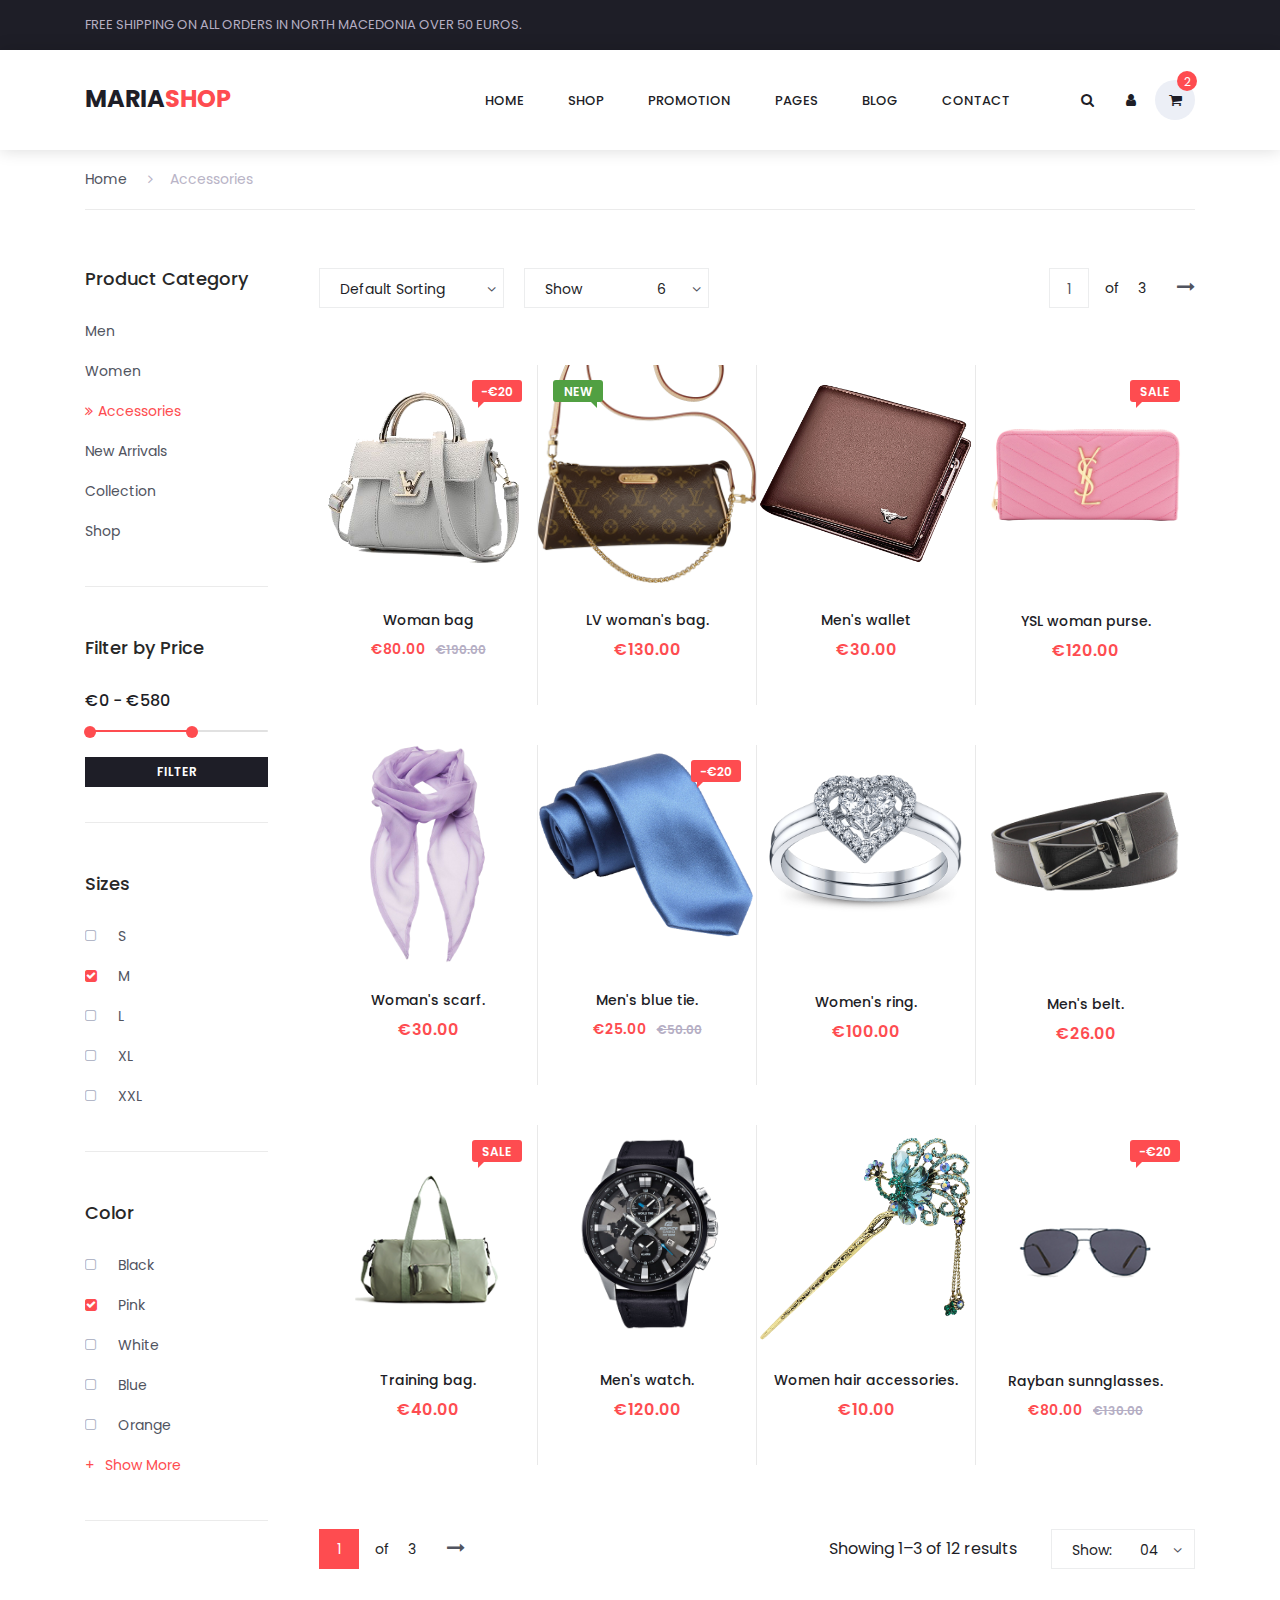
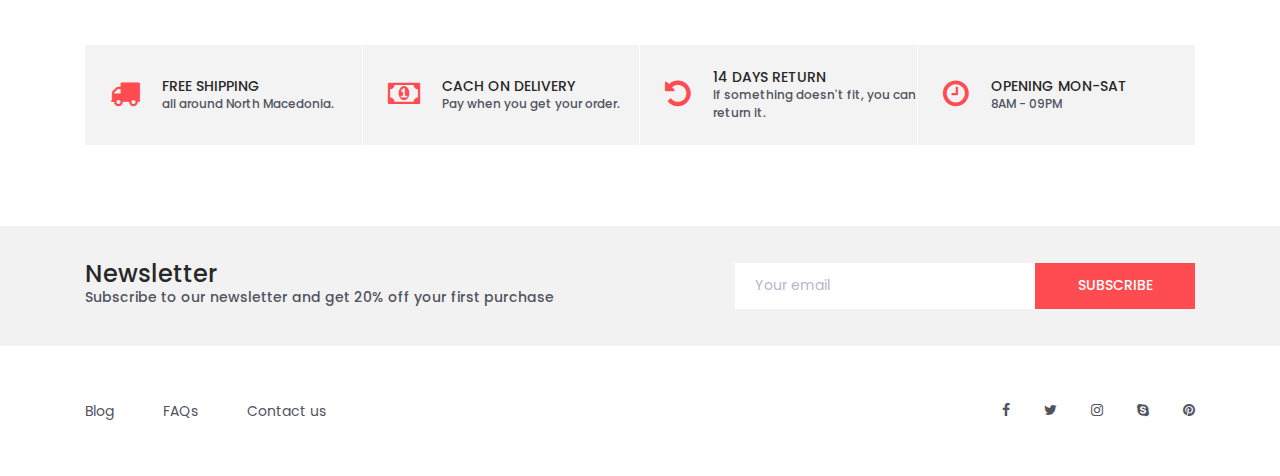
<file: accesories.html>
<!DOCTYPE html>
<html lang="en">
<head>
<title>MARIA Shop Categories</title>
<meta charset="utf-8">
<meta name="viewport" content="width=device-width, initial-scale=1">
<link rel="stylesheet" type="text/css" href="styles/bootstrap4/bootstrap.min.css">
<link href="plugins/font-awesome-4.7.0/css/font-awesome.min.css" rel="stylesheet" type="text/css">
<link rel="stylesheet" type="text/css" href="plugins/OwlCarousel2-2.2.1/owl.carousel.css">
<link rel="stylesheet" type="text/css" href="plugins/OwlCarousel2-2.2.1/owl.theme.default.css">
<link rel="stylesheet" type="text/css" href="plugins/OwlCarousel2-2.2.1/animate.css">
<link rel="stylesheet" type="text/css" href="plugins/jquery-ui-1.12.1.custom/jquery-ui.css">
<link rel="stylesheet" type="text/css" href="styles/categories_styles.css">
<link rel="stylesheet" type="text/css" href="styles/categories_responsive.css">
</head>

<body>

<div class="super_container">

	<!-- Header -->

	<header class="header trans_300">

		<!-- Top Navigation -->

		<div class="top_nav">
			<div class="container">
				<div class="row">
					<div class="col-md-6">
						<div class="top_nav_left">free shipping on all orders in North Macedonia over 50 euros.</div>
					</div>
				</div>
			</div>
		</div>

		<!-- Main Navigation -->

		<div class="main_nav_container">
			<div class="container">
				<div class="row">
					<div class="col-lg-12 text-right">
						<div class="logo_container">
							<a href="index.html">Maria<span>shop</span></a>
						</div>
						<nav class="navbar">
							<ul class="navbar_menu">
								<li><a href="index.html">home</a></li>
								<li><a href="#">shop</a></li>
								<li><a href="#">promotion</a></li>
								<li><a href="#">pages</a></li>
								<li><a href="#">blog</a></li>
								<li><a href="contact.html">contact</a></li>
							</ul>
							<ul class="navbar_user">
								<li><a href="#"><i class="fa fa-search" aria-hidden="true"></i></a></li>
								<li><a href="#"><i class="fa fa-user" aria-hidden="true"></i></a></li>
								<li class="checkout">
									<a href="#">
										<i class="fa fa-shopping-cart" aria-hidden="true"></i>
										<span id="checkout_items" class="checkout_items">2</span>
									</a>
								</li>
							</ul>
							<div class="hamburger_container">
								<i class="fa fa-bars" aria-hidden="true"></i>
							</div>
						</nav>
					</div>
				</div>
			</div>
		</div>

	</header>

	<div class="fs_menu_overlay"></div>

	<!-- Hamburger Menu -->

	<div class="hamburger_menu">
		<div class="hamburger_close"><i class="fa fa-times" aria-hidden="true"></i></div>
		<div class="hamburger_menu_content text-right">
			<ul class="menu_top_nav">
				<li class="menu_item"><a href="index.html">home</a></li>
				<li class="menu_item"><a href="#">shop</a></li>
				<li class="menu_item"><a href="#">promotion</a></li>
				<li class="menu_item"><a href="#">pages</a></li>
				<li class="menu_item"><a href="#">blog</a></li>
				<li class="menu_item"><a href="contact.html">contact</a></li>
			</ul>
		</div>
	</div>

	<div class="container product_section_container">
		<div class="row">
			<div class="col product_section clearfix">

				<!-- Breadcrumbs -->

				<div class="breadcrumbs d-flex flex-row align-items-center">
					<ul>
						<li><a href="index.html">Home</a></li>
						<li class="active"><a href="accesories.html"><i class="fa fa-angle-right" aria-hidden="true"></i>Accessories</a></li>
					</ul>
				</div>

				<!-- Sidebar -->

				<div class="sidebar">
					<div class="sidebar_section">
						<div class="sidebar_title">
							<h5>Product Category</h5>
						</div>
						<ul class="sidebar_categories"> 
							<li><a href="menCat.html">Men</a></li>
							<li><a href="womenCat.html">Women</a></li>
							<li class="active"><a href="accesories.html"><span><i class="fa fa-angle-double-right" aria-hidden="true"></i></span>Accessories</a></li>
							<li><a href="#">New Arrivals</a></li>
							<li><a href="#">Collection</a></li>
							<li><a href="#">Shop</a></li>
						</ul>
					</div>

					<!-- Price Range Filtering -->
					<div class="sidebar_section">
						<div class="sidebar_title">
							<h5>Filter by Price</h5>
						</div>
						<p>
							<input type="text" id="amount" readonly style="border:0; color:#f6931f; font-weight:bold;">
						</p>
						<div id="slider-range"></div>
						<div class="filter_button"><span>filter</span></div>
					</div>

					<!-- Sizes -->
					<div class="sidebar_section">
						<div class="sidebar_title">
							<h5>Sizes</h5>
						</div>
						<ul class="checkboxes">
							<li><i class="fa fa-square-o" aria-hidden="true"></i><span>S</span></li>
							<li class="active"><i class="fa fa-square" aria-hidden="true"></i><span>M</span></li>
							<li><i class="fa fa-square-o" aria-hidden="true"></i><span>L</span></li>
							<li><i class="fa fa-square-o" aria-hidden="true"></i><span>XL</span></li>
							<li><i class="fa fa-square-o" aria-hidden="true"></i><span>XXL</span></li>
						</ul>
					</div>

					<!-- Color -->
					<div class="sidebar_section">
						<div class="sidebar_title">
							<h5>Color</h5>
						</div>
						<ul class="checkboxes">
							<li><i class="fa fa-square-o" aria-hidden="true"></i><span>Black</span></li>
							<li class="active"><i class="fa fa-square" aria-hidden="true"></i><span>Pink</span></li>
							<li><i class="fa fa-square-o" aria-hidden="true"></i><span>White</span></li>
							<li><i class="fa fa-square-o" aria-hidden="true"></i><span>Blue</span></li>
							<li><i class="fa fa-square-o" aria-hidden="true"></i><span>Orange</span></li>
							<li><i class="fa fa-square-o" aria-hidden="true"></i><span>Gray</span></li>
							<li><i class="fa fa-square-o" aria-hidden="true"></i><span>Purple</span></li>
							<li><i class="fa fa-square-o" aria-hidden="true"></i><span>Yellow</span></li>
							<li><i class="fa fa-square-o" aria-hidden="true"></i><span>Begue</span></li>
							<li><i class="fa fa-square-o" aria-hidden="true"></i><span>Coral</span></li>
							<li><i class="fa fa-square-o" aria-hidden="true"></i><span>Neavy</span></li>
						</ul>
						<div class="show_more">
							<span><span>+</span>Show More</span>
						</div>
					</div>

				</div>

				<!-- Main Content -->

				<div class="main_content">

					<!-- Products -->

					<div class="products_iso">
						<div class="row">
							<div class="col">

								<!-- Product Sorting -->

								<div class="product_sorting_container product_sorting_container_top">
									<ul class="product_sorting">
										<li>
											<span class="type_sorting_text">Default Sorting</span>
											<i class="fa fa-angle-down"></i>
											<ul class="sorting_type">
												<li class="type_sorting_btn" data-isotope-option='{ "sortBy": "original-order" }'><span>Default Sorting</span></li>
												<li class="type_sorting_btn" data-isotope-option='{ "sortBy": "price" }'><span>Price</span></li>
												<li class="type_sorting_btn" data-isotope-option='{ "sortBy": "name" }'><span>Product Name</span></li>
											</ul>
										</li>
										<li>
											<span>Show</span>
											<span class="num_sorting_text">6</span>
											<i class="fa fa-angle-down"></i>
											<ul class="sorting_num">
												<li class="num_sorting_btn"><span>6</span></li>
												<li class="num_sorting_btn"><span>12</span></li>
												<li class="num_sorting_btn"><span>24</span></li>
											</ul>
										</li>
									</ul>
									<div class="pages d-flex flex-row align-items-center">
										<div class="page_current">
											<span>1</span>
											<ul class="page_selection">
												<li><a href="#">1</a></li>
												<li><a href="#">2</a></li>
												<li><a href="#">3</a></li>
											</ul>
										</div>
										<div class="page_total"><span>of</span> 3</div>
										<div id="next_page" class="page_next"><a href="#"><i class="fa fa-long-arrow-right" aria-hidden="true"></i></a></div>
									</div>

								</div>

								<!-- Product Grid -->

								<div class="product-grid">

									<!-- Product 1 -->

									<div class="product-item woman accessories">
										<div class="product discount product_filter">
											<div class="product_image">
												<img src="images/handBag.png" alt="">
											</div>
											<div class="favorite favorite_left"></div>
											<div class="product_bubble product_bubble_right product_bubble_red d-flex flex-column align-items-center"><span>-€20</span></div>
											<div class="product_info">
												<h6 class="product_name"><a href="single.html">Woman bag</a></h6>
												<div class="product_price">€80.00<span>€190.00</span></div>
											</div>
										</div>
										<div class="red_button add_to_cart_button"><a href="#">add to cart</a></div>
									</div>

									<!-- Product 2 -->

									<div class="product-item woman accessories">
										<div class="product product_filter">
											<div class="product_image">
												<img src="images/handbagLV.png" alt="">
											</div>
											<div class="favorite"></div>
											<div class="product_bubble product_bubble_left product_bubble_green d-flex flex-column align-items-center"><span>new</span></div>
											<div class="product_info">
												<h6 class="product_name"><a href="single.html">LV woman's bag.</a></h6>
												<div class="product_price">€130.00</div>
											</div>
										</div>
										<div class="red_button add_to_cart_button"><a href="#">add to cart</a></div>
									</div>

									<!-- Product 3 -->

									<div class="product-item men accessories">
										<div class="product product_filter">
											<div class="product_image">
												<img src="images/walletMen.png" alt="">
											</div>
											<div class="favorite"></div>
											<div class="product_info">
												<h6 class="product_name"><a href="single.html">Men's wallet</a></h6>
												<div class="product_price">€30.00</div>
											</div>
										</div>
										<div class="red_button add_to_cart_button"><a href="#">add to cart</a></div>
									</div>

									<!-- Product 4 -->

									<div class="product-item women accessories">
										<div class="product product_filter">
											<div class="product_image">
												<img src="images/YSLpurse.png" alt="">
											</div>
											<div class="product_bubble product_bubble_right product_bubble_red d-flex flex-column align-items-center"><span>sale</span></div>
											<div class="favorite favorite_left"></div>
											<div class="product_info">
												<h6 class="product_name"><a href="single.html">YSL woman purse.</a></h6>
												<div class="product_price">€120.00</div>
											</div>
										</div>
										<div class="red_button add_to_cart_button"><a href="#">add to cart</a></div>
									</div>

									<!-- Product 5 -->

									<div class="product-item women accessories">
										<div class="product product_filter">
											<div class="product_image">
												<img src="images/scarfWoman.png" alt="">
											</div>
											<div class="favorite"></div>
											<div class="product_info">
												<h6 class="product_name"><a href="single.html">Woman's scarf.</a></h6>
												<div class="product_price">€30.00</div>
											</div>
										</div>
										<div class="red_button add_to_cart_button"><a href="#">add to cart</a></div>
									</div>

									<!-- Product 6 -->

									<div class="product-item men accessories">
										<div class="product discount product_filter">
											<div class="product_image">
												<img src="images/menTie.png" alt="">
											</div>
											<div class="favorite favorite_left"></div>
											<div class="product_bubble product_bubble_right product_bubble_red d-flex flex-column align-items-center"><span>-€20</span></div>
											<div class="product_info">
												<h6 class="product_name"><a href="single.html">Men's blue tie.</a></h6>
												<div class="product_price">€25.00<span>€50.00</span></div>
											</div>
										</div>
										<div class="red_button add_to_cart_button"><a href="#">add to cart</a></div>
									</div>

									<!-- Product 7 -->

									<div class="product-item women accessories">
										<div class="product product_filter">
											<div class="product_image">
												<img src="images/ring.png" alt="">
											</div>
											<div class="favorite"></div>
											<div class="product_info">
												<h6 class="product_name"><a href="single.html"><br> Women's ring.</a></h6>
												<div class="product_price">€100.00</div>
											</div>
										</div>
										<div class="red_button add_to_cart_button"><a href="#">add to cart</a></div>
									</div>

									<!-- Product 8 -->

									<div class="product-item men accessories">
										<div class="product product_filter">
											<div class="product_image">
												<img src="images/menBelt.png" alt="">
											</div>
											<div class="favorite"></div>
											<div class="product_info">
												<h6 class="product_name"><a href="single.html"><br><br><br>  Men's belt.</a></h6>
												<div class="product_price">€26.00</div>
											</div>
										</div>
										<div class="red_button add_to_cart_button"><a href="#">add to cart</a></div>
									</div>

									<!-- Product 9 -->

									<div class="product-item women accessories">
										<div class="product product_filter">
											<div class="product_image">
												<img src="images/product_4.png" alt="">
											</div>
											<div class="product_bubble product_bubble_right product_bubble_red d-flex flex-column align-items-center"><span>sale</span></div>
											<div class="favorite favorite_left"></div>
											<div class="product_info">
												<h6 class="product_name"><a href="single.html">Training bag.</a></h6>
												<div class="product_price">€40.00</div>
											</div>
										</div>
										<div class="red_button add_to_cart_button"><a href="#">add to cart</a></div>
									</div>

									<!-- Product 10 -->

									<div class="product-item men accessories">
										<div class="product product_filter">
											<div class="product_image">
												<img src="images/menWatch.png" alt="">
											</div>
											<div class="favorite"></div>
											<div class="product_info">
												<h6 class="product_name"><a href="single.html"> Men's watch.</a></h6>
												<div class="product_price">€120.00</div>
											</div>
										</div>
										<div class="red_button add_to_cart_button"><a href="#">add to cart</a></div>
									</div>

									<!-- Product 11 -->

									<div class="product-item women accessories">
										<div class="product product_filter">
											<div class="product_image">
												<img src="images/hairaccessories.png" alt="">
											</div>
											<div class="favorite"></div>
											<div class="product_info">
												<h6 class="product_name"><a href="single.html">  Women hair accessories.</a></h6>
												<div class="product_price">€10.00</div>
											</div>
										</div>
										<div class="red_button add_to_cart_button"><a href="#">add to cart</a></div>
									</div>

									<!-- Product 12 -->

									<div class="product-item accessories">
										<div class="product discount product_filter">
											<div class="product_image">
												<img src="images/product_6.png" alt="">
											</div>
											<div class="favorite favorite_left"></div>
											<div class="product_bubble product_bubble_right product_bubble_red d-flex flex-column align-items-center"><span>-€20</span></div>
											<div class="product_info">
												<h6 class="product_name"><a href="single.html"> Rayban sunnglasses.</a></h6>
												<div class="product_price">€80.00<span>€130.00</span></div>
											</div>
										</div>
										<div class="red_button add_to_cart_button"><a href="#">add to cart</a></div>
									</div>
								</div>

								<!-- Product Sorting -->

								<div class="product_sorting_container product_sorting_container_bottom clearfix">
									<ul class="product_sorting">
										<li>
											<span>Show:</span>
											<span class="num_sorting_text">04</span>
											<i class="fa fa-angle-down"></i>
											<ul class="sorting_num">
												<li class="num_sorting_btn"><span>01</span></li>
												<li class="num_sorting_btn"><span>02</span></li>
												<li class="num_sorting_btn"><span>03</span></li>
												<li class="num_sorting_btn"><span>04</span></li>
											</ul>
										</li>
									</ul>
									<span class="showing_results">Showing 1–3 of 12 results</span>
									<div class="pages d-flex flex-row align-items-center">
										<div class="page_current">
											<span>1</span>
											<ul class="page_selection">
												<li><a href="#">1</a></li>
												<li><a href="#">2</a></li>
												<li><a href="#">3</a></li>
											</ul>
										</div>
										<div class="page_total"><span>of</span> 3</div>
										<div id="next_page_1" class="page_next"><a href="#"><i class="fa fa-long-arrow-right" aria-hidden="true"></i></a></div>
									</div>

								</div>

							</div>
						</div>
					</div>
				</div>
			</div>
		</div>
	</div>

	<!-- Benefit -->

	<div class="benefit">
		<div class="container">
			<div class="row benefit_row">
				<div class="col-lg-3 benefit_col">
					<div class="benefit_item d-flex flex-row align-items-center">
						<div class="benefit_icon"><i class="fa fa-truck" aria-hidden="true"></i></div>
						<div class="benefit_content">
							<h6>free shipping</h6>
							<p>all around North Macedonia.</p>
						</div>
					</div>
				</div>
				<div class="col-lg-3 benefit_col">
					<div class="benefit_item d-flex flex-row align-items-center">
						<div class="benefit_icon"><i class="fa fa-money" aria-hidden="true"></i></div>
						<div class="benefit_content">
							<h6>cach on delivery</h6>
							<p>Pay when you get your order.</p>
						</div>
					</div>
				</div>
				<div class="col-lg-3 benefit_col">
					<div class="benefit_item d-flex flex-row align-items-center">
						<div class="benefit_icon"><i class="fa fa-undo" aria-hidden="true"></i></div>
						<div class="benefit_content">
							<h6>14 days return</h6>
							<p>If something doesn't fit, you can return it.</p>
						</div>
					</div>
				</div>
				<div class="col-lg-3 benefit_col">
					<div class="benefit_item d-flex flex-row align-items-center">
						<div class="benefit_icon"><i class="fa fa-clock-o" aria-hidden="true"></i></div>
						<div class="benefit_content">
							<h6>opening mon-sat</h6>
							<p>8AM - 09PM</p>
						</div>
					</div>
				</div>
			</div>
		</div>
	</div>

	<!-- Newsletter -->

	<div class="newsletter">
		<div class="container">
			<div class="row">
				<div class="col-lg-6">
					<div class="newsletter_text d-flex flex-column justify-content-center align-items-lg-start align-items-md-center text-center">
						<h4>Newsletter</h4>
						<p>Subscribe to our newsletter and get 20% off your first purchase</p>
					</div>
				</div>
				<div class="col-lg-6">
					<div class="newsletter_form d-flex flex-md-row flex-column flex-xs-column align-items-center justify-content-lg-end justify-content-center">
						<input id="newsletter_email" type="email" placeholder="Your email" required="required" data-error="Valid email is required.">
						<button id="newsletter_submit" type="submit" class="newsletter_submit_btn trans_300" value="Submit">subscribe</button>
					</div>
				</div>
			</div>
		</div>
	</div>

	<!-- Footer -->

	<footer class="footer">
		<div class="container">
			<div class="row">
				<div class="col-lg-6">
					<div class="footer_nav_container d-flex flex-sm-row flex-column align-items-center justify-content-lg-start justify-content-center text-center">
						<ul class="footer_nav">
							<li><a href="#">Blog</a></li>
							<li><a href="#">FAQs</a></li>
							<li><a href="contact.html">Contact us</a></li>
						</ul>
					</div>
				</div>
				<div class="col-lg-6">
					<div class="footer_social d-flex flex-row align-items-center justify-content-lg-end justify-content-center">
						<ul>
							<li><a href="#"><i class="fa fa-facebook" aria-hidden="true"></i></a></li>
							<li><a href="#"><i class="fa fa-twitter" aria-hidden="true"></i></a></li>
							<li><a href="#"><i class="fa fa-instagram" aria-hidden="true"></i></a></li>
							<li><a href="#"><i class="fa fa-skype" aria-hidden="true"></i></a></li>
							<li><a href="#"><i class="fa fa-pinterest" aria-hidden="true"></i></a></li>
						</ul>
					</div>
				</div>
			</div>
	</footer>

</div>

<script src="js/jquery-3.2.1.min.js"></script>
<script src="styles/bootstrap4/popper.js"></script>
<script src="styles/bootstrap4/bootstrap.min.js"></script>
<script src="plugins/Isotope/isotope.pkgd.min.js"></script>
<script src="plugins/OwlCarousel2-2.2.1/owl.carousel.js"></script>
<script src="plugins/easing/easing.js"></script>
<script src="plugins/jquery-ui-1.12.1.custom/jquery-ui.js"></script>
<script src="js/categories_custom.js"></script>
</body>

</html>
</file>
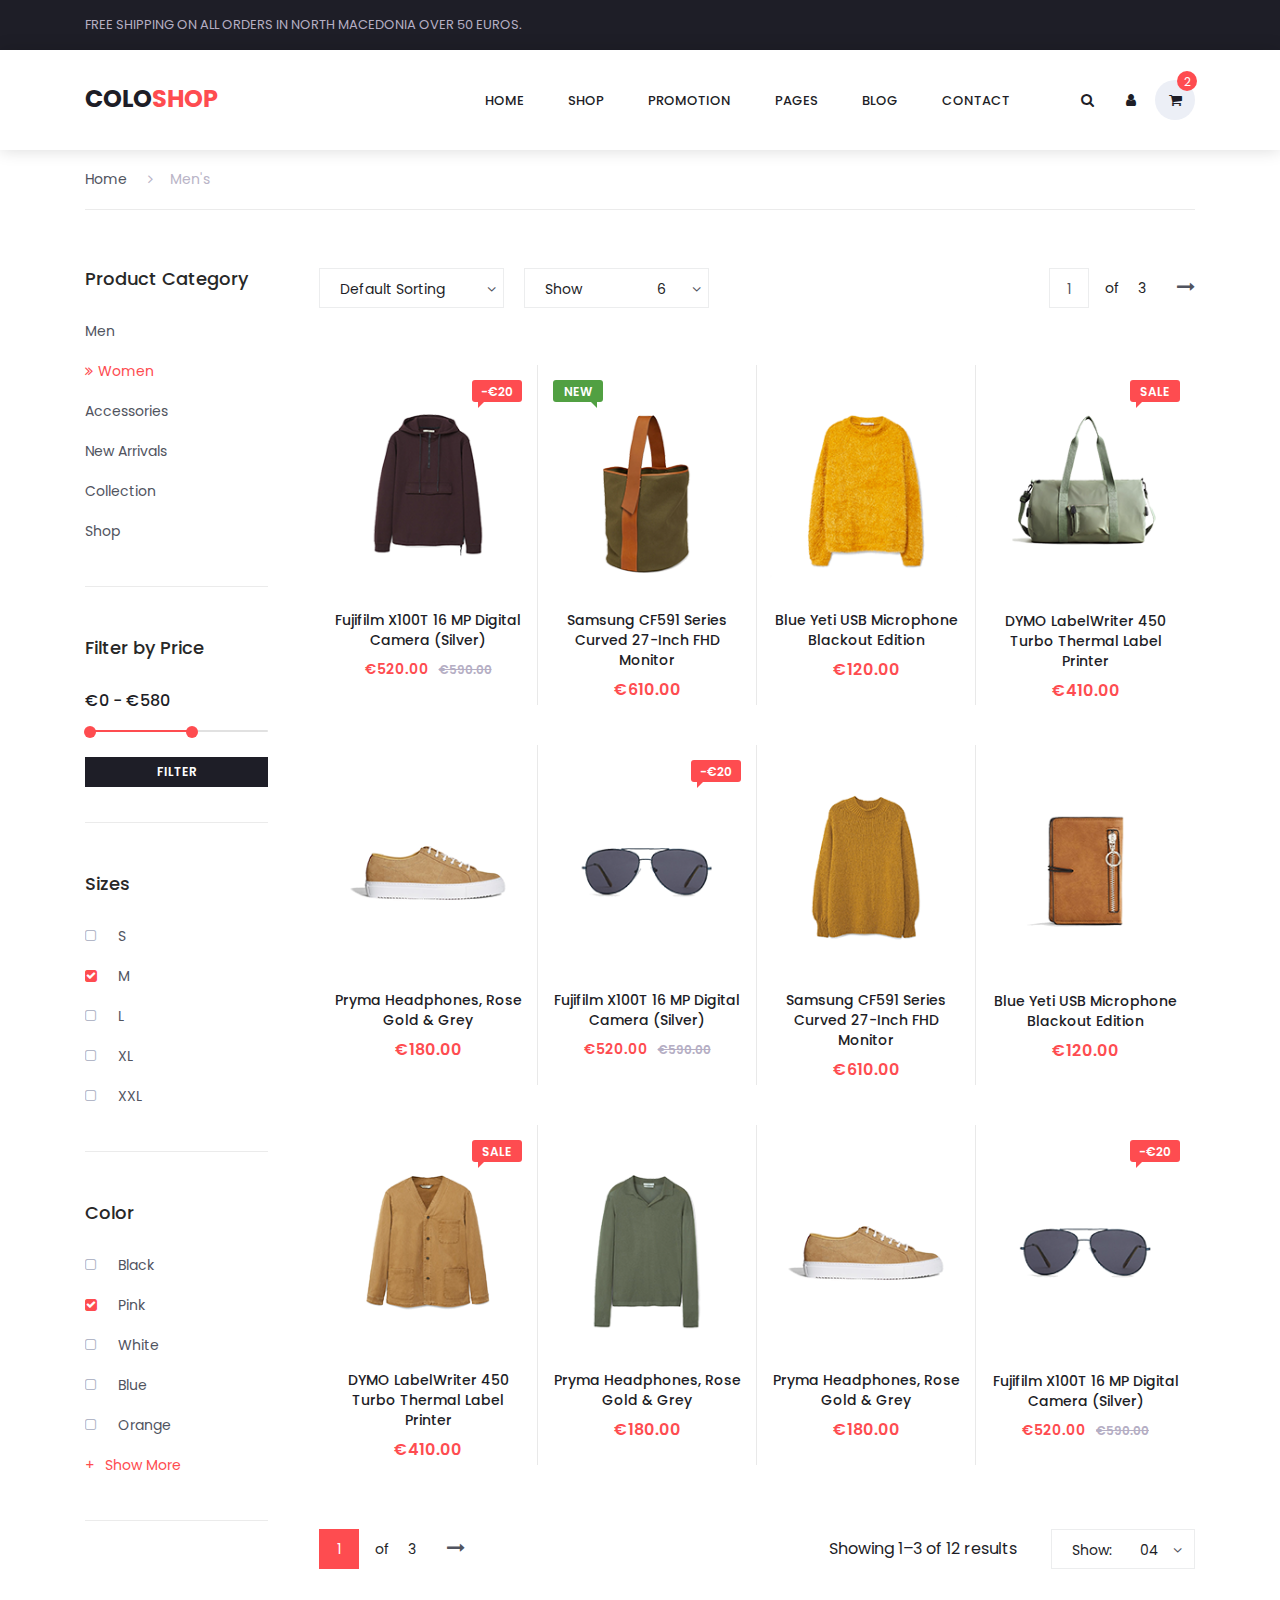
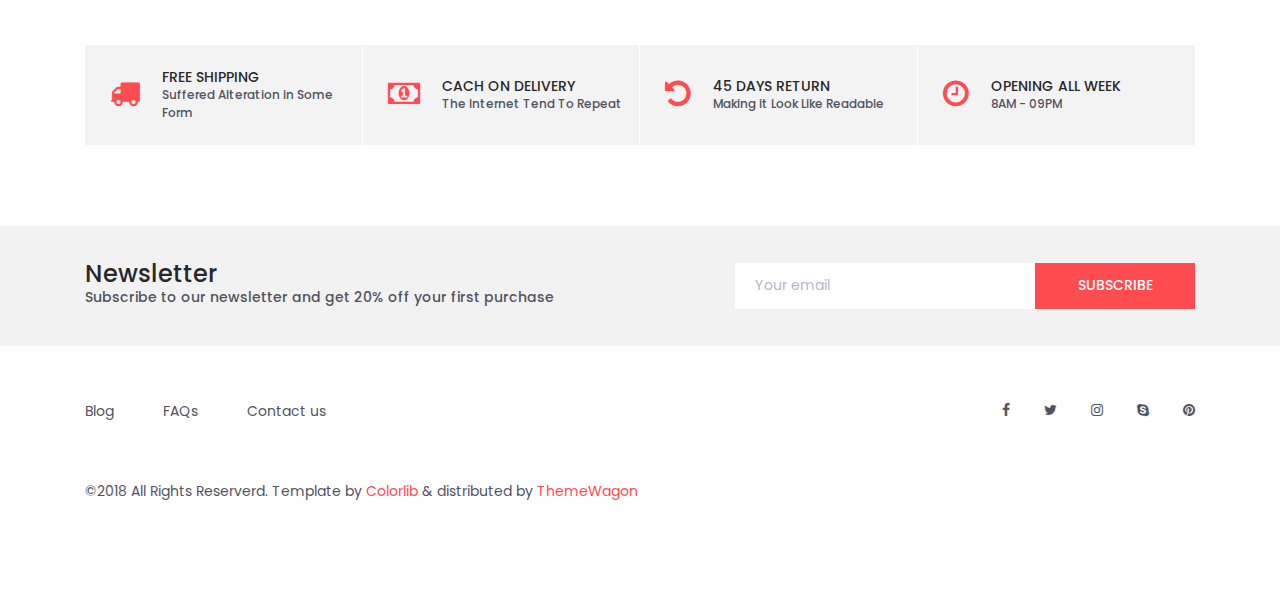
<file: categories.html>
<!DOCTYPE html>
<html lang="en">
<head>
<title>MARIA Shop Categories</title>
<meta charset="utf-8">
<meta name="viewport" content="width=device-width, initial-scale=1">
<link rel="stylesheet" type="text/css" href="styles/bootstrap4/bootstrap.min.css">
<link href="plugins/font-awesome-4.7.0/css/font-awesome.min.css" rel="stylesheet" type="text/css">
<link rel="stylesheet" type="text/css" href="plugins/OwlCarousel2-2.2.1/owl.carousel.css">
<link rel="stylesheet" type="text/css" href="plugins/OwlCarousel2-2.2.1/owl.theme.default.css">
<link rel="stylesheet" type="text/css" href="plugins/OwlCarousel2-2.2.1/animate.css">
<link rel="stylesheet" type="text/css" href="plugins/jquery-ui-1.12.1.custom/jquery-ui.css">
<link rel="stylesheet" type="text/css" href="styles/categories_styles.css">
<link rel="stylesheet" type="text/css" href="styles/categories_responsive.css">
</head>

<body>

<div class="super_container">

	<!-- Header -->

	<header class="header trans_300">

		<!-- Top Navigation -->

		<div class="top_nav">
			<div class="container">
				<div class="row">
					<div class="col-md-6">
						<div class="top_nav_left">FREE SHIPPING ON ALL ORDERS IN NORTH MACEDONIA OVER 50 EUROS.</div>
					</div>
				</div>
			</div>
		</div>

		<!-- Main Navigation -->

		<div class="main_nav_container">
			<div class="container">
				<div class="row">
					<div class="col-lg-12 text-right">
						<div class="logo_container">
							<a href="#">colo<span>shop</span></a>
						</div>
						<nav class="navbar">
							<ul class="navbar_menu">
								<li><a href="index.html">home</a></li>
								<li><a href="#">shop</a></li>
								<li><a href="#">promotion</a></li>
								<li><a href="#">pages</a></li>
								<li><a href="#">blog</a></li>
								<li><a href="contact.html">contact</a></li>
							</ul>
							<ul class="navbar_user">
								<li><a href="#"><i class="fa fa-search" aria-hidden="true"></i></a></li>
								<li><a href="#"><i class="fa fa-user" aria-hidden="true"></i></a></li>
								<li class="checkout">
									<a href="#">
										<i class="fa fa-shopping-cart" aria-hidden="true"></i>
										<span id="checkout_items" class="checkout_items">2</span>
									</a>
								</li>
							</ul>
							<div class="hamburger_container">
								<i class="fa fa-bars" aria-hidden="true"></i>
							</div>
						</nav>
					</div>
				</div>
			</div>
		</div>

	</header>

	<div class="fs_menu_overlay"></div>

	<!-- Hamburger Menu -->

	<div class="hamburger_menu">
		<div class="hamburger_close"><i class="fa fa-times" aria-hidden="true"></i></div>
		<div class="hamburger_menu_content text-right">
			<ul class="menu_top_nav">
				<li class="menu_item"><a href="#">home</a></li>
				<li class="menu_item"><a href="#">shop</a></li>
				<li class="menu_item"><a href="#">promotion</a></li>
				<li class="menu_item"><a href="#">pages</a></li>
				<li class="menu_item"><a href="#">blog</a></li>
				<li class="menu_item"><a href="#">contact</a></li>
			</ul>
		</div>
	</div>

	<div class="container product_section_container">
		<div class="row">
			<div class="col product_section clearfix">

				<!-- Breadcrumbs -->

				<div class="breadcrumbs d-flex flex-row align-items-center">
					<ul>
						<li><a href="index.html">Home</a></li>
						<li class="active"><a href="index.html"><i class="fa fa-angle-right" aria-hidden="true"></i>Men's</a></li>
					</ul>
				</div>

				<!-- Sidebar -->

				<div class="sidebar">
					<div class="sidebar_section">
						<div class="sidebar_title">
							<h5>Product Category</h5>
						</div>
						<ul class="sidebar_categories">
							<li><a href="#">Men</a></li>
							<li class="active"><a href="#"><span><i class="fa fa-angle-double-right" aria-hidden="true"></i></span>Women</a></li>
							<li><a href="#">Accessories</a></li>
							<li><a href="#">New Arrivals</a></li>
							<li><a href="#">Collection</a></li>
							<li><a href="#">Shop</a></li>
						</ul>
					</div>

					<!-- Price Range Filtering -->
					<div class="sidebar_section">
						<div class="sidebar_title">
							<h5>Filter by Price</h5>
						</div>
						<p>
							<input type="text" id="amount" readonly style="border:0; color:#f6931f; font-weight:bold;">
						</p>
						<div id="slider-range"></div>
						<div class="filter_button"><span>filter</span></div>
					</div>

					<!-- Sizes -->
					<div class="sidebar_section">
						<div class="sidebar_title">
							<h5>Sizes</h5>
						</div>
						<ul class="checkboxes">
							<li><i class="fa fa-square-o" aria-hidden="true"></i><span>S</span></li>
							<li class="active"><i class="fa fa-square" aria-hidden="true"></i><span>M</span></li>
							<li><i class="fa fa-square-o" aria-hidden="true"></i><span>L</span></li>
							<li><i class="fa fa-square-o" aria-hidden="true"></i><span>XL</span></li>
							<li><i class="fa fa-square-o" aria-hidden="true"></i><span>XXL</span></li>
						</ul>
					</div>

					<!-- Color -->
					<div class="sidebar_section">
						<div class="sidebar_title">
							<h5>Color</h5>
						</div>
						<ul class="checkboxes">
							<li><i class="fa fa-square-o" aria-hidden="true"></i><span>Black</span></li>
							<li class="active"><i class="fa fa-square" aria-hidden="true"></i><span>Pink</span></li>
							<li><i class="fa fa-square-o" aria-hidden="true"></i><span>White</span></li>
							<li><i class="fa fa-square-o" aria-hidden="true"></i><span>Blue</span></li>
							<li><i class="fa fa-square-o" aria-hidden="true"></i><span>Orange</span></li>
							<li><i class="fa fa-square-o" aria-hidden="true"></i><span>White</span></li>
							<li><i class="fa fa-square-o" aria-hidden="true"></i><span>Blue</span></li>
							<li><i class="fa fa-square-o" aria-hidden="true"></i><span>Orange</span></li>
							<li><i class="fa fa-square-o" aria-hidden="true"></i><span>White</span></li>
							<li><i class="fa fa-square-o" aria-hidden="true"></i><span>Blue</span></li>
							<li><i class="fa fa-square-o" aria-hidden="true"></i><span>Orange</span></li>
						</ul>
						<div class="show_more">
							<span><span>+</span>Show More</span>
						</div>
					</div>

				</div>

				<!-- Main Content -->

				<div class="main_content">

					<!-- Products -->

					<div class="products_iso">
						<div class="row">
							<div class="col">

								<!-- Product Sorting -->

								<div class="product_sorting_container product_sorting_container_top">
									<ul class="product_sorting">
										<li>
											<span class="type_sorting_text">Default Sorting</span>
											<i class="fa fa-angle-down"></i>
											<ul class="sorting_type">
												<li class="type_sorting_btn" data-isotope-option='{ "sortBy": "original-order" }'><span>Default Sorting</span></li>
												<li class="type_sorting_btn" data-isotope-option='{ "sortBy": "price" }'><span>Price</span></li>
												<li class="type_sorting_btn" data-isotope-option='{ "sortBy": "name" }'><span>Product Name</span></li>
											</ul>
										</li>
										<li>
											<span>Show</span>
											<span class="num_sorting_text">6</span>
											<i class="fa fa-angle-down"></i>
											<ul class="sorting_num">
												<li class="num_sorting_btn"><span>6</span></li>
												<li class="num_sorting_btn"><span>12</span></li>
												<li class="num_sorting_btn"><span>24</span></li>
											</ul>
										</li>
									</ul>
									<div class="pages d-flex flex-row align-items-center">
										<div class="page_current">
											<span>1</span>
											<ul class="page_selection">
												<li><a href="#">1</a></li>
												<li><a href="#">2</a></li>
												<li><a href="#">3</a></li>
											</ul>
										</div>
										<div class="page_total"><span>of</span> 3</div>
										<div id="next_page" class="page_next"><a href="#"><i class="fa fa-long-arrow-right" aria-hidden="true"></i></a></div>
									</div>

								</div>

								<!-- Product Grid -->

								<div class="product-grid">

									<!-- Product 1 -->

									<div class="product-item men">
										<div class="product discount product_filter">
											<div class="product_image">
												<img src="images/product_1.png" alt="">
											</div>
											<div class="favorite favorite_left"></div>
											<div class="product_bubble product_bubble_right product_bubble_red d-flex flex-column align-items-center"><span>-€20</span></div>
											<div class="product_info">
												<h6 class="product_name"><a href="single.html">Fujifilm X100T 16 MP Digital Camera (Silver)</a></h6>
												<div class="product_price">€520.00<span>€590.00</span></div>
											</div>
										</div>
										<div class="red_button add_to_cart_button"><a href="#">add to cart</a></div>
									</div>

									<!-- Product 2 -->

									<div class="product-item women">
										<div class="product product_filter">
											<div class="product_image">
												<img src="images/product_2.png" alt="">
											</div>
											<div class="favorite"></div>
											<div class="product_bubble product_bubble_left product_bubble_green d-flex flex-column align-items-center"><span>new</span></div>
											<div class="product_info">
												<h6 class="product_name"><a href="single.html">Samsung CF591 Series Curved 27-Inch FHD Monitor</a></h6>
												<div class="product_price">€610.00</div>
											</div>
										</div>
										<div class="red_button add_to_cart_button"><a href="#">add to cart</a></div>
									</div>

									<!-- Product 3 -->

									<div class="product-item women">
										<div class="product product_filter">
											<div class="product_image">
												<img src="images/product_3.png" alt="">
											</div>
											<div class="favorite"></div>
											<div class="product_info">
												<h6 class="product_name"><a href="single.html">Blue Yeti USB Microphone Blackout Edition</a></h6>
												<div class="product_price">€120.00</div>
											</div>
										</div>
										<div class="red_button add_to_cart_button"><a href="#">add to cart</a></div>
									</div>

									<!-- Product 4 -->

									<div class="product-item accessories">
										<div class="product product_filter">
											<div class="product_image">
												<img src="images/product_4.png" alt="">
											</div>
											<div class="product_bubble product_bubble_right product_bubble_red d-flex flex-column align-items-center"><span>sale</span></div>
											<div class="favorite favorite_left"></div>
											<div class="product_info">
												<h6 class="product_name"><a href="single.html">DYMO LabelWriter 450 Turbo Thermal Label Printer</a></h6>
												<div class="product_price">€410.00</div>
											</div>
										</div>
										<div class="red_button add_to_cart_button"><a href="#">add to cart</a></div>
									</div>

									<!-- Product 5 -->

									<div class="product-item women men">
										<div class="product product_filter">
											<div class="product_image">
												<img src="images/product_5.png" alt="">
											</div>
											<div class="favorite"></div>
											<div class="product_info">
												<h6 class="product_name"><a href="single.html">Pryma Headphones, Rose Gold & Grey</a></h6>
												<div class="product_price">€180.00</div>
											</div>
										</div>
										<div class="red_button add_to_cart_button"><a href="#">add to cart</a></div>
									</div>

									<!-- Product 6 -->

									<div class="product-item accessories">
										<div class="product discount product_filter">
											<div class="product_image">
												<img src="images/product_6.png" alt="">
											</div>
											<div class="favorite favorite_left"></div>
											<div class="product_bubble product_bubble_right product_bubble_red d-flex flex-column align-items-center"><span>-€20</span></div>
											<div class="product_info">
												<h6 class="product_name"><a href="single.html">Fujifilm X100T 16 MP Digital Camera (Silver)</a></h6>
												<div class="product_price">€520.00<span>€590.00</span></div>
											</div>
										</div>
										<div class="red_button add_to_cart_button"><a href="#">add to cart</a></div>
									</div>

									<!-- Product 7 -->

									<div class="product-item women">
										<div class="product product_filter">
											<div class="product_image">
												<img src="images/product_7.png" alt="">
											</div>
											<div class="favorite"></div>
											<div class="product_info">
												<h6 class="product_name"><a href="single.html">Samsung CF591 Series Curved 27-Inch FHD Monitor</a></h6>
												<div class="product_price">€610.00</div>
											</div>
										</div>
										<div class="red_button add_to_cart_button"><a href="#">add to cart</a></div>
									</div>

									<!-- Product 8 -->

									<div class="product-item accessories">
										<div class="product product_filter">
											<div class="product_image">
												<img src="images/product_8.png" alt="">
											</div>
											<div class="favorite"></div>
											<div class="product_info">
												<h6 class="product_name"><a href="single.html">Blue Yeti USB Microphone Blackout Edition</a></h6>
												<div class="product_price">€120.00</div>
											</div>
										</div>
										<div class="red_button add_to_cart_button"><a href="#">add to cart</a></div>
									</div>

									<!-- Product 9 -->

									<div class="product-item men">
										<div class="product product_filter">
											<div class="product_image">
												<img src="images/product_9.png" alt="">
											</div>
											<div class="product_bubble product_bubble_right product_bubble_red d-flex flex-column align-items-center"><span>sale</span></div>
											<div class="favorite favorite_left"></div>
											<div class="product_info">
												<h6 class="product_name"><a href="single.html">DYMO LabelWriter 450 Turbo Thermal Label Printer</a></h6>
												<div class="product_price">€410.00</div>
											</div>
										</div>
										<div class="red_button add_to_cart_button"><a href="#">add to cart</a></div>
									</div>

									<!-- Product 10 -->

									<div class="product-item men">
										<div class="product product_filter">
											<div class="product_image">
												<img src="images/product_10.png" alt="">
											</div>
											<div class="favorite"></div>
											<div class="product_info">
												<h6 class="product_name"><a href="single.html">Pryma Headphones, Rose Gold & Grey</a></h6>
												<div class="product_price">€180.00</div>
											</div>
										</div>
										<div class="red_button add_to_cart_button"><a href="#">add to cart</a></div>
									</div>

									<!-- Product 11 -->

									<div class="product-item women men">
										<div class="product product_filter">
											<div class="product_image">
												<img src="images/product_5.png" alt="">
											</div>
											<div class="favorite"></div>
											<div class="product_info">
												<h6 class="product_name"><a href="single.html">Pryma Headphones, Rose Gold & Grey</a></h6>
												<div class="product_price">€180.00</div>
											</div>
										</div>
										<div class="red_button add_to_cart_button"><a href="#">add to cart</a></div>
									</div>

									<!-- Product 12 -->

									<div class="product-item accessories">
										<div class="product discount product_filter">
											<div class="product_image">
												<img src="images/product_6.png" alt="">
											</div>
											<div class="favorite favorite_left"></div>
											<div class="product_bubble product_bubble_right product_bubble_red d-flex flex-column align-items-center"><span>-€20</span></div>
											<div class="product_info">
												<h6 class="product_name"><a href="single.html">Fujifilm X100T 16 MP Digital Camera (Silver)</a></h6>
												<div class="product_price">€520.00<span>€590.00</span></div>
											</div>
										</div>
										<div class="red_button add_to_cart_button"><a href="#">add to cart</a></div>
									</div>
								</div>

								<!-- Product Sorting -->

								<div class="product_sorting_container product_sorting_container_bottom clearfix">
									<ul class="product_sorting">
										<li>
											<span>Show:</span>
											<span class="num_sorting_text">04</span>
											<i class="fa fa-angle-down"></i>
											<ul class="sorting_num">
												<li class="num_sorting_btn"><span>01</span></li>
												<li class="num_sorting_btn"><span>02</span></li>
												<li class="num_sorting_btn"><span>03</span></li>
												<li class="num_sorting_btn"><span>04</span></li>
											</ul>
										</li>
									</ul>
									<span class="showing_results">Showing 1–3 of 12 results</span>
									<div class="pages d-flex flex-row align-items-center">
										<div class="page_current">
											<span>1</span>
											<ul class="page_selection">
												<li><a href="#">1</a></li>
												<li><a href="#">2</a></li>
												<li><a href="#">3</a></li>
											</ul>
										</div>
										<div class="page_total"><span>of</span> 3</div>
										<div id="next_page_1" class="page_next"><a href="#"><i class="fa fa-long-arrow-right" aria-hidden="true"></i></a></div>
									</div>

								</div>

							</div>
						</div>
					</div>
				</div>
			</div>
		</div>
	</div>

	<!-- Benefit -->

	<div class="benefit">
		<div class="container">
			<div class="row benefit_row">
				<div class="col-lg-3 benefit_col">
					<div class="benefit_item d-flex flex-row align-items-center">
						<div class="benefit_icon"><i class="fa fa-truck" aria-hidden="true"></i></div>
						<div class="benefit_content">
							<h6>free shipping</h6>
							<p>Suffered Alteration in Some Form</p>
						</div>
					</div>
				</div>
				<div class="col-lg-3 benefit_col">
					<div class="benefit_item d-flex flex-row align-items-center">
						<div class="benefit_icon"><i class="fa fa-money" aria-hidden="true"></i></div>
						<div class="benefit_content">
							<h6>cach on delivery</h6>
							<p>The Internet Tend To Repeat</p>
						</div>
					</div>
				</div>
				<div class="col-lg-3 benefit_col">
					<div class="benefit_item d-flex flex-row align-items-center">
						<div class="benefit_icon"><i class="fa fa-undo" aria-hidden="true"></i></div>
						<div class="benefit_content">
							<h6>45 days return</h6>
							<p>Making it Look Like Readable</p>
						</div>
					</div>
				</div>
				<div class="col-lg-3 benefit_col">
					<div class="benefit_item d-flex flex-row align-items-center">
						<div class="benefit_icon"><i class="fa fa-clock-o" aria-hidden="true"></i></div>
						<div class="benefit_content">
							<h6>opening all week</h6>
							<p>8AM - 09PM</p>
						</div>
					</div>
				</div>
			</div>
		</div>
	</div>

	<!-- Newsletter -->

	<div class="newsletter">
		<div class="container">
			<div class="row">
				<div class="col-lg-6">
					<div class="newsletter_text d-flex flex-column justify-content-center align-items-lg-start align-items-md-center text-center">
						<h4>Newsletter</h4>
						<p>Subscribe to our newsletter and get 20% off your first purchase</p>
					</div>
				</div>
				<div class="col-lg-6">
					<div class="newsletter_form d-flex flex-md-row flex-column flex-xs-column align-items-center justify-content-lg-end justify-content-center">
						<input id="newsletter_email" type="email" placeholder="Your email" required="required" data-error="Valid email is required.">
						<button id="newsletter_submit" type="submit" class="newsletter_submit_btn trans_300" value="Submit">subscribe</button>
					</div>
				</div>
			</div>
		</div>
	</div>

	<!-- Footer -->

	<footer class="footer">
		<div class="container">
			<div class="row">
				<div class="col-lg-6">
					<div class="footer_nav_container d-flex flex-sm-row flex-column align-items-center justify-content-lg-start justify-content-center text-center">
						<ul class="footer_nav">
							<li><a href="#">Blog</a></li>
							<li><a href="#">FAQs</a></li>
							<li><a href="contact.html">Contact us</a></li>
						</ul>
					</div>
				</div>
				<div class="col-lg-6">
					<div class="footer_social d-flex flex-row align-items-center justify-content-lg-end justify-content-center">
						<ul>
							<li><a href="#"><i class="fa fa-facebook" aria-hidden="true"></i></a></li>
							<li><a href="#"><i class="fa fa-twitter" aria-hidden="true"></i></a></li>
							<li><a href="#"><i class="fa fa-instagram" aria-hidden="true"></i></a></li>
							<li><a href="#"><i class="fa fa-skype" aria-hidden="true"></i></a></li>
							<li><a href="#"><i class="fa fa-pinterest" aria-hidden="true"></i></a></li>
						</ul>
					</div>
				</div>
			</div>
			<div class="row">
				<div class="col-lg-12">
					<div class="footer_nav_container">
						<div class="cr">©2018 All Rights Reserverd. Template by <a href="#">Colorlib</a> &amp; distributed by <a href="https://themewagon.com">ThemeWagon</a></div>
					</div>
				</div>
			</div>
		</div>
	</footer>

</div>

<script src="js/jquery-3.2.1.min.js"></script>
<script src="styles/bootstrap4/popper.js"></script>
<script src="styles/bootstrap4/bootstrap.min.js"></script>
<script src="plugins/Isotope/isotope.pkgd.min.js"></script>
<script src="plugins/OwlCarousel2-2.2.1/owl.carousel.js"></script>
<script src="plugins/easing/easing.js"></script>
<script src="plugins/jquery-ui-1.12.1.custom/jquery-ui.js"></script>
<script src="js/categories_custom.js"></script>
</body>

</html>
</file>
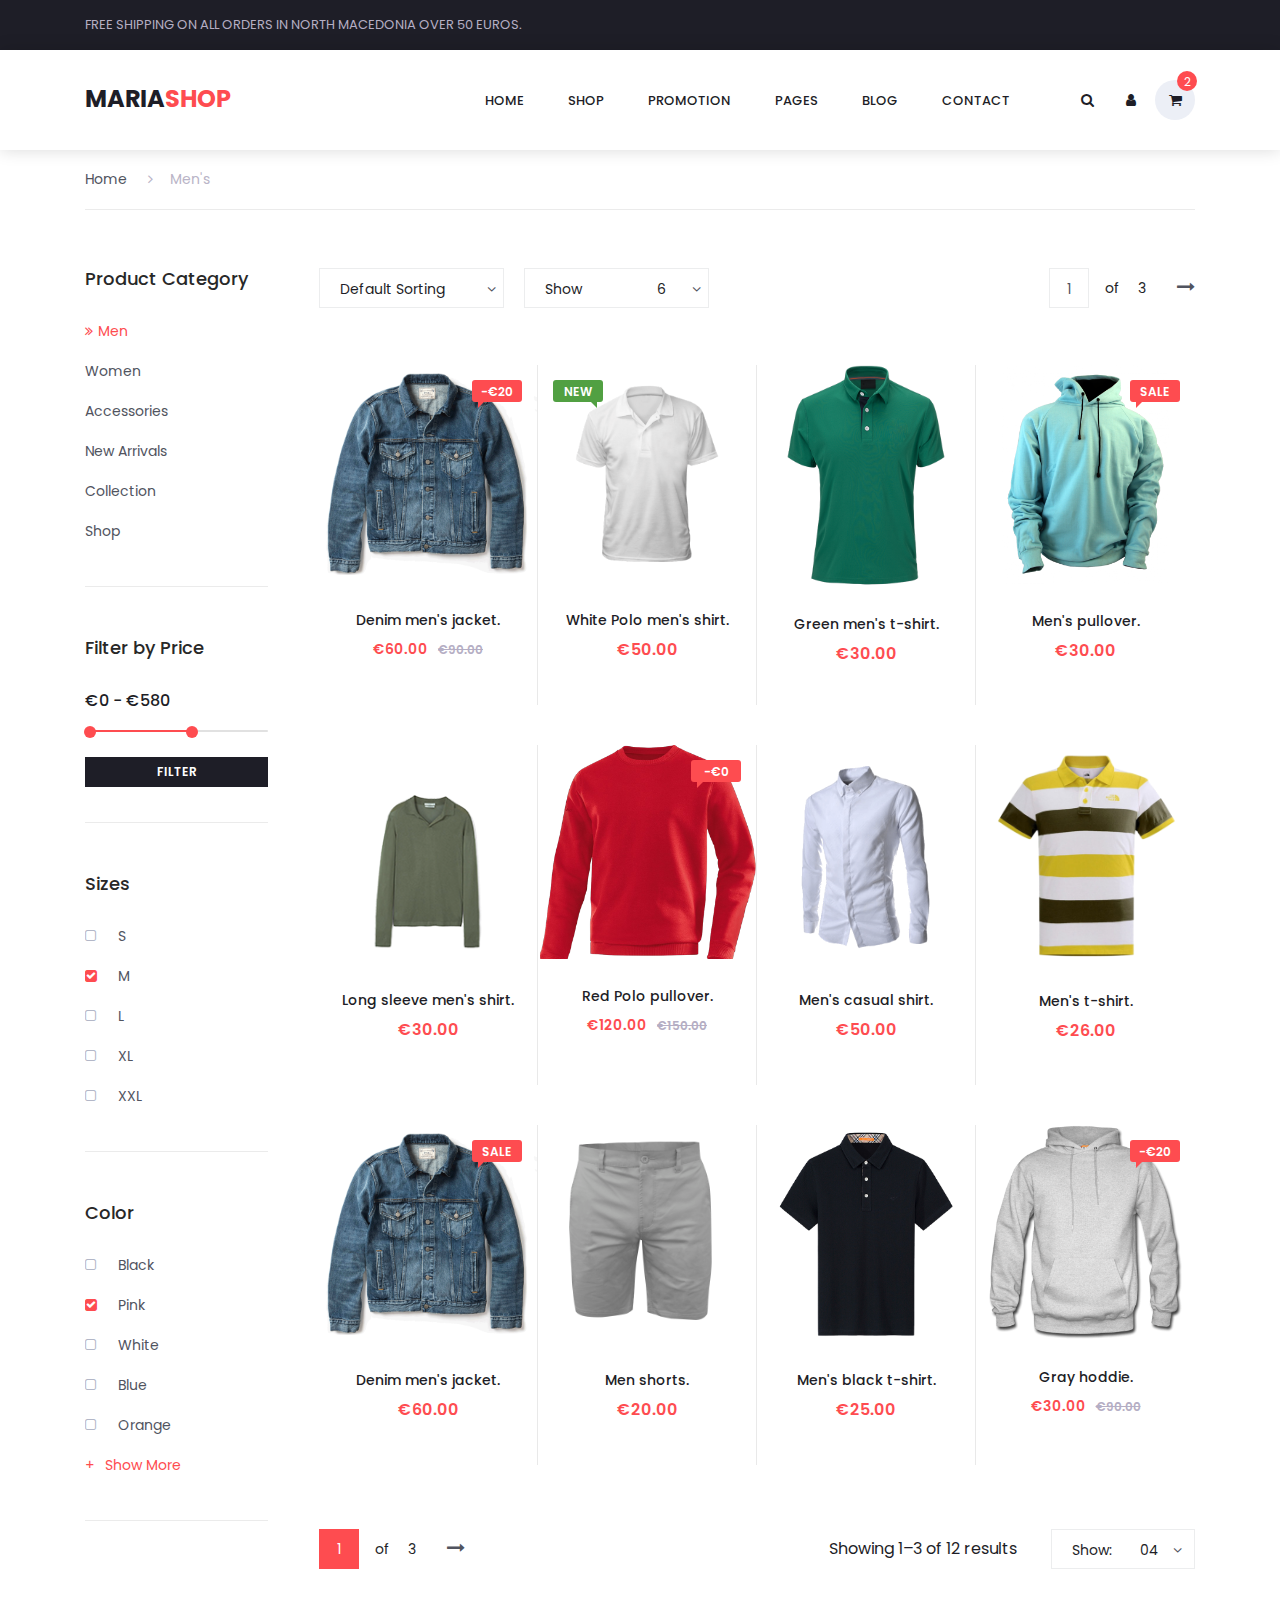
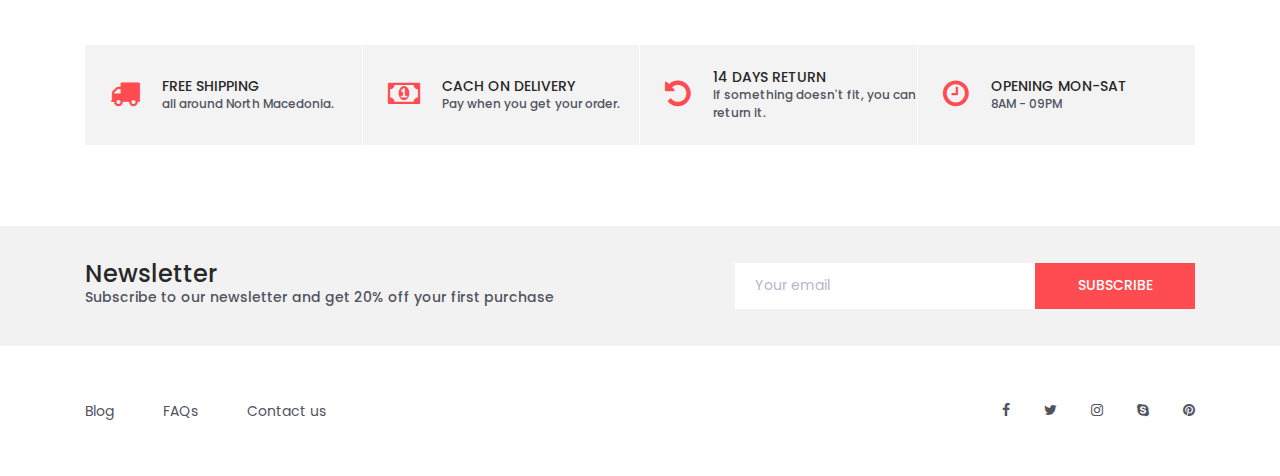
<file: menCat.html>
<!DOCTYPE html>
<html lang="en">
<head>
<title>MARIA Shop Categories</title>
<meta charset="utf-8">
<meta name="viewport" content="width=device-width, initial-scale=1">
<link rel="stylesheet" type="text/css" href="styles/bootstrap4/bootstrap.min.css">
<link href="plugins/font-awesome-4.7.0/css/font-awesome.min.css" rel="stylesheet" type="text/css">
<link rel="stylesheet" type="text/css" href="plugins/OwlCarousel2-2.2.1/owl.carousel.css">
<link rel="stylesheet" type="text/css" href="plugins/OwlCarousel2-2.2.1/owl.theme.default.css">
<link rel="stylesheet" type="text/css" href="plugins/OwlCarousel2-2.2.1/animate.css">
<link rel="stylesheet" type="text/css" href="plugins/jquery-ui-1.12.1.custom/jquery-ui.css">
<link rel="stylesheet" type="text/css" href="styles/categories_styles.css">
<link rel="stylesheet" type="text/css" href="styles/categories_responsive.css">
</head>

<body>

<div class="super_container">

	<!-- Header -->

	<header class="header trans_300">

		<!-- Top Navigation -->

		<div class="top_nav">
			<div class="container">
				<div class="row">
					<div class="col-md-6">
						<div class="top_nav_left">free shipping on all orders in North Macedonia over 50 euros.</div>
					</div>
				</div>
			</div>
		</div>

		<!-- Main Navigation -->

		<div class="main_nav_container">
			<div class="container">
				<div class="row">
					<div class="col-lg-12 text-right">
						<div class="logo_container">
							<a href="index.html">Maria<span>shop</span></a>
						</div>
						<nav class="navbar">
							<ul class="navbar_menu">
								<li><a href="index.html">home</a></li>
								<li><a href="#">shop</a></li>
								<li><a href="#">promotion</a></li>
								<li><a href="#">pages</a></li>
								<li><a href="#">blog</a></li>
								<li><a href="contact.html">contact</a></li>
							</ul>
							<ul class="navbar_user">
								<li><a href="#"><i class="fa fa-search" aria-hidden="true"></i></a></li>
								<li><a href="#"><i class="fa fa-user" aria-hidden="true"></i></a></li>
								<li class="checkout">
									<a href="#">
										<i class="fa fa-shopping-cart" aria-hidden="true"></i>
										<span id="checkout_items" class="checkout_items">2</span>
									</a>
								</li>
							</ul>
							<div class="hamburger_container">
								<i class="fa fa-bars" aria-hidden="true"></i>
							</div>
						</nav>
					</div>
				</div>
			</div>
		</div>

	</header>

	<div class="fs_menu_overlay"></div>

	<!-- Hamburger Menu -->

	<div class="hamburger_menu">
		<div class="hamburger_close"><i class="fa fa-times" aria-hidden="true"></i></div>
		<div class="hamburger_menu_content text-right">
			<ul class="menu_top_nav">
				<li class="menu_item has-children">
					<a href="#">
						MKD
						<i class="fa fa-angle-down"></i>
					</a>
					<ul class="menu_selection">
						<li><a href="#">MKD</a></li>
						<li><a href="#">other</a></li>
					</ul>
				</li>
				<li class="menu_item has-children">
					<a href="#">
						English
						<i class="fa fa-angle-down"></i>
					</a>
					<ul class="menu_selection">
						<li><a href="#">Macedonian</a></li>
						<li><a href="#">German</a></li>
					</ul>
				</li>
				<li class="menu_item has-children">
					<a href="#">
						My Account
						<i class="fa fa-angle-down"></i>
					</a>
					<ul class="menu_selection">
						<li><a href="#"><i class="fa fa-sign-in" aria-hidden="true"></i>Sign In</a></li>
						<li><a href="#"><i class="fa fa-user-plus" aria-hidden="true"></i>Register</a></li>
					</ul>
				</li>
				<li class="menu_item"><a href="index.html">home</a></li>
				<li class="menu_item"><a href="#">shop</a></li>
				<li class="menu_item"><a href="#">promotion</a></li>
				<li class="menu_item"><a href="#">pages</a></li>
				<li class="menu_item"><a href="#">blog</a></li>
				<li class="menu_item"><a href="contact.html">contact</a></li>
			</ul>
		</div>
	</div>

	<div class="container product_section_container">
		<div class="row">
			<div class="col product_section clearfix">

				<!-- Breadcrumbs -->

				<div class="breadcrumbs d-flex flex-row align-items-center">
					<ul>
						<li><a href="index.html">Home</a></li>
						<li class="active"><a href="menCat.html"><i class="fa fa-angle-right" aria-hidden="true"></i>Men's</a></li>
					</ul>
				</div>

				<!-- Sidebar -->

				<div class="sidebar">
					<div class="sidebar_section">
						<div class="sidebar_title">
							<h5>Product Category</h5>
						</div>
						<ul class="sidebar_categories">
							<li class="active"><a href="menCat.html"><span><i class="fa fa-angle-double-right" aria-hidden="true"></i></span>Men</a></li>
							<li><a href="womenCat.html">Women</a></li>
							<li><a href="accesories.html">Accessories</a></li>
							<li><a href="#">New Arrivals</a></li>
							<li><a href="#">Collection</a></li>
							<li><a href="#">Shop</a></li>
						</ul>
					</div>

					<!-- Price Range Filtering -->
					<div class="sidebar_section">
						<div class="sidebar_title">
							<h5>Filter by Price</h5>
						</div>
						<p>
							<input type="text" id="amount" readonly style="border:0; color:#f6931f; font-weight:bold;">
						</p>
						<div id="slider-range"></div>
						<div class="filter_button"><span>filter</span></div>
					</div>

					<!-- Sizes -->
					<div class="sidebar_section">
						<div class="sidebar_title">
							<h5>Sizes</h5>
						</div>
						<ul class="checkboxes">
							<li><i class="fa fa-square-o" aria-hidden="true"></i><span>S</span></li>
							<li class="active"><i class="fa fa-square" aria-hidden="true"></i><span>M</span></li>
							<li><i class="fa fa-square-o" aria-hidden="true"></i><span>L</span></li>
							<li><i class="fa fa-square-o" aria-hidden="true"></i><span>XL</span></li>
							<li><i class="fa fa-square-o" aria-hidden="true"></i><span>XXL</span></li>
						</ul>
					</div>

					<!-- Color -->
					<div class="sidebar_section">
						<div class="sidebar_title">
							<h5>Color</h5>
						</div>
						<ul class="checkboxes">
							<li><i class="fa fa-square-o" aria-hidden="true"></i><span>Black</span></li>
							<li class="active"><i class="fa fa-square" aria-hidden="true"></i><span>Pink</span></li>
							<li><i class="fa fa-square-o" aria-hidden="true"></i><span>White</span></li>
							<li><i class="fa fa-square-o" aria-hidden="true"></i><span>Blue</span></li>
							<li><i class="fa fa-square-o" aria-hidden="true"></i><span>Orange</span></li>
							<li><i class="fa fa-square-o" aria-hidden="true"></i><span>Gray</span></li>
							<li><i class="fa fa-square-o" aria-hidden="true"></i><span>Purple</span></li>
							<li><i class="fa fa-square-o" aria-hidden="true"></i><span>Yellow</span></li>
							<li><i class="fa fa-square-o" aria-hidden="true"></i><span>Begue</span></li>
							<li><i class="fa fa-square-o" aria-hidden="true"></i><span>Coral</span></li>
							<li><i class="fa fa-square-o" aria-hidden="true"></i><span>Neavy</span></li>
						</ul>
						<div class="show_more">
							<span><span>+</span>Show More</span>
						</div>
					</div>

				</div>

				<!-- Main Content -->

				<div class="main_content">

					<!-- Products -->

					<div class="products_iso">
						<div class="row">
							<div class="col">

								<!-- Product Sorting -->

								<div class="product_sorting_container product_sorting_container_top">
									<ul class="product_sorting">
										<li>
											<span class="type_sorting_text">Default Sorting</span>
											<i class="fa fa-angle-down"></i>
											<ul class="sorting_type">
												<li class="type_sorting_btn" data-isotope-option='{ "sortBy": "original-order" }'><span>Default Sorting</span></li>
												<li class="type_sorting_btn" data-isotope-option='{ "sortBy": "price" }'><span>Price</span></li>
												<li class="type_sorting_btn" data-isotope-option='{ "sortBy": "name" }'><span>Product Name</span></li>
											</ul>
										</li>
										<li>
											<span>Show</span>
											<span class="num_sorting_text">6</span>
											<i class="fa fa-angle-down"></i>
											<ul class="sorting_num">
												<li class="num_sorting_btn"><span>6</span></li>
												<li class="num_sorting_btn"><span>12</span></li>
												<li class="num_sorting_btn"><span>24</span></li>
											</ul>
										</li>
									</ul>
									<div class="pages d-flex flex-row align-items-center">
										<div class="page_current">
											<span>1</span>
											<ul class="page_selection">
												<li><a href="#">1</a></li>
												<li><a href="#">2</a></li>
												<li><a href="#">3</a></li>
											</ul>
										</div>
										<div class="page_total"><span>of</span> 3</div>
										<div id="next_page" class="page_next"><a href="#"><i class="fa fa-long-arrow-right" aria-hidden="true"></i></a></div>
									</div>

								</div>

								<!-- Product Grid -->

								<div class="product-grid">

									<!-- Product 1 -->

									<div class="product-item men">
										<div class="product discount product_filter">
											<div class="product_image">
												<img src="images/denimMen.png" alt="">
											</div>
											<div class="favorite favorite_left"></div>
											<div class="product_bubble product_bubble_right product_bubble_red d-flex flex-column align-items-center"><span>-€20</span></div>
											<div class="product_info">
												<h6 class="product_name"><a href="single.html">Denim men's jacket.</a></h6>
												<div class="product_price">€60.00<span>€90.00</span></div>
											</div>
										</div>
										<div class="red_button add_to_cart_button"><a href="#">add to cart</a></div>
									</div>

									<!-- Product 2 -->

									<div class="product-item men">
										<div class="product product_filter">
											<div class="product_image">
												<img src="images/whitePoloMen.png" alt="">
											</div>
											<div class="favorite"></div>
											<div class="product_bubble product_bubble_left product_bubble_green d-flex flex-column align-items-center"><span>new</span></div>
											<div class="product_info">
												<h6 class="product_name"><a href="single.html">White Polo men's shirt.</a></h6>
												<div class="product_price">€50.00</div>
											</div>
										</div>
										<div class="red_button add_to_cart_button"><a href="#">add to cart</a></div>
									</div>

									<!-- Product 3 -->

									<div class="product-item men">
										<div class="product product_filter">
											<div class="product_image">
												<img src="images/t-shirt.png" alt="">
											</div>
											<div class="favorite"></div>
											<div class="product_info">
												<h6 class="product_name"><a href="single.html">Green men's t-shirt.</a></h6>
												<div class="product_price">€30.00</div>
											</div>
										</div>
										<div class="red_button add_to_cart_button"><a href="#">add to cart</a></div>
									</div>

									<!-- Product 4 -->

									<div class="product-item men">
										<div class="product product_filter">
											<div class="product_image">
												<img src="images/pullMen.png" alt="">
											</div>
											<div class="product_bubble product_bubble_right product_bubble_red d-flex flex-column align-items-center"><span>sale</span></div>
											<div class="favorite favorite_left"></div>
											<div class="product_info">
												<h6 class="product_name"><a href="single.html">Men's pullover.</a></h6>
												<div class="product_price">€30.00</div>
											</div>
										</div>
										<div class="red_button add_to_cart_button"><a href="#">add to cart</a></div>
									</div>

									<!-- Product 5 -->

									<div class="product-item men">
										<div class="product product_filter">
											<div class="product_image">
												<img src="images/product_10.png" alt="">
											</div>
											<div class="favorite"></div>
											<div class="product_info">
												<h6 class="product_name"><a href="single.html">Long sleeve men's shirt.</a></h6>
												<div class="product_price">€30.00</div>
											</div>
										</div>
										<div class="red_button add_to_cart_button"><a href="#">add to cart</a></div>
									</div>

									<!-- Product 6 -->

									<div class="product-item men">
										<div class="product discount product_filter">
											<div class="product_image">
												<img src="images/pulloverMen.png" alt="">
											</div>
											<div class="favorite favorite_left"></div>
											<div class="product_bubble product_bubble_right product_bubble_red d-flex flex-column align-items-center"><span>-€0</span></div>
											<div class="product_info">
												<h6 class="product_name"><a href="single.html">Red Polo pullover.</a></h6>
												<div class="product_price">€120.00<span>€150.00</span></div>
											</div>
										</div>
										<div class="red_button add_to_cart_button"><a href="#">add to cart</a></div>
									</div>

									<!-- Product 7 -->

									<div class="product-item men">
										<div class="product product_filter">
											<div class="product_image">
												<img src="images/casualShirtMen.png" alt="">
											</div>
											<div class="favorite"></div>
											<div class="product_info">
												<h6 class="product_name"><a href="single.html">Men's casual shirt.</a></h6>
												<div class="product_price">€50.00</div>
											</div>
										</div>
										<div class="red_button add_to_cart_button"><a href="#">add to cart</a></div>
									</div>

									<!-- Product 8 -->

									<div class="product-item men">
										<div class="product product_filter">
											<div class="product_image">
												<img src="images/tshirt2Men.png" alt="">
											</div>
											<div class="favorite"></div>
											<div class="product_info">
												<h6 class="product_name"><a href="single.html">Men's t-shirt.</a></h6>
												<div class="product_price">€26.00</div>
											</div>
										</div>
										<div class="red_button add_to_cart_button"><a href="#">add to cart</a></div>
									</div>

									<!-- Product 9 -->

									<div class="product-item men">
										<div class="product product_filter">
											<div class="product_image">
												<img src="images/denimMen.png" alt="">
											</div>
											<div class="product_bubble product_bubble_right product_bubble_red d-flex flex-column align-items-center"><span>sale</span></div>
											<div class="favorite favorite_left"></div>
											<div class="product_info">
												<h6 class="product_name"><a href="single.html">Denim men's jacket.</a></h6>
												<div class="product_price">€60.00</div>
											</div>
										</div>
										<div class="red_button add_to_cart_button"><a href="#">add to cart</a></div>
									</div>

									<!-- Product 10 -->

									<div class="product-item men">
										<div class="product product_filter">
											<div class="product_image">
												<img src="images/menShorts.png" alt="">
											</div>
											<div class="favorite"></div>
											<div class="product_info">
												<h6 class="product_name"><a href="single.html"> Men shorts.</a></h6>
												<div class="product_price">€20.00</div>
											</div>
										</div>
										<div class="red_button add_to_cart_button"><a href="#">add to cart</a></div>
									</div>

									<!-- Product 11 -->

									<div class="product-item men">
										<div class="product product_filter">
											<div class="product_image">
												<img src="images/menBlackshirt.png" alt="">
											</div>
											<div class="favorite"></div>
											<div class="product_info">
												<h6 class="product_name"><a href="single.html"> Men's black t-shirt.</a></h6>
												<div class="product_price">€25.00</div>
											</div>
										</div>
										<div class="red_button add_to_cart_button"><a href="#">add to cart</a></div>
									</div>

									<!-- Product 12 -->

									<div class="product-item men">
										<div class="product discount product_filter">
											<div class="product_image">
												<img src="images/grayHoddie.png" alt="">
											</div>
											<div class="favorite favorite_left"></div>
											<div class="product_bubble product_bubble_right product_bubble_red d-flex flex-column align-items-center"><span>-€20</span></div>
											<div class="product_info">
												<h6 class="product_name"><a href="single.html"> Gray hoddie.</a></h6>
												<div class="product_price">€30.00<span>€90.00</span></div>
											</div>
										</div>
										<div class="red_button add_to_cart_button"><a href="#">add to cart</a></div>
									</div>
								</div>

								<!-- Product Sorting -->

								<div class="product_sorting_container product_sorting_container_bottom clearfix">
									<ul class="product_sorting">
										<li>
											<span>Show:</span>
											<span class="num_sorting_text">04</span>
											<i class="fa fa-angle-down"></i>
											<ul class="sorting_num">
												<li class="num_sorting_btn"><span>01</span></li>
												<li class="num_sorting_btn"><span>02</span></li>
												<li class="num_sorting_btn"><span>03</span></li>
												<li class="num_sorting_btn"><span>04</span></li>
											</ul>
										</li>
									</ul>
									<span class="showing_results">Showing 1–3 of 12 results</span>
									<div class="pages d-flex flex-row align-items-center">
										<div class="page_current">
											<span>1</span>
											<ul class="page_selection">
												<li><a href="#">1</a></li>
												<li><a href="#">2</a></li>
												<li><a href="#">3</a></li>
											</ul>
										</div>
										<div class="page_total"><span>of</span> 3</div>
										<div id="next_page_1" class="page_next"><a href="#"><i class="fa fa-long-arrow-right" aria-hidden="true"></i></a></div>
									</div>

								</div>

							</div>
						</div>
					</div>
				</div>
			</div>
		</div>
	</div>

	<!-- Benefit -->

	<div class="benefit">
		<div class="container">
			<div class="row benefit_row">
				<div class="col-lg-3 benefit_col">
					<div class="benefit_item d-flex flex-row align-items-center">
						<div class="benefit_icon"><i class="fa fa-truck" aria-hidden="true"></i></div>
						<div class="benefit_content">
							<h6>free shipping</h6>
							<p>all around North Macedonia.</p>
						</div>
					</div>
				</div>
				<div class="col-lg-3 benefit_col">
					<div class="benefit_item d-flex flex-row align-items-center">
						<div class="benefit_icon"><i class="fa fa-money" aria-hidden="true"></i></div>
						<div class="benefit_content">
							<h6>cach on delivery</h6>
							<p>Pay when you get your order.</p>
						</div>
					</div>
				</div>
				<div class="col-lg-3 benefit_col">
					<div class="benefit_item d-flex flex-row align-items-center">
						<div class="benefit_icon"><i class="fa fa-undo" aria-hidden="true"></i></div>
						<div class="benefit_content">
							<h6>14 days return</h6>
							<p>If something doesn't fit, you can return it.</p>
						</div>
					</div>
				</div>
				<div class="col-lg-3 benefit_col">
					<div class="benefit_item d-flex flex-row align-items-center">
						<div class="benefit_icon"><i class="fa fa-clock-o" aria-hidden="true"></i></div>
						<div class="benefit_content">
							<h6>opening mon-sat</h6>
							<p>8AM - 09PM</p>
						</div>
					</div>
				</div>
			</div>
		</div>
	</div>

	<!-- Newsletter -->

	<div class="newsletter">
		<div class="container">
			<div class="row">
				<div class="col-lg-6">
					<div class="newsletter_text d-flex flex-column justify-content-center align-items-lg-start align-items-md-center text-center">
						<h4>Newsletter</h4>
						<p>Subscribe to our newsletter and get 20% off your first purchase</p>
					</div>
				</div>
				<div class="col-lg-6">
					<div class="newsletter_form d-flex flex-md-row flex-column flex-xs-column align-items-center justify-content-lg-end justify-content-center">
						<input id="newsletter_email" type="email" placeholder="Your email" required="required" data-error="Valid email is required.">
						<button id="newsletter_submit" type="submit" class="newsletter_submit_btn trans_300" value="Submit">subscribe</button>
					</div>
				</div>
			</div>
		</div>
	</div>

	<!-- Footer -->

	<footer class="footer">
		<div class="container">
			<div class="row">
				<div class="col-lg-6">
					<div class="footer_nav_container d-flex flex-sm-row flex-column align-items-center justify-content-lg-start justify-content-center text-center">
						<ul class="footer_nav">
							<li><a href="#">Blog</a></li>
							<li><a href="#">FAQs</a></li>
							<li><a href="contact.html">Contact us</a></li>
						</ul>
					</div>
				</div>
				<div class="col-lg-6">
					<div class="footer_social d-flex flex-row align-items-center justify-content-lg-end justify-content-center">
						<ul>
							<li><a href="#"><i class="fa fa-facebook" aria-hidden="true"></i></a></li>
							<li><a href="#"><i class="fa fa-twitter" aria-hidden="true"></i></a></li>
							<li><a href="#"><i class="fa fa-instagram" aria-hidden="true"></i></a></li>
							<li><a href="#"><i class="fa fa-skype" aria-hidden="true"></i></a></li>
							<li><a href="#"><i class="fa fa-pinterest" aria-hidden="true"></i></a></li>
						</ul>
					</div>
				</div>
			</div>
	</footer>

</div>

<script src="js/jquery-3.2.1.min.js"></script>
<script src="styles/bootstrap4/popper.js"></script>
<script src="styles/bootstrap4/bootstrap.min.js"></script>
<script src="plugins/Isotope/isotope.pkgd.min.js"></script>
<script src="plugins/OwlCarousel2-2.2.1/owl.carousel.js"></script>
<script src="plugins/easing/easing.js"></script>
<script src="plugins/jquery-ui-1.12.1.custom/jquery-ui.js"></script>
<script src="js/categories_custom.js"></script>
</body>

</html>
</file>
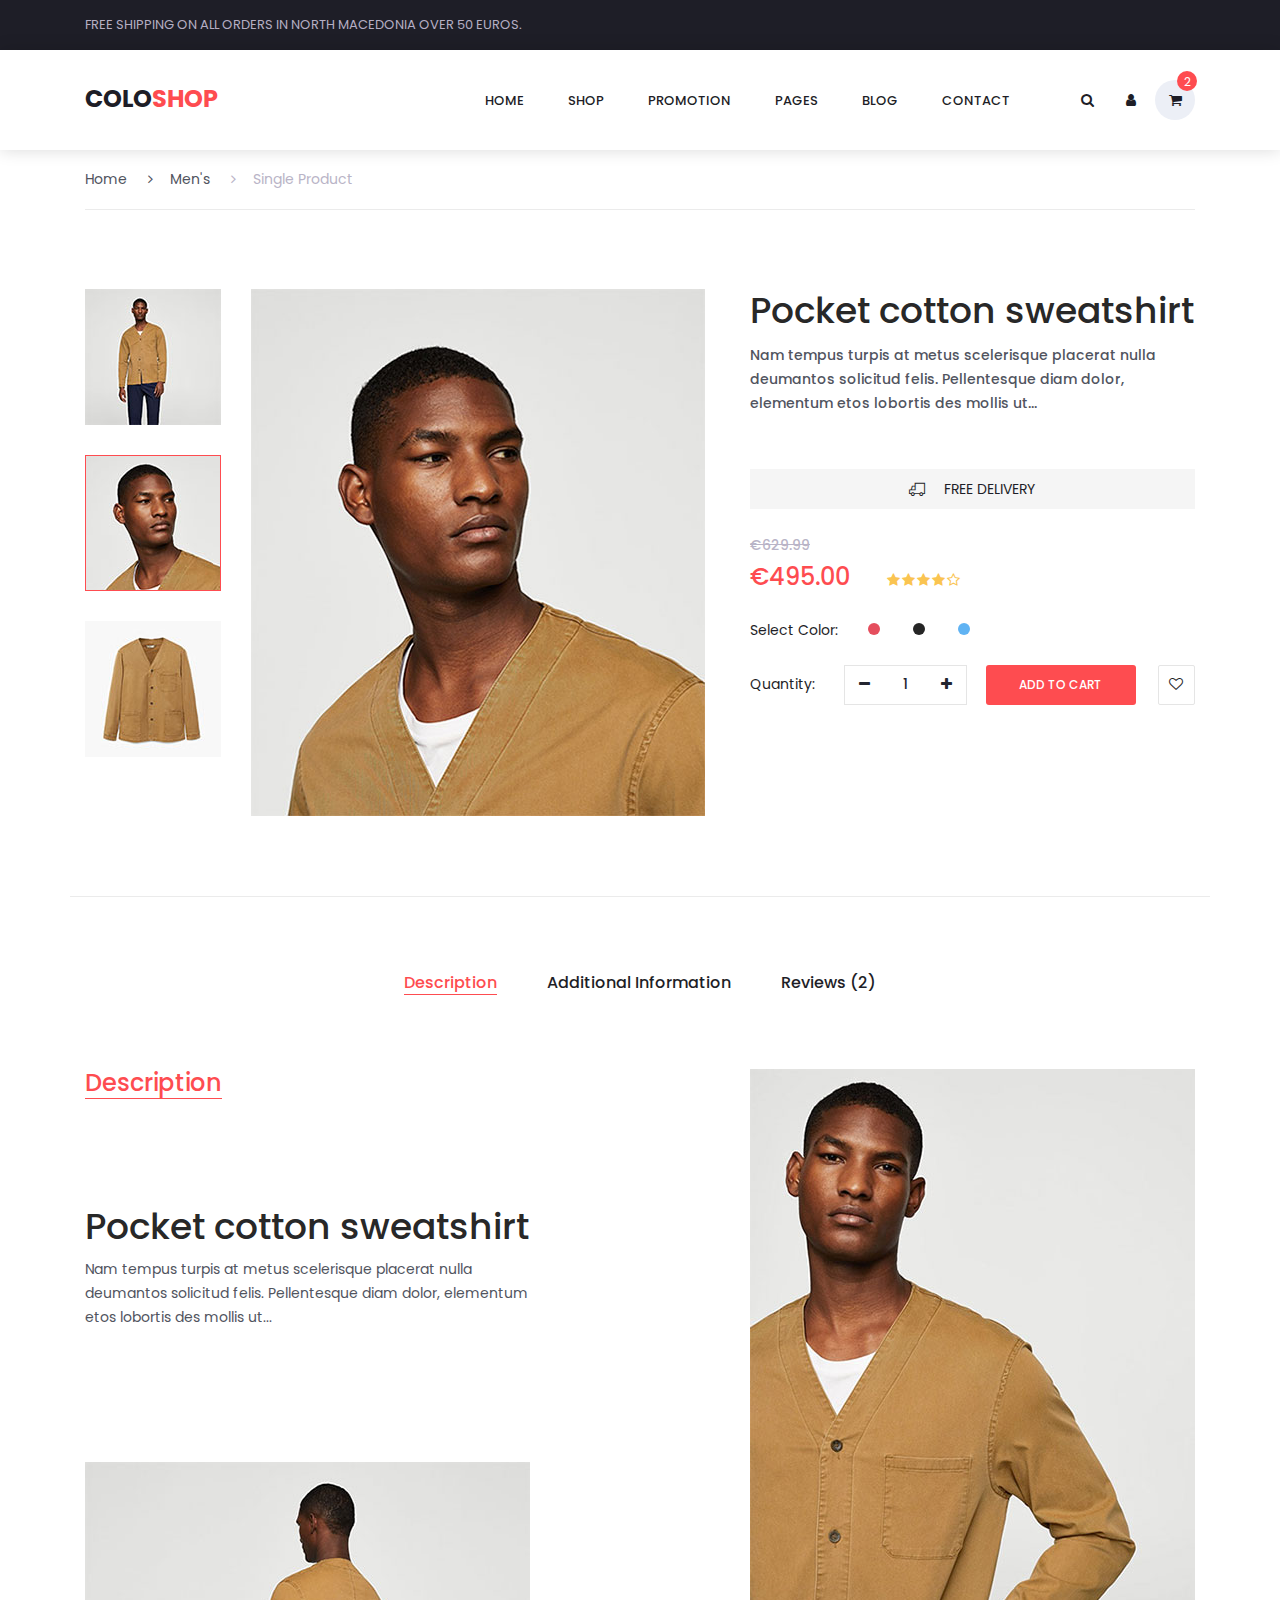
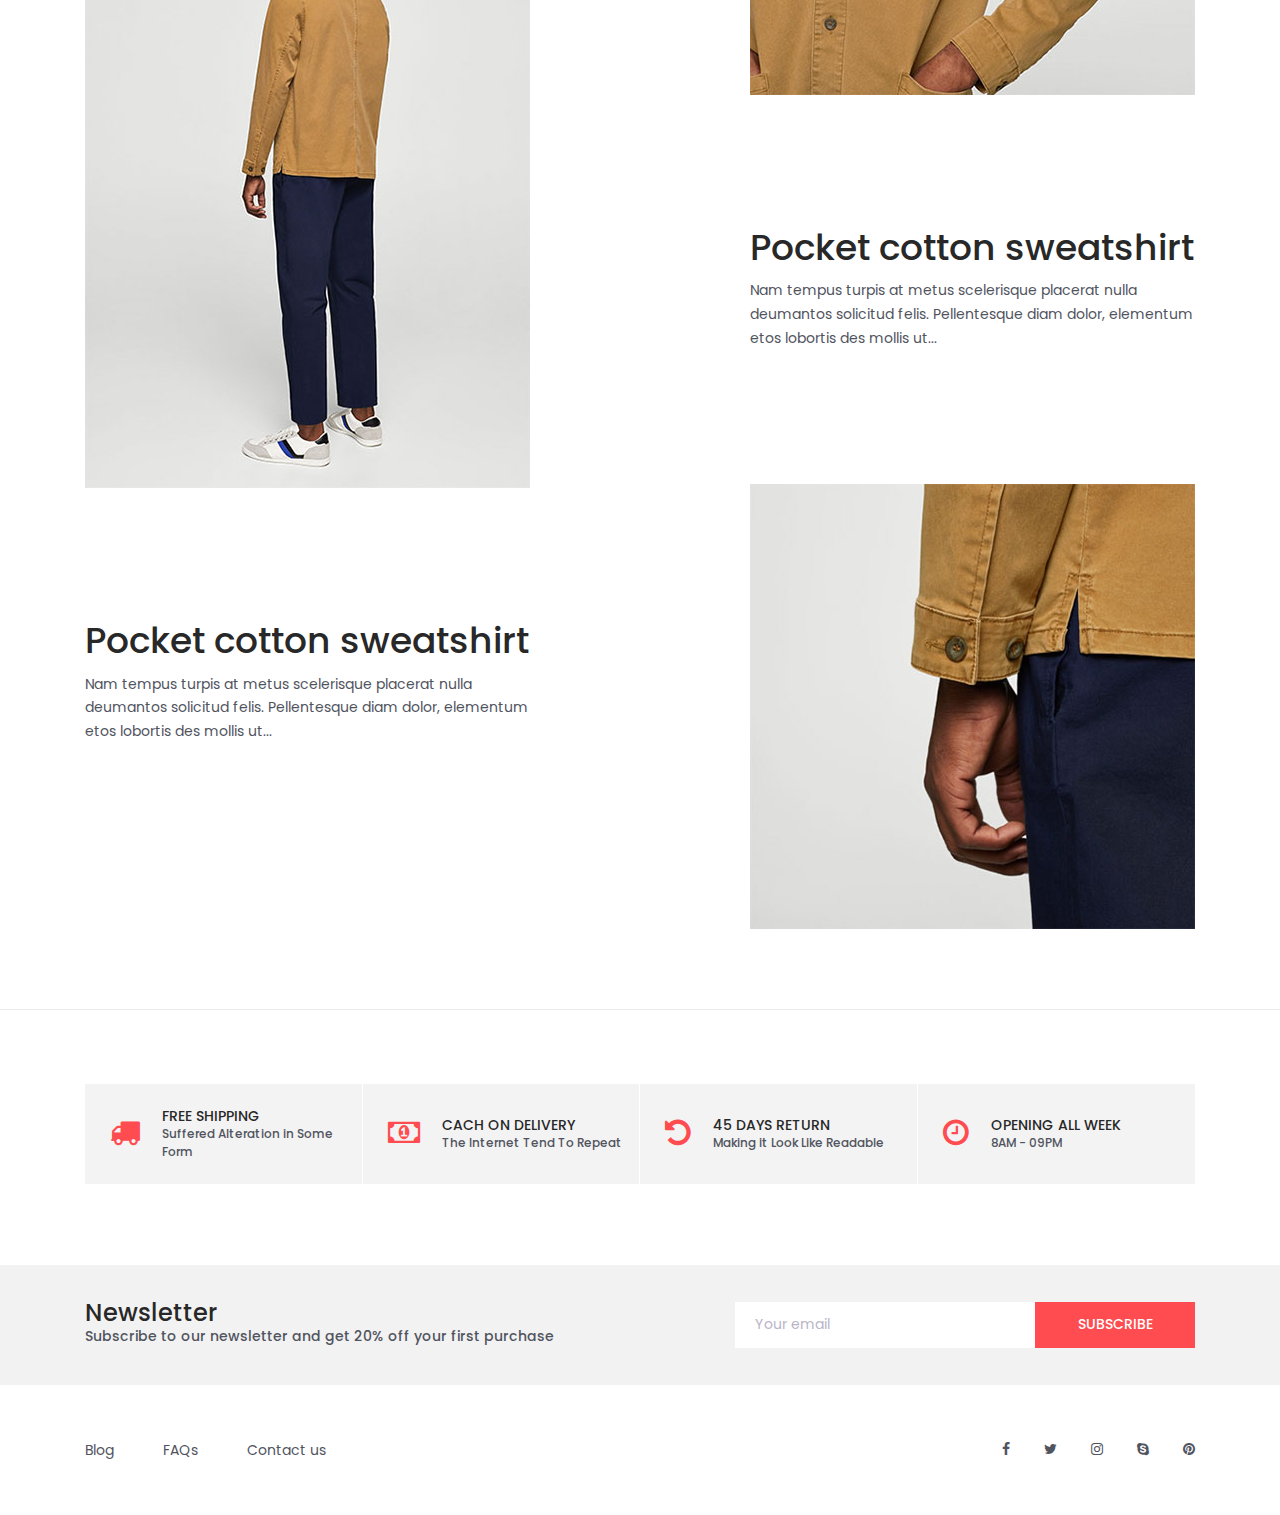
<file: single.html>
<!DOCTYPE html>
<html lang="en">
<head>
<title>Single Product</title>
<meta charset="utf-8">
<meta name="viewport" content="width=device-width, initial-scale=1">
<link rel="stylesheet" type="text/css" href="styles/bootstrap4/bootstrap.min.css">
<link href="plugins/font-awesome-4.7.0/css/font-awesome.min.css" rel="stylesheet" type="text/css">
<link rel="stylesheet" type="text/css" href="plugins/OwlCarousel2-2.2.1/owl.carousel.css">
<link rel="stylesheet" type="text/css" href="plugins/OwlCarousel2-2.2.1/owl.theme.default.css">
<link rel="stylesheet" type="text/css" href="plugins/OwlCarousel2-2.2.1/animate.css">
<link rel="stylesheet" href="plugins/themify-icons/themify-icons.css">
<link rel="stylesheet" type="text/css" href="plugins/jquery-ui-1.12.1.custom/jquery-ui.css">
<link rel="stylesheet" type="text/css" href="styles/single_styles.css">
<link rel="stylesheet" type="text/css" href="styles/single_responsive.css">
</head>

<body>

<div class="super_container">

	<!-- Header -->

	<header class="header trans_300">

		<!-- Top Navigation -->

		<div class="top_nav">
			<div class="container">
				<div class="row">
					<div class="col-md-6">
						<div class="top_nav_left">FREE SHIPPING ON ALL ORDERS IN NORTH MACEDONIA OVER 50 EUROS.</div>
					</div>
				</div>
			</div>
		</div>

		<!-- Main Navigation -->

		<div class="main_nav_container">
			<div class="container">
				<div class="row">
					<div class="col-lg-12 text-right">
						<div class="logo_container">
							<a href="#">colo<span>shop</span></a>
						</div>
						<nav class="navbar">
							<ul class="navbar_menu">
								<li><a href="index.html">home</a></li>
								<li><a href="#">shop</a></li>
								<li><a href="#">promotion</a></li>
								<li><a href="#">pages</a></li>
								<li><a href="#">blog</a></li>
								<li><a href="contact.html">contact</a></li>
							</ul>
							<ul class="navbar_user">
								<li><a href="#"><i class="fa fa-search" aria-hidden="true"></i></a></li>
								<li><a href="#"><i class="fa fa-user" aria-hidden="true"></i></a></li>
								<li class="checkout">
									<a href="#">
										<i class="fa fa-shopping-cart" aria-hidden="true"></i>
										<span id="checkout_items" class="checkout_items">2</span>
									</a>
								</li>
							</ul>
							<div class="hamburger_container">
								<i class="fa fa-bars" aria-hidden="true"></i>
							</div>
						</nav>
					</div>
				</div>
			</div>
		</div>

	</header>

	<div class="fs_menu_overlay"></div>

	<!-- Hamburger Menu -->

	<div class="hamburger_menu">
		<div class="hamburger_close"><i class="fa fa-times" aria-hidden="true"></i></div>
		<div class="hamburger_menu_content text-right">
			<ul class="menu_top_nav">
				<li class="menu_item has-children">
					<a href="#">
						usd
						<i class="fa fa-angle-down"></i>
					</a>
					<ul class="menu_selection">
						<li><a href="#">cad</a></li>
						<li><a href="#">aud</a></li>
						<li><a href="#">eur</a></li>
						<li><a href="#">gbp</a></li>
					</ul>
				</li>
				<li class="menu_item has-children">
					<a href="#">
						English
						<i class="fa fa-angle-down"></i>
					</a>
					<ul class="menu_selection">
						<li><a href="#">French</a></li>
						<li><a href="#">Italian</a></li>
						<li><a href="#">German</a></li>
						<li><a href="#">Spanish</a></li>
					</ul>
				</li>
				<li class="menu_item has-children">
					<a href="#">
						My Account
						<i class="fa fa-angle-down"></i>
					</a>
					<ul class="menu_selection">
						<li><a href="#"><i class="fa fa-sign-in" aria-hidden="true"></i>Sign In</a></li>
						<li><a href="#"><i class="fa fa-user-plus" aria-hidden="true"></i>Register</a></li>
					</ul>
				</li>
				<li class="menu_item"><a href="#">home</a></li>
				<li class="menu_item"><a href="#">shop</a></li>
				<li class="menu_item"><a href="#">promotion</a></li>
				<li class="menu_item"><a href="#">pages</a></li>
				<li class="menu_item"><a href="#">blog</a></li>
				<li class="menu_item"><a href="#">contact</a></li>
			</ul>
		</div>
	</div>

	<div class="container single_product_container">
		<div class="row">
			<div class="col">

				<!-- Breadcrumbs -->

				<div class="breadcrumbs d-flex flex-row align-items-center">
					<ul>
						<li><a href="index.html">Home</a></li>
						<li><a href="categories.html"><i class="fa fa-angle-right" aria-hidden="true"></i>Men's</a></li>
						<li class="active"><a href="#"><i class="fa fa-angle-right" aria-hidden="true"></i>Single Product</a></li>
					</ul>
				</div>

			</div>
		</div>

		<div class="row">
			<div class="col-lg-7">
				<div class="single_product_pics">
					<div class="row">
						<div class="col-lg-3 thumbnails_col order-lg-1 order-2">
							<div class="single_product_thumbnails">
								<ul>
									<li><img src="images/single_1_thumb.jpg" alt="" data-image="images/single_1.jpg"></li>
									<li class="active"><img src="images/single_2_thumb.jpg" alt="" data-image="images/single_2.jpg"></li>
									<li><img src="images/single_3_thumb.jpg" alt="" data-image="images/single_3.jpg"></li>
								</ul>
							</div>
						</div>
						<div class="col-lg-9 image_col order-lg-2 order-1">
							<div class="single_product_image">
								<div class="single_product_image_background" style="background-image:url(images/single_2.jpg)"></div>
							</div>
						</div>
					</div>
				</div>
			</div>
			<div class="col-lg-5">
				<div class="product_details">
					<div class="product_details_title">
						<h2>Pocket cotton sweatshirt</h2>
						<p>Nam tempus turpis at metus scelerisque placerat nulla deumantos solicitud felis. Pellentesque diam dolor, elementum etos lobortis des mollis ut...</p>
					</div>
					<div class="free_delivery d-flex flex-row align-items-center justify-content-center">
						<span class="ti-truck"></span><span>free delivery</span>
					</div>
					<div class="original_price">€629.99</div>
					<div class="product_price">€495.00</div>
					<ul class="star_rating">
						<li><i class="fa fa-star" aria-hidden="true"></i></li>
						<li><i class="fa fa-star" aria-hidden="true"></i></li>
						<li><i class="fa fa-star" aria-hidden="true"></i></li>
						<li><i class="fa fa-star" aria-hidden="true"></i></li>
						<li><i class="fa fa-star-o" aria-hidden="true"></i></li>
					</ul>
					<div class="product_color">
						<span>Select Color:</span>
						<ul>
							<li style="background: #e54e5d"></li>
							<li style="background: #252525"></li>
							<li style="background: #60b3f3"></li>
						</ul>
					</div>
					<div class="quantity d-flex flex-column flex-sm-row align-items-sm-center">
						<span>Quantity:</span>
						<div class="quantity_selector">
							<span class="minus"><i class="fa fa-minus" aria-hidden="true"></i></span>
							<span id="quantity_value">1</span>
							<span class="plus"><i class="fa fa-plus" aria-hidden="true"></i></span>
						</div>
						<div class="red_button add_to_cart_button"><a href="#">add to cart</a></div>
						<div class="product_favorite d-flex flex-column align-items-center justify-content-center"></div>
					</div>
				</div>
			</div>
		</div>

	</div>

	<!-- Tabs -->

	<div class="tabs_section_container">

		<div class="container">
			<div class="row">
				<div class="col">
					<div class="tabs_container">
						<ul class="tabs d-flex flex-sm-row flex-column align-items-left align-items-md-center justify-content-center">
							<li class="tab active" data-active-tab="tab_1"><span>Description</span></li>
							<li class="tab" data-active-tab="tab_2"><span>Additional Information</span></li>
							<li class="tab" data-active-tab="tab_3"><span>Reviews (2)</span></li>
						</ul>
					</div>
				</div>
			</div>
			<div class="row">
				<div class="col">

					<!-- Tab Description -->

					<div id="tab_1" class="tab_container active">
						<div class="row">
							<div class="col-lg-5 desc_col">
								<div class="tab_title">
									<h4>Description</h4>
								</div>
								<div class="tab_text_block">
									<h2>Pocket cotton sweatshirt</h2>
									<p>Nam tempus turpis at metus scelerisque placerat nulla deumantos solicitud felis. Pellentesque diam dolor, elementum etos lobortis des mollis ut...</p>
								</div>
								<div class="tab_image">
									<img src="images/desc_1.jpg" alt="">
								</div>
								<div class="tab_text_block">
									<h2>Pocket cotton sweatshirt</h2>
									<p>Nam tempus turpis at metus scelerisque placerat nulla deumantos solicitud felis. Pellentesque diam dolor, elementum etos lobortis des mollis ut...</p>
								</div>
							</div>
							<div class="col-lg-5 offset-lg-2 desc_col">
								<div class="tab_image">
									<img src="images/desc_2.jpg" alt="">
								</div>
								<div class="tab_text_block">
									<h2>Pocket cotton sweatshirt</h2>
									<p>Nam tempus turpis at metus scelerisque placerat nulla deumantos solicitud felis. Pellentesque diam dolor, elementum etos lobortis des mollis ut...</p>
								</div>
								<div class="tab_image desc_last">
									<img src="images/desc_3.jpg" alt="">
								</div>
							</div>
						</div>
					</div>

					<!-- Tab Additional Info -->

					<div id="tab_2" class="tab_container">
						<div class="row">
							<div class="col additional_info_col">
								<div class="tab_title additional_info_title">
									<h4>Additional Information</h4>
								</div>
								<p>COLOR:<span>Gold, Red</span></p>
								<p>SIZE:<span>L,M,XL</span></p>
							</div>
						</div>
					</div>

					<!-- Tab Reviews -->

					<div id="tab_3" class="tab_container">
						<div class="row">

							<!-- User Reviews -->

							<div class="col-lg-6 reviews_col">
								<div class="tab_title reviews_title">
									<h4>Reviews (2)</h4>
								</div>

								<!-- User Review -->

								<div class="user_review_container d-flex flex-column flex-sm-row">
									<div class="user">
										<div class="user_pic"></div>
										<div class="user_rating">
											<ul class="star_rating">
												<li><i class="fa fa-star" aria-hidden="true"></i></li>
												<li><i class="fa fa-star" aria-hidden="true"></i></li>
												<li><i class="fa fa-star" aria-hidden="true"></i></li>
												<li><i class="fa fa-star" aria-hidden="true"></i></li>
												<li><i class="fa fa-star-o" aria-hidden="true"></i></li>
											</ul>
										</div>
									</div>
									<div class="review">
										<div class="review_date">27 Aug 2016</div>
										<div class="user_name">Brandon William</div>
										<p>Lorem ipsum dolor sit amet, consectetur adipisicing elit, sed do eiusmod tempor incididunt ut labore et dolore magna aliqua.</p>
									</div>
								</div>

								<!-- User Review -->

								<div class="user_review_container d-flex flex-column flex-sm-row">
									<div class="user">
										<div class="user_pic"></div>
										<div class="user_rating">
											<ul class="star_rating">
												<li><i class="fa fa-star" aria-hidden="true"></i></li>
												<li><i class="fa fa-star" aria-hidden="true"></i></li>
												<li><i class="fa fa-star" aria-hidden="true"></i></li>
												<li><i class="fa fa-star" aria-hidden="true"></i></li>
												<li><i class="fa fa-star-o" aria-hidden="true"></i></li>
											</ul>
										</div>
									</div>
									<div class="review">
										<div class="review_date">27 Aug 2016</div>
										<div class="user_name">Brandon William</div>
										<p>Lorem ipsum dolor sit amet, consectetur adipisicing elit, sed do eiusmod tempor incididunt ut labore et dolore magna aliqua.</p>
									</div>
								</div>
							</div>

							<!-- Add Review -->

							<div class="col-lg-6 add_review_col">

								<div class="add_review">
									<form id="review_form" action="post">
										<div>
											<h1>Add Review</h1>
											<input id="review_name" class="form_input input_name" type="text" name="name" placeholder="Name*" required="required" data-error="Name is required.">
											<input id="review_email" class="form_input input_email" type="email" name="email" placeholder="Email*" required="required" data-error="Valid email is required.">
										</div>
										<div>
											<h1>Your Rating:</h1>
											<ul class="user_star_rating">
												<li><i class="fa fa-star" aria-hidden="true"></i></li>
												<li><i class="fa fa-star" aria-hidden="true"></i></li>
												<li><i class="fa fa-star" aria-hidden="true"></i></li>
												<li><i class="fa fa-star" aria-hidden="true"></i></li>
												<li><i class="fa fa-star-o" aria-hidden="true"></i></li>
											</ul>
											<textarea id="review_message" class="input_review" name="message"  placeholder="Your Review" rows="4" required data-error="Please, leave us a review."></textarea>
										</div>
										<div class="text-left text-sm-right">
											<button id="review_submit" type="submit" class="red_button review_submit_btn trans_300" value="Submit">submit</button>
										</div>
									</form>
								</div>

							</div>

						</div>
					</div>

				</div>
			</div>
		</div>

	</div>

	<!-- Benefit -->

	<div class="benefit">
		<div class="container">
			<div class="row benefit_row">
				<div class="col-lg-3 benefit_col">
					<div class="benefit_item d-flex flex-row align-items-center">
						<div class="benefit_icon"><i class="fa fa-truck" aria-hidden="true"></i></div>
						<div class="benefit_content">
							<h6>free shipping</h6>
							<p>Suffered Alteration in Some Form</p>
						</div>
					</div>
				</div>
				<div class="col-lg-3 benefit_col">
					<div class="benefit_item d-flex flex-row align-items-center">
						<div class="benefit_icon"><i class="fa fa-money" aria-hidden="true"></i></div>
						<div class="benefit_content">
							<h6>cach on delivery</h6>
							<p>The Internet Tend To Repeat</p>
						</div>
					</div>
				</div>
				<div class="col-lg-3 benefit_col">
					<div class="benefit_item d-flex flex-row align-items-center">
						<div class="benefit_icon"><i class="fa fa-undo" aria-hidden="true"></i></div>
						<div class="benefit_content">
							<h6>45 days return</h6>
							<p>Making it Look Like Readable</p>
						</div>
					</div>
				</div>
				<div class="col-lg-3 benefit_col">
					<div class="benefit_item d-flex flex-row align-items-center">
						<div class="benefit_icon"><i class="fa fa-clock-o" aria-hidden="true"></i></div>
						<div class="benefit_content">
							<h6>opening all week</h6>
							<p>8AM - 09PM</p>
						</div>
					</div>
				</div>
			</div>
		</div>
	</div>

	<!-- Newsletter -->

	<div class="newsletter">
		<div class="container">
			<div class="row">
				<div class="col-lg-6">
					<div class="newsletter_text d-flex flex-column justify-content-center align-items-lg-start align-items-md-center text-center">
						<h4>Newsletter</h4>
						<p>Subscribe to our newsletter and get 20% off your first purchase</p>
					</div>
				</div>
				<div class="col-lg-6">
					<form action="post">
						<div class="newsletter_form d-flex flex-md-row flex-column flex-xs-column align-items-center justify-content-lg-end justify-content-center">
							<input id="newsletter_email" type="email" placeholder="Your email" required="required" data-error="Valid email is required.">
							<button id="newsletter_submit" type="submit" class="newsletter_submit_btn trans_300" value="Submit">subscribe</button>
						</div>
					</form>
				</div>
			</div>
		</div>
	</div>

	<!-- Footer -->

	<footer class="footer">
		<div class="container">
			<div class="row">
				<div class="col-lg-6">
					<div class="footer_nav_container d-flex flex-sm-row flex-column align-items-center justify-content-lg-start justify-content-center text-center">
						<ul class="footer_nav">
							<li><a href="#">Blog</a></li>
							<li><a href="#">FAQs</a></li>
							<li><a href="contact.html">Contact us</a></li>
						</ul>
					</div>
				</div>
				<div class="col-lg-6">
					<div class="footer_social d-flex flex-row align-items-center justify-content-lg-end justify-content-center">
						<ul>
							<li><a href="#"><i class="fa fa-facebook" aria-hidden="true"></i></a></li>
							<li><a href="#"><i class="fa fa-twitter" aria-hidden="true"></i></a></li>
							<li><a href="#"><i class="fa fa-instagram" aria-hidden="true"></i></a></li>
							<li><a href="#"><i class="fa fa-skype" aria-hidden="true"></i></a></li>
							<li><a href="#"><i class="fa fa-pinterest" aria-hidden="true"></i></a></li>
						</ul>
					</div>
				</div>
			</div>
		</div>
	</footer>

</div>

<script src="js/jquery-3.2.1.min.js"></script>
<script src="styles/bootstrap4/popper.js"></script>
<script src="styles/bootstrap4/bootstrap.min.js"></script>
<script src="plugins/Isotope/isotope.pkgd.min.js"></script>
<script src="plugins/OwlCarousel2-2.2.1/owl.carousel.js"></script>
<script src="plugins/easing/easing.js"></script>
<script src="plugins/jquery-ui-1.12.1.custom/jquery-ui.js"></script>
<script src="js/single_custom.js"></script>
</body>

</html>
</file>
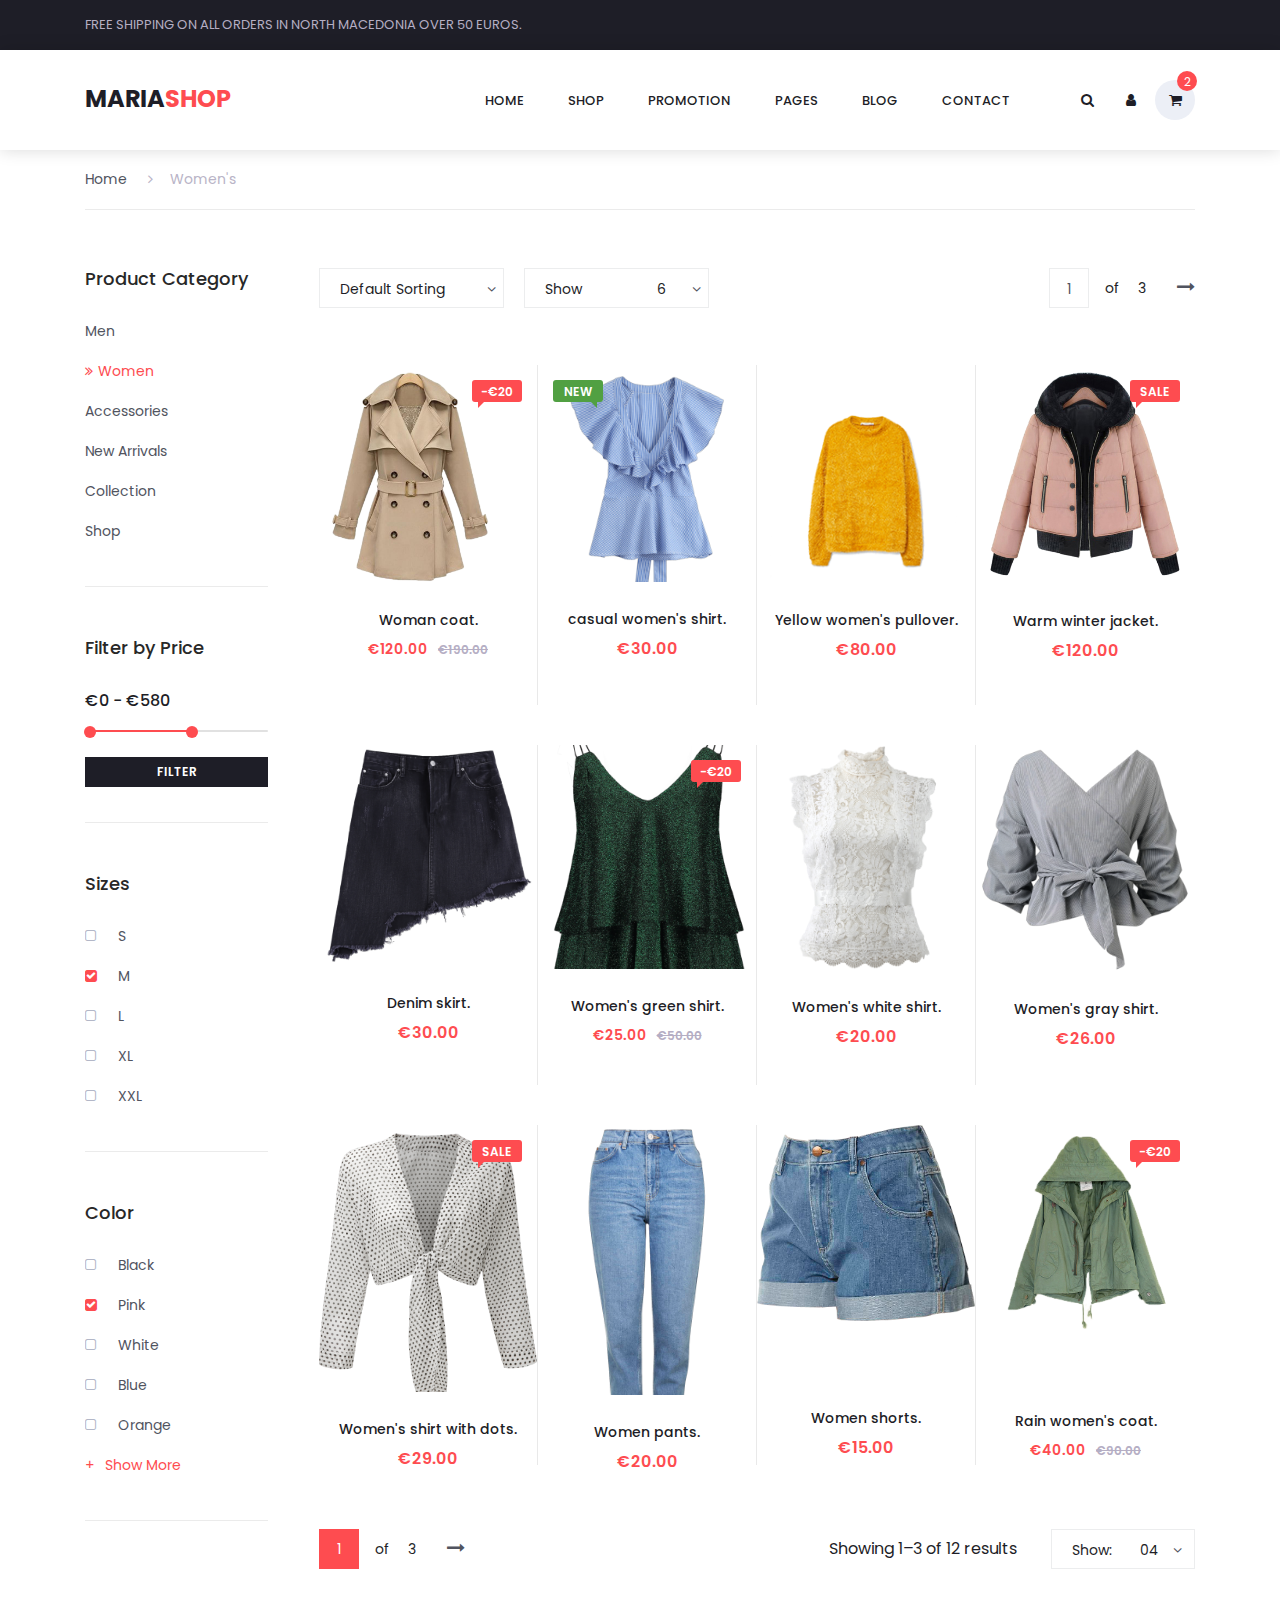
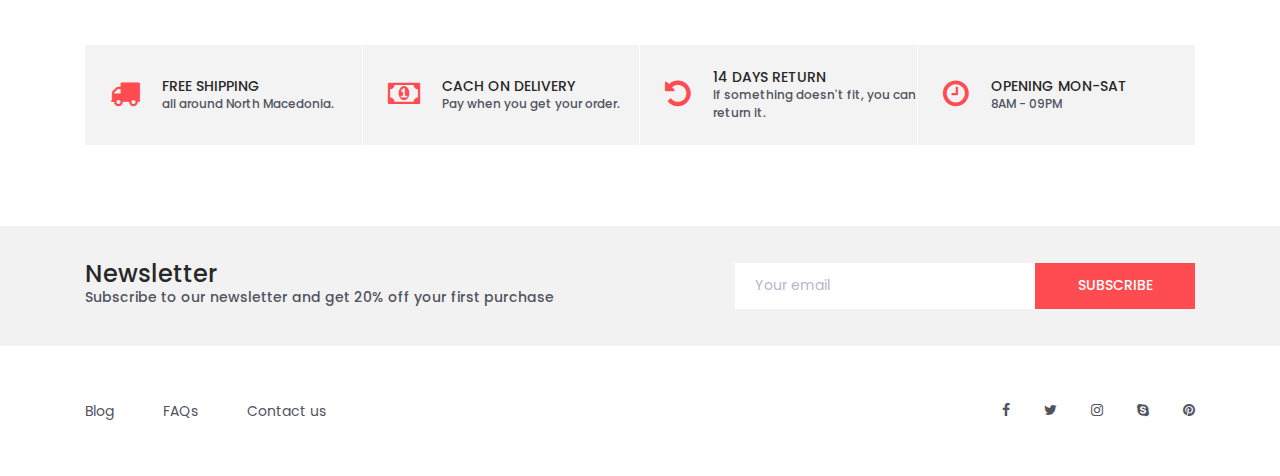
<file: womenCat.html>
<!DOCTYPE html>
<html lang="en">
<head>
<title>MARIA Shop Categories</title>
<meta charset="utf-8">
<meta name="viewport" content="width=device-width, initial-scale=1">
<link rel="stylesheet" type="text/css" href="styles/bootstrap4/bootstrap.min.css">
<link href="plugins/font-awesome-4.7.0/css/font-awesome.min.css" rel="stylesheet" type="text/css">
<link rel="stylesheet" type="text/css" href="plugins/OwlCarousel2-2.2.1/owl.carousel.css">
<link rel="stylesheet" type="text/css" href="plugins/OwlCarousel2-2.2.1/owl.theme.default.css">
<link rel="stylesheet" type="text/css" href="plugins/OwlCarousel2-2.2.1/animate.css">
<link rel="stylesheet" type="text/css" href="plugins/jquery-ui-1.12.1.custom/jquery-ui.css">
<link rel="stylesheet" type="text/css" href="styles/categories_styles.css">
<link rel="stylesheet" type="text/css" href="styles/categories_responsive.css">
</head>

<body>

<div class="super_container">

	<!-- Header -->

	<header class="header trans_300">

		<!-- Top Navigation -->

		<div class="top_nav">
			<div class="container">
				<div class="row">
					<div class="col-md-6">
						<div class="top_nav_left">free shipping on all orders in North Macedonia over 50 euros.</div>
					</div>
				</div>
			</div>
		</div>

		<!-- Main Navigation -->

		<div class="main_nav_container">
			<div class="container">
				<div class="row">
					<div class="col-lg-12 text-right">
						<div class="logo_container">
							<a href="index.html">Maria<span>shop</span></a>
						</div>
						<nav class="navbar">
							<ul class="navbar_menu">
								<li><a href="index.html">home</a></li>
								<li><a href="#">shop</a></li>
								<li><a href="#">promotion</a></li>
								<li><a href="#">pages</a></li>
								<li><a href="#">blog</a></li>
								<li><a href="contact.html">contact</a></li>
							</ul>
							<ul class="navbar_user">
								<li><a href="#"><i class="fa fa-search" aria-hidden="true"></i></a></li>
								<li><a href="#"><i class="fa fa-user" aria-hidden="true"></i></a></li>
								<li class="checkout">
									<a href="#">
										<i class="fa fa-shopping-cart" aria-hidden="true"></i>
										<span id="checkout_items" class="checkout_items">2</span>
									</a>
								</li>
							</ul>
							<div class="hamburger_container">
								<i class="fa fa-bars" aria-hidden="true"></i>
							</div>
						</nav>
					</div>
				</div>
			</div>
		</div>

	</header>

	<div class="fs_menu_overlay"></div>

	<!-- Hamburger Menu -->

	<div class="hamburger_menu">
		<div class="hamburger_close"><i class="fa fa-times" aria-hidden="true"></i></div>
		<div class="hamburger_menu_content text-right">
			<ul class="menu_top_nav">
				<li class="menu_item"><a href="index.html">home</a></li>
				<li class="menu_item"><a href="#">shop</a></li>
				<li class="menu_item"><a href="#">promotion</a></li>
				<li class="menu_item"><a href="#">pages</a></li>
				<li class="menu_item"><a href="#">blog</a></li>
				<li class="menu_item"><a href="contact.html">contact</a></li>
			</ul>
		</div>
	</div>

	<div class="container product_section_container">
		<div class="row">
			<div class="col product_section clearfix">

				<!-- Breadcrumbs -->

				<div class="breadcrumbs d-flex flex-row align-items-center">
					<ul>
						<li><a href="index.html">Home</a></li>
						<li class="active"><a href="womenCat.html"><i class="fa fa-angle-right" aria-hidden="true"></i>Women's</a></li>
					</ul>
				</div>

				<!-- Sidebar -->

				<div class="sidebar">
					<div class="sidebar_section">
						<div class="sidebar_title">
							<h5>Product Category</h5>
						</div>
						<ul class="sidebar_categories">
							<li><a href="menCat.html">Men</a></li>
							<li class="active"><a href="womenCat.html"><span><i class="fa fa-angle-double-right" aria-hidden="true"></i></span>Women</a></li>
							<li><a href="accesories.html">Accessories</a></li>
							<li><a href="#">New Arrivals</a></li>
							<li><a href="#">Collection</a></li>
							<li><a href="#">Shop</a></li>
						</ul>
					</div>

					<!-- Price Range Filtering -->
					<div class="sidebar_section">
						<div class="sidebar_title">
							<h5>Filter by Price</h5>
						</div>
						<p>
							<input type="text" id="amount" readonly style="border:0; color:#f6931f; font-weight:bold;">
						</p>
						<div id="slider-range"></div>
						<div class="filter_button"><span>filter</span></div>
					</div>

					<!-- Sizes -->
					<div class="sidebar_section">
						<div class="sidebar_title">
							<h5>Sizes</h5>
						</div>
						<ul class="checkboxes">
							<li><i class="fa fa-square-o" aria-hidden="true"></i><span>S</span></li>
							<li class="active"><i class="fa fa-square" aria-hidden="true"></i><span>M</span></li>
							<li><i class="fa fa-square-o" aria-hidden="true"></i><span>L</span></li>
							<li><i class="fa fa-square-o" aria-hidden="true"></i><span>XL</span></li>
							<li><i class="fa fa-square-o" aria-hidden="true"></i><span>XXL</span></li>
						</ul>
					</div>

					<!-- Color -->
					<div class="sidebar_section">
						<div class="sidebar_title">
							<h5>Color</h5>
						</div>
						<ul class="checkboxes">
							<li><i class="fa fa-square-o" aria-hidden="true"></i><span>Black</span></li>
							<li class="active"><i class="fa fa-square" aria-hidden="true"></i><span>Pink</span></li>
							<li><i class="fa fa-square-o" aria-hidden="true"></i><span>White</span></li>
							<li><i class="fa fa-square-o" aria-hidden="true"></i><span>Blue</span></li>
							<li><i class="fa fa-square-o" aria-hidden="true"></i><span>Orange</span></li>
							<li><i class="fa fa-square-o" aria-hidden="true"></i><span>Gray</span></li>
							<li><i class="fa fa-square-o" aria-hidden="true"></i><span>Purple</span></li>
							<li><i class="fa fa-square-o" aria-hidden="true"></i><span>Yellow</span></li>
							<li><i class="fa fa-square-o" aria-hidden="true"></i><span>Begue</span></li>
							<li><i class="fa fa-square-o" aria-hidden="true"></i><span>Coral</span></li>
							<li><i class="fa fa-square-o" aria-hidden="true"></i><span>Neavy</span></li>
						</ul>
						<div class="show_more">
							<span><span>+</span>Show More</span>
						</div>
					</div>

				</div>

				<!-- Main Content -->

				<div class="main_content">

					<!-- Products -->

					<div class="products_iso">
						<div class="row">
							<div class="col">

								<!-- Product Sorting -->

								<div class="product_sorting_container product_sorting_container_top">
									<ul class="product_sorting">
										<li>
											<span class="type_sorting_text">Default Sorting</span>
											<i class="fa fa-angle-down"></i>
											<ul class="sorting_type">
												<li class="type_sorting_btn" data-isotope-option='{ "sortBy": "original-order" }'><span>Default Sorting</span></li>
												<li class="type_sorting_btn" data-isotope-option='{ "sortBy": "price" }'><span>Price</span></li>
												<li class="type_sorting_btn" data-isotope-option='{ "sortBy": "name" }'><span>Product Name</span></li>
											</ul>
										</li>
										<li>
											<span>Show</span>
											<span class="num_sorting_text">6</span>
											<i class="fa fa-angle-down"></i>
											<ul class="sorting_num">
												<li class="num_sorting_btn"><span>6</span></li>
												<li class="num_sorting_btn"><span>12</span></li>
												<li class="num_sorting_btn"><span>24</span></li>
											</ul>
										</li>
									</ul>
									<div class="pages d-flex flex-row align-items-center">
										<div class="page_current">
											<span>1</span>
											<ul class="page_selection">
												<li><a href="#">1</a></li>
												<li><a href="#">2</a></li>
												<li><a href="#">3</a></li>
											</ul>
										</div>
										<div class="page_total"><span>of</span> 3</div>
										<div id="next_page" class="page_next"><a href="#"><i class="fa fa-long-arrow-right" aria-hidden="true"></i></a></div>
									</div>

								</div>

								<!-- Product Grid -->

								<div class="product-grid">

									<!-- Product 1 -->

									<div class="product-item women">
										<div class="product discount product_filter">
											<div class="product_image">
												<img src="images/womanCoat.png" alt="">
											</div>
											<div class="favorite favorite_left"></div>
											<div class="product_bubble product_bubble_right product_bubble_red d-flex flex-column align-items-center"><span>-€20</span></div>
											<div class="product_info">
												<h6 class="product_name"><a href="single.html">Woman coat.</a></h6>
												<div class="product_price">€120.00<span>€190.00</span></div>
											</div>
										</div>
										<div class="red_button add_to_cart_button"><a href="#">add to cart</a></div>
									</div>

									<!-- Product 2 -->

									<div class="product-item women">
										<div class="product product_filter">
											<div class="product_image">
												<img src="images/casualWom.png" alt="">
											</div>
											<div class="favorite"></div>
											<div class="product_bubble product_bubble_left product_bubble_green d-flex flex-column align-items-center"><span>new</span></div>
											<div class="product_info">
												<h6 class="product_name"><a href="single.html">casual women's shirt.</a></h6>
												<div class="product_price">€30.00</div>
											</div>
										</div>
										<div class="red_button add_to_cart_button"><a href="#">add to cart</a></div>
									</div>

									<!-- Product 3 -->

									<div class="product-item women">
										<div class="product product_filter">
											<div class="product_image">
												<img src="images/product_3.png" alt="">
											</div>
											<div class="favorite"></div>
											<div class="product_info">
												<h6 class="product_name"><a href="single.html">Yellow women's pullover.</a></h6>
												<div class="product_price">€80.00</div>
											</div>
										</div>
										<div class="red_button add_to_cart_button"><a href="#">add to cart</a></div>
									</div>

									<!-- Product 4 -->

									<div class="product-item women">
										<div class="product product_filter">
											<div class="product_image">
												<img src="images/winterCoat.png" alt="">
											</div>
											<div class="product_bubble product_bubble_right product_bubble_red d-flex flex-column align-items-center"><span>sale</span></div>
											<div class="favorite favorite_left"></div>
											<div class="product_info">
												<h6 class="product_name"><a href="single.html">Warm winter jacket.</a></h6>
												<div class="product_price">€120.00</div>
											</div>
										</div>
										<div class="red_button add_to_cart_button"><a href="#">add to cart</a></div>
									</div>

									<!-- Product 5 -->

									<div class="product-item women">
										<div class="product product_filter">
											<div class="product_image">
												<img src="images/denimSkirt.png" alt="">
											</div>
											<div class="favorite"></div>
											<div class="product_info">
												<h6 class="product_name"><a href="single.html">Denim skirt.</a></h6>
												<div class="product_price">€30.00</div>
											</div>
										</div>
										<div class="red_button add_to_cart_button"><a href="#">add to cart</a></div>
									</div>

									<!-- Product 6 -->

									<div class="product-item women">
										<div class="product discount product_filter">
											<div class="product_image">
												<img src="images/greenWom.png" alt="">
											</div>
											<div class="favorite favorite_left"></div>
											<div class="product_bubble product_bubble_right product_bubble_red d-flex flex-column align-items-center"><span>-€20</span></div>
											<div class="product_info">
												<h6 class="product_name"><a href="single.html">Women's green shirt.</a></h6>
												<div class="product_price">€25.00<span>€50.00</span></div>
											</div>
										</div>
										<div class="red_button add_to_cart_button"><a href="#">add to cart</a></div>
									</div>

									<!-- Product 7 -->

									<div class="product-item women">
										<div class="product product_filter">
											<div class="product_image">
												<img src="images/whiteWom.png" alt="">
											</div>
											<div class="favorite"></div>
											<div class="product_info">
												<h6 class="product_name"><a href="single.html">Women's white shirt.</a></h6>
												<div class="product_price">€20.00</div>
											</div>
										</div>
										<div class="red_button add_to_cart_button"><a href="#">add to cart</a></div>
									</div>

									<!-- Product 8 -->

									<div class="product-item women">
										<div class="product product_filter">
											<div class="product_image">
												<img src="images/grayWom.png" alt="">
											</div>
											<div class="favorite"></div>
											<div class="product_info">
												<h6 class="product_name"><a href="single.html">Women's gray shirt.</a></h6>
												<div class="product_price">€26.00</div>
											</div>
										</div>
										<div class="red_button add_to_cart_button"><a href="#">add to cart</a></div>
									</div>

									<!-- Product 9 -->

									<div class="product-item women">
										<div class="product product_filter">
											<div class="product_image">
												<img src="images/dotWom.png" alt="">
											</div>
											<div class="product_bubble product_bubble_right product_bubble_red d-flex flex-column align-items-center"><span>sale</span></div>
											<div class="favorite favorite_left"></div>
											<div class="product_info">
												<h6 class="product_name"><a href="single.html">Women's shirt with dots.</a></h6>
												<div class="product_price">€29.00</div>
											</div>
										</div>
										<div class="red_button add_to_cart_button"><a href="#">add to cart</a></div>
									</div>

									<!-- Product 10 -->

									<div class="product-item women">
										<div class="product product_filter">
											<div class="product_image">
												<img src="images/denimPantsWomen.png" alt="">
											</div>
											<div class="favorite"></div>
											<div class="product_info">
												<h6 class="product_name"><a href="single.html"> Women pants.</a></h6>
												<div class="product_price">€20.00</div>
											</div>
										</div>
										<div class="red_button add_to_cart_button"><a href="#">add to cart</a></div>
									</div>

									<!-- Product 11 -->

									<div class="product-item women">
										<div class="product product_filter">
											<div class="product_image">
												<img src="images/womenShorts.png" alt="">
											</div>
											<div class="favorite"></div>
											<div class="product_info">
												<h6 class="product_name"><a href="single.html"><br><br><br>  Women shorts.</a></h6>
												<div class="product_price">€15.00</div>
											</div>
										</div>
										<div class="red_button add_to_cart_button"><a href="#">add to cart</a></div>
									</div>

									<!-- Product 12 -->

									<div class="product-item women">
										<div class="product discount product_filter">
											<div class="product_image">
												<img src="images/rainCoatWom.png" alt="">
											</div>
											<div class="favorite favorite_left"></div>
											<div class="product_bubble product_bubble_right product_bubble_red d-flex flex-column align-items-center"><span>-€20</span></div>
											<div class="product_info">
												<h6 class="product_name"><a href="single.html"><br><br> Rain women's coat.</a></h6>
												<div class="product_price">€40.00<span>€90.00</span></div>
											</div>
										</div>
										<div class="red_button add_to_cart_button"><a href="#">add to cart</a></div>
									</div>
								</div>

								<!-- Product Sorting -->

								<div class="product_sorting_container product_sorting_container_bottom clearfix">
									<ul class="product_sorting">
										<li>
											<span>Show:</span>
											<span class="num_sorting_text">04</span>
											<i class="fa fa-angle-down"></i>
											<ul class="sorting_num">
												<li class="num_sorting_btn"><span>01</span></li>
												<li class="num_sorting_btn"><span>02</span></li>
												<li class="num_sorting_btn"><span>03</span></li>
												<li class="num_sorting_btn"><span>04</span></li>
											</ul>
										</li>
									</ul>
									<span class="showing_results">Showing 1–3 of 12 results</span>
									<div class="pages d-flex flex-row align-items-center">
										<div class="page_current">
											<span>1</span>
											<ul class="page_selection">
												<li><a href="#">1</a></li>
												<li><a href="#">2</a></li>
												<li><a href="#">3</a></li>
											</ul>
										</div>
										<div class="page_total"><span>of</span> 3</div>
										<div id="next_page_1" class="page_next"><a href="#"><i class="fa fa-long-arrow-right" aria-hidden="true"></i></a></div>
									</div>

								</div>

							</div>
						</div>
					</div>
				</div>
			</div>
		</div>
	</div>

	<!-- Benefit -->

	<div class="benefit">
		<div class="container">
			<div class="row benefit_row">
				<div class="col-lg-3 benefit_col">
					<div class="benefit_item d-flex flex-row align-items-center">
						<div class="benefit_icon"><i class="fa fa-truck" aria-hidden="true"></i></div>
						<div class="benefit_content">
							<h6>free shipping</h6>
							<p>all around North Macedonia.</p>
						</div>
					</div>
				</div>
				<div class="col-lg-3 benefit_col">
					<div class="benefit_item d-flex flex-row align-items-center">
						<div class="benefit_icon"><i class="fa fa-money" aria-hidden="true"></i></div>
						<div class="benefit_content">
							<h6>cach on delivery</h6>
							<p>Pay when you get your order.</p>
						</div>
					</div>
				</div>
				<div class="col-lg-3 benefit_col">
					<div class="benefit_item d-flex flex-row align-items-center">
						<div class="benefit_icon"><i class="fa fa-undo" aria-hidden="true"></i></div>
						<div class="benefit_content">
							<h6>14 days return</h6>
							<p>If something doesn't fit, you can return it.</p>
						</div>
					</div>
				</div>
				<div class="col-lg-3 benefit_col">
					<div class="benefit_item d-flex flex-row align-items-center">
						<div class="benefit_icon"><i class="fa fa-clock-o" aria-hidden="true"></i></div>
						<div class="benefit_content">
							<h6>opening mon-sat</h6>
							<p>8AM - 09PM</p>
						</div>
					</div>
				</div>
			</div>
		</div>
	</div>

	<!-- Newsletter -->

	<div class="newsletter">
		<div class="container">
			<div class="row">
				<div class="col-lg-6">
					<div class="newsletter_text d-flex flex-column justify-content-center align-items-lg-start align-items-md-center text-center">
						<h4>Newsletter</h4>
						<p>Subscribe to our newsletter and get 20% off your first purchase</p>
					</div>
				</div>
				<div class="col-lg-6">
					<div class="newsletter_form d-flex flex-md-row flex-column flex-xs-column align-items-center justify-content-lg-end justify-content-center">
						<input id="newsletter_email" type="email" placeholder="Your email" required="required" data-error="Valid email is required.">
						<button id="newsletter_submit" type="submit" class="newsletter_submit_btn trans_300" value="Submit">subscribe</button>
					</div>
				</div>
			</div>
		</div>
	</div>

	<!-- Footer -->

	<footer class="footer">
		<div class="container">
			<div class="row">
				<div class="col-lg-6">
					<div class="footer_nav_container d-flex flex-sm-row flex-column align-items-center justify-content-lg-start justify-content-center text-center">
						<ul class="footer_nav">
							<li><a href="#">Blog</a></li>
							<li><a href="#">FAQs</a></li>
							<li><a href="contact.html">Contact us</a></li>
						</ul>
					</div>
				</div>
				<div class="col-lg-6">
					<div class="footer_social d-flex flex-row align-items-center justify-content-lg-end justify-content-center">
						<ul>
							<li><a href="#"><i class="fa fa-facebook" aria-hidden="true"></i></a></li>
							<li><a href="#"><i class="fa fa-twitter" aria-hidden="true"></i></a></li>
							<li><a href="#"><i class="fa fa-instagram" aria-hidden="true"></i></a></li>
							<li><a href="#"><i class="fa fa-skype" aria-hidden="true"></i></a></li>
							<li><a href="#"><i class="fa fa-pinterest" aria-hidden="true"></i></a></li>
						</ul>
					</div>
				</div>
			</div>
	</footer>

</div>

<script src="js/jquery-3.2.1.min.js"></script>
<script src="styles/bootstrap4/popper.js"></script>
<script src="styles/bootstrap4/bootstrap.min.js"></script>
<script src="plugins/Isotope/isotope.pkgd.min.js"></script>
<script src="plugins/OwlCarousel2-2.2.1/owl.carousel.js"></script>
<script src="plugins/easing/easing.js"></script>
<script src="plugins/jquery-ui-1.12.1.custom/jquery-ui.js"></script>
<script src="js/categories_custom.js"></script>
</body>

</html>
</file>
<file: styles/categories_styles.css>
@charset "utf-8";
/* CSS Document */

/******************************

COLOR PALETTE




[Table of Contents]

1. Fonts
2. Body and some general stuff
3. Home
	3.1 Currency
	3.2 Language
	3.3 Account
	3.4 Main Navigation
	3.5 Hamburger Menu
	3.6 Logo
4. Products
	4.1 Product Sorting
5. Breadcrumbs
6. Sidebar
7. Main Content
8. Benefit
9. Newsletter
10. Footer



******************************/

/***********
1. Fonts
***********/

@import url('https://fonts.googleapis.com/css?family=Poppins:400,500,600,700,900');

/*********************************
2. Body and some general stuff
*********************************/

*
{
	margin: 0;
	padding: 0;
}
body
{
	font-family: 'Poppins', sans-serif;
	font-size: 14px;
	line-height: 23px;
	font-weight: 400;
	background: #FFFFFF;
	color: #1e1e27;
}
div
{
	display: block;
	position: relative;
	-webkit-box-sizing: border-box;
    -moz-box-sizing: border-box;
    box-sizing: border-box;
}
ul
{
	list-style: none;
	margin-bottom: 0px;
}
p
{
	font-family: 'Poppins', sans-serif;
	font-size: 14px;
	line-height: 1.7;
	font-weight: 500;
	color: #989898;
	-webkit-font-smoothing: antialiased;
	-webkit-text-shadow: rgba(0,0,0,.01) 0 0 1px;
	text-shadow: rgba(0,0,0,.01) 0 0 1px;
}
p a
{
	display: inline;
	position: relative;
	color: inherit;
	border-bottom: solid 2px #fde0db;
	-webkit-transition: all 200ms ease;
	-moz-transition: all 200ms ease;
	-ms-transition: all 200ms ease;
	-o-transition: all 200ms ease;
	transition: all 200ms ease;
}
a, a:hover, a:visited, a:active, a:link
{
	text-decoration: none;
	-webkit-font-smoothing: antialiased;
	-webkit-text-shadow: rgba(0,0,0,.01) 0 0 1px;
	text-shadow: rgba(0,0,0,.01) 0 0 1px;
}
p a:active
{
	position: relative;
	color: #FF6347;
}
p a:hover
{
	color: #FF6347;
	background: #fde0db;
}
p a:hover::after
{
	opacity: 0.2;
}
::selection
{
	background: #fde0db;
	color: #FF6347;
}
p::selection
{
	background: #fde0db;
}
h1{font-size: 72px;}
h2{font-size: 40px;}
h3{font-size: 28px;}
h4{font-size: 24px;}
h5{font-size: 16px;}
h6{font-size: 14px;}
h1, h2, h3, h4, h5, h6
{
	font-family: 'Poppins', sans-serif;
	color: #282828;
	-webkit-font-smoothing: antialiased;
	-webkit-text-shadow: rgba(0,0,0,.01) 0 0 1px;
	text-shadow: rgba(0,0,0,.01) 0 0 1px;
}
h1::selection,
h2::selection,
h3::selection,
h4::selection,
h5::selection,
h6::selection
{

}
::-webkit-input-placeholder
{
	font-size: 16px !important;
	font-weight: 500;
	color: #777777 !important;
}
:-moz-placeholder /* older Firefox*/
{
	font-size: 16px !important;
	font-weight: 500;
	color: #777777 !important;
}
::-moz-placeholder /* Firefox 19+ */
{
	font-size: 16px !important;
	font-weight: 500;
	color: #777777 !important;
}
:-ms-input-placeholder
{
	font-size: 16px !important;
	font-weight: 500;
	color: #777777 !important;
}
::input-placeholder
{
	font-size: 16px !important;
	font-weight: 500;
	color: #777777 !important;
}
.form-control
{
	color: #db5246;
}
section
{
	display: block;
	position: relative;
	box-sizing: border-box;
}
.clear
{
	clear: both;
}
.clearfix::before, .clearfix::after
{
	content: "";
	display: table;
}
.clearfix::after
{
	clear: both;
}
.clearfix
{
	zoom: 1;
}
.float_left
{
	float: left;
}
.float_right
{
	float: right;
}
.trans_200
{
	-webkit-transition: all 200ms ease;
	-moz-transition: all 200ms ease;
	-ms-transition: all 200ms ease;
	-o-transition: all 200ms ease;
	transition: all 200ms ease;
}
.trans_300
{
	-webkit-transition: all 300ms ease;
	-moz-transition: all 300ms ease;
	-ms-transition: all 300ms ease;
	-o-transition: all 300ms ease;
	transition: all 300ms ease;
}
.trans_400
{
	-webkit-transition: all 400ms ease;
	-moz-transition: all 400ms ease;
	-ms-transition: all 400ms ease;
	-o-transition: all 400ms ease;
	transition: all 400ms ease;
}
.trans_500
{
	-webkit-transition: all 500ms ease;
	-moz-transition: all 500ms ease;
	-ms-transition: all 500ms ease;
	-o-transition: all 500ms ease;
	transition: all 500ms ease;
}
.fill_height
{
	height: 100%;
}
.super_container
{
	width: 100%;
	overflow: hidden;
}

/*********************************
3. Home
*********************************/

.header
{
	position: fixed;
	top: 0;
	left: 0;
	width: 100%;
	background: #FFFFFF;
	z-index: 10;
}
.top_nav
{
	width: 100%;
	height: 50px;
	background: #1e1e27;
}
.top_nav_left
{
	height: 50px;
	line-height: 50px;
	font-size: 13px;
	color: #b5aec4;
	text-transform: uppercase;
}

/*********************************
3.1 Currency
*********************************/

.currency
{
	display: inline-block;
	position: relative;
	min-width: 50px;
	border-right: solid 1px #33333b;
	padding-right: 20px;
	padding-left: 20px;
	text-align: center;
	vertical-align: middle;
	background: #1e1e27;
}
.currency > a
{
	display: block;
	color: #b5aec4;
	font-weight: 400;
	height: 50px;
	line-height: 50px;
	font-size: 13px;
	text-transform: uppercase;
}
.currency > a > i
{
	margin-left: 8px;
}
.currency:hover .currency_selection
{
	visibility: visible;
	opacity: 1;
	top: 100%;
}
.currency_selection
{
	display: block;
	position: absolute;
	right: 0;
	top: 120%;
	margin: 0;
	width: 100%;
	background: #FFFFFF;
	visibility: hidden;
	opacity: 0;
	z-index: 1;
	box-shadow: 0 0 25px rgba(63, 78, 100, 0.15);
	-webkit-transition: opacity 0.3s ease;
	-moz-transition: opacity 0.3s ease;
	-ms-transition: opacity 0.3s ease;
	-o-transition: opacity 0.3s ease;
	transition: all 0.3s ease;
}
.currency_selection li
{
	padding-left: 10px;
	padding-right: 10px;
	line-height: 50px;
}
.currency_selection li a
{
	display: block;
	color: #232530;
	border-bottom: solid 1px #dddddd;
	font-size: 13px;
	text-transform: uppercase;
	-webkit-transition: opacity 0.3s ease;
	-moz-transition: opacity 0.3s ease;
	-ms-transition: opacity 0.3s ease;
	-o-transition: opacity 0.3s ease;
	transition: all 0.3s ease;
}
.currency_selection li a:hover
{
	color: #b5aec4;
}
.currency_selection li:last-child a
{
	border-bottom: none;
}

/*********************************
3.2 Language
*********************************/

.language
{
	display: inline-block;
	position: relative;
	min-width: 50px;
	border-right: solid 1px #33333b;
	padding-right: 20px;
	padding-left: 20px;
	text-align: center;
	vertical-align: middle;
	background: #1e1e27;
}
.language > a
{
	display: block;
	color: #b5aec4;
	font-weight: 400;
	height: 50px;
	line-height: 50px;
	font-size: 13px;
}
.language > a > i
{
	margin-left: 8px;
}
.language:hover .language_selection
{
	visibility: visible;
	opacity: 1;
	top: 100%;
}
.language_selection
{
	display: block;
	position: absolute;
	right: 0;
	top: 120%;
	margin: 0;
	width: 100%;
	background: #FFFFFF;
	visibility: hidden;
	opacity: 0;
	z-index: 1;
	box-shadow: 0 0 25px rgba(63, 78, 100, 0.15);
	-webkit-transition: opacity 0.3s ease;
	-moz-transition: opacity 0.3s ease;
	-ms-transition: opacity 0.3s ease;
	-o-transition: opacity 0.3s ease;
	transition: all 0.3s ease;
}
.language_selection li
{
	padding-left: 10px;
	padding-right: 10px;
	line-height: 50px;
}
.language_selection li a
{
	display: block;
	color: #232530;
	border-bottom: solid 1px #dddddd;
	font-size: 13px;
	-webkit-transition: opacity 0.3s ease;
	-moz-transition: opacity 0.3s ease;
	-ms-transition: opacity 0.3s ease;
	-o-transition: opacity 0.3s ease;
	transition: all 0.3s ease;
}
.language_selection li a:hover
{
	color: #b5aec4;
}
.language_selection li:last-child a
{
	border-bottom: none;
}

/*********************************
3.3 Account
*********************************/

.account
{
	display: inline-block;
	position: relative;
	min-width: 50px;
	padding-left: 20px;
	text-align: center;
	vertical-align: middle;
	background: #1e1e27;
}
.account > a
{
	display: block;
	color: #b5aec4;
	font-weight: 400;
	height: 50px;
	line-height: 50px;
	font-size: 13px;
}
.account > a > i
{
	margin-left: 8px;
}
.account:hover .account_selection
{
	visibility: visible;
	opacity: 1;
	top: 100%;
}
.account_selection
{
	display: block;
	position: absolute;
	right: 0;
	top: 120%;
	margin: 0;
	width: 100%;
	background: #FFFFFF;
	visibility: hidden;
	opacity: 0;
	z-index: 1;
	box-shadow: 0 0 25px rgba(63, 78, 100, 0.15);
	-webkit-transition: opacity 0.3s ease;
	-moz-transition: opacity 0.3s ease;
	-ms-transition: opacity 0.3s ease;
	-o-transition: opacity 0.3s ease;
	transition: all 0.3s ease;
}
.account_selection li
{
	padding-left: 10px;
	padding-right: 10px;
	line-height: 50px;
}
.account_selection li a
{
	display: block;
	color: #232530;
	border-bottom: solid 1px #dddddd;
	font-size: 14px;
	-webkit-transition: all 0.3s ease;
	-moz-transition: all 0.3s ease;
	-ms-transition: all 0.3s ease;
	-o-transition: all 0.3s ease;
	transition: all 0.3s ease;
}
.account_selection li a:hover
{
	color: #b5aec4;
}
.account_selection li:last-child a
{
	border-bottom: none;
}
.account_selection li a i
{
	margin-right: 10px;
}

/*********************************
3.4 Main Navigation
*********************************/

.main_nav_container
{
	width: 100%;
	background: #FFFFFF;
	box-shadow: 0 0 16px rgba(0, 0, 0, 0.15);
}
.navbar
{
	width: auto;
	height: 100px;
	float: right;
	padding-left: 0px;
	padding-right: 0px;
}
.navbar_menu li
{
	display: inline-block;
}
.navbar_menu li a
{
	display: block;
	color: #1e1e27;
	font-size: 13px;
	font-weight: 500;
	text-transform: uppercase;
	padding: 20px;
	-webkit-transition: color 0.3s ease;
	-moz-transition: color 0.3s ease;
	-ms-transition: color 0.3s ease;
	-o-transition: color 0.3s ease;
	transition: color 0.3s ease;
}
.navbar_menu li a:hover
{
	color: #b5aec4;
}
.navbar_user
{
	margin-left: 37px;
}
.navbar_user li
{
	display: inline-block;
	text-align: center;
}
.navbar_user li a
{
	display: -webkit-box;
	display: -moz-box;
	display: -ms-flexbox;
	display: -webkit-flex;
	display: flex;
	flex-direction: column;
	justify-content: center;
	align-items: center;
	position: relative;
	width: 40px;
	height: 40px;
	color: #1e1e27;
	-webkit-transition: color 0.3s ease;
	-moz-transition: color 0.3s ease;
	-ms-transition: color 0.3s ease;
	-o-transition: color 0.3s ease;
	transition: color 0.3s ease;
}
.navbar_user li a:hover
{
	color: #b5aec4;
}
.checkout a
{
	background: #eceff6;
	border-radius: 50%;
}
.checkout_items
{
	display: -webkit-box;
	display: -moz-box;
	display: -ms-flexbox;
	display: -webkit-flex;
	display: flex;
	flex-direction: column;
	justify-content: center;
	align-items: center;
	position: absolute;
	top: -9px;
	left: 22px;
	width: 20px;
	height: 20px;
	border-radius: 50%;
	background: #fe4c50;
	font-size: 12px;
	color: #FFFFFF;
}

/*********************************
3.5 Hamburger Menu
*********************************/

.hamburger_container
{
	display: none;
	margin-left: 40px;
}
.hamburger_container i
{
	font-size: 24px;
	color: #1e1e27;
	-webkit-transition: all 300ms ease;
	-moz-transition: all 300ms ease;
	-ms-transition: all 300ms ease;
	-o-transition: all 300ms ease;
	transition: all 300ms ease;
}
.hamburger_container:hover i
{
	color: #b5aec4;
}
.hamburger_menu
{
	position: fixed;
	top: 0;
	right: -400px;
	width: 400px;
	height: 100vh;
	background: rgba(255,255,255,0.95);
	z-index: 10;
	-webkit-transition: all 300ms ease;
	-moz-transition: all 300ms ease;
	-ms-transition: all 300ms ease;
	-o-transition: all 300ms ease;
	transition: all 300ms ease;
}
.hamburger_menu.active
{
	right: 0;
}
.fs_menu_overlay
{
	position: fixed;
	top: 0;
	left: 0;
	width: 100vw;
	height: 100vh;
	z-index: 9;
	background: rgba(255,255,255,0);
	pointer-events: none;
	-webkit-transition: all 200ms ease;
	-moz-transition: all 200ms ease;
	-ms-transition: all 200ms ease;
	-o-transition: all 200ms ease;
	transition: all 200ms ease;
}
.hamburger_close
{
	position: absolute;
	top: 26px;
	right: 10px;
	padding: 10px;
	z-index: 1;
}
.hamburger_close i
{
	font-size: 24px;
	color: #1e1e27;
	-webkit-transition: all 300ms ease;
	-moz-transition: all 300ms ease;
	-ms-transition: all 300ms ease;
	-o-transition: all 300ms ease;
	transition: all 300ms ease;
}
.hamburger_close:hover i
{
	color: #b5aec4;
}
.hamburger_menu_content
{
	padding-top: 100px;
	width: 100%;
	height: 100%;
	padding-right: 20px;
}
.menu_item
{
	display: block;
	position: relative;
	border-bottom: solid 1px #b5aec4;
	vertical-align: middle;
}
.menu_item > a
{
	display: block;
	color: #1e1e27;
	font-weight: 500;
	height: 50px;
	line-height: 50px;
	font-size: 14px;
	text-transform: uppercase;
}
.menu_item > a:hover
{
	color: #b5aec4;
}
.menu_item > a > i
{
	margin-left: 8px;
}
.menu_item.active .menu_selection
{
	display: block;
	visibility: visible;
	opacity: 1;
}
.menu_selection
{
	margin: 0;
	width: 100%;
	max-height: 0;
	overflow: hidden;
	z-index: 1;
	-webkit-transition: all 0.3s ease;
	-moz-transition: all 0.3s ease;
	-ms-transition: all 0.3s ease;
	-o-transition: all 0.3s ease;
	transition: all 0.3s ease;
}
.menu_selection li
{
	padding-left: 10px;
	padding-right: 10px;
	line-height: 50px;
}
.menu_selection li a
{
	display: block;
	color: #232530;
	border-bottom: solid 1px #dddddd;
	font-size: 13px;
	text-transform: uppercase;
	-webkit-transition: opacity 0.3s ease;
	-moz-transition: opacity 0.3s ease;
	-ms-transition: opacity 0.3s ease;
	-o-transition: opacity 0.3s ease;
	transition: all 0.3s ease;
}
.menu_selection li a i
{
	margin-right: 5px;
}
.menu_selection li a:hover
{
	color: #b5aec4;
}
.menu_selection li:last-child a
{
	border-bottom: none;
}

/*********************************
3.6 Logo
*********************************/

.logo_container
{
	position: absolute;
	top: 50%;
	-webkit-transform: translateY(-50%);
	-moz-transform: translateY(-50%);
	-ms-transform: translateY(-50%);
	-o-transform: translateY(-50%);
	transform: translateY(-50%);
	left: 15px;
}
.logo_container a
{
	font-size: 24px;
	color: #1e1e27;
	font-weight: 700;
	text-transform: uppercase;
}
.logo_container a span
{
	color: #fe4c50;
}
.red_button
{
	display: -webkit-inline-box;
	display: -moz-inline-box;
	display: -ms-inline-flexbox;
	display: -webkit-inline-flex;
	display: inline-flex;
	flex-direction: column;
	justify-content: center;
	align-items: center;
	width: auto;
	height: 40px;
	background: #fe4c50;
	border-radius: 3px;
	-webkit-transition: all 0.3s ease;
	-moz-transition: all 0.3s ease;
	-ms-transition: all 0.3s ease;
	-o-transition: all 0.3s ease;
	transition: all 0.3s ease;
}
.red_button:hover
{
	background: #FE7C7F !important;
}
.red_button a
{
	display: block;
	color: #FFFFFF;
	text-transform: uppercase;
	font-size: 14px;
	font-weight: 500;
	text-align: center;
	line-height: 40px;
	width: 100%;
}
.shop_now_button
{
	width: 140px;
	margin-top: 32px;
}

/*********************************
4. Products
*********************************/

.products_iso
{
	width: 100%;
}
.section_title
{
	display: inline-block;
	text-align: center;
}
.section_title h2
{
	display: inline-block;
}
.section_title::after
{
	display: block;
	position: absolute;
	top: calc(100% + 13px);
	left: 50%;
	-webkit-transform: translateX(-50%);
	-moz-transform: translateX(-50%);
	-ms-transform: translateX(-50%);
	-o-transform: translateX(-50%);
	transform: translateX(-50%);
	width: 60px;
	height: 5px;
	background: #fe4c50;
	content: '';
}

/*********************************
4.1 Product Sorting
*********************************/

.product_sorting_container_bottom
{
	margin-top: 24px;
}
.product_sorting_container_bottom .product_sorting
{
	float: right;
}
.product_sorting
{
	display: inline-block;
}
.product_sorting > li
{
	display: inline-block;
	position: relative;
	width: 185px;
	height: 40px;
	line-height: 40px;
	cursor: pointer;
	border: solid 1px #ecedee;
	padding-left: 20px;
	padding-right: 7px;
	margin-right: 16px;
}
.product_sorting_container_bottom .product_sorting > li
{
	width: 144px;
	margin-right: 0px;
	padding-right: 12px;
}
.product_sorting_container_bottom .product_sorting li span:nth-child(2)
{
	margin-left: 24px;
}
.product_sorting li i
{
	float: right;
	line-height: 40px;
	color: #51545f;
}
.product_sorting li ul
{
	display: block;
	position: absolute;
	right: 0;
	top: 120%;
	margin: 0;
	width: 100%;
	background: #FFFFFF;
	visibility: hidden;
	opacity: 0;
	z-index: 1;
	box-shadow: 0 15px 25px rgba(63, 78, 100, 0.15);
	-webkit-transition: opacity 0.3s ease;
	-moz-transition: opacity 0.3s ease;
	-ms-transition: opacity 0.3s ease;
	-o-transition: opacity 0.3s ease;
	transition: all 0.3s ease;
}
.product_sorting > li:hover ul
{
	visibility: visible;
	opacity: 1;
	top: calc(100% + 1px);
}
.product_sorting li ul li
{
	display: block;
	text-align: center;
	padding-left: 10px;
	padding-right: 10px;
}
.product_sorting li ul li span
{
	display: block;
	height: 40px;
	line-height: 40px;
	border-bottom: solid 1px #dddddd;
	color: #51545f;
	-webkit-transition: opacity 0.3s ease;
	-moz-transition: opacity 0.3s ease;
	-ms-transition: opacity 0.3s ease;
	-o-transition: opacity 0.3s ease;
	transition: all 0.3s ease;
}
.product_sorting li ul li span:hover
{
	color: #b5aec4;
}
.product_sorting li ul li:last-child span
{
	border-bottom: none;
}
.product_sorting li span:nth-child(2)
{
	margin-left: 71px;
}
.pages
{
	display: inline-block;
	float: right;
}
.product_sorting_container_bottom .pages
{
	float: left;
}
.page_current
{
	display: inline-block;
	position: relative;
	width: 40px;
	height: 40px;
	line-height: 40px;
	cursor: pointer;
	text-align: center;
	border: solid 1px #ecedee;
	margin-right: 16px;
}
.product_sorting_container_bottom .pages .page_current
{
	background: #fe4c50;
	border: none;
}
.page_current span
{
	color: #51545f;
}
.product_sorting_container_bottom .pages .page_current span
{
	color: #FFFFFF;
}
.page_selection
{
	display: block;
	position: absolute;
	right: 0;
	top: 120%;
	margin: 0;
	width: 100%;
	background: #FFFFFF;
	visibility: hidden;
	opacity: 0;
	z-index: 1;
	box-shadow: 0 15px 25px rgba(63, 78, 100, 0.15);
	-webkit-transition: opacity 0.3s ease;
	-moz-transition: opacity 0.3s ease;
	-ms-transition: opacity 0.3s ease;
	-o-transition: opacity 0.3s ease;
	transition: all 0.3s ease;
}
.page_selection li
{
	display: block;
	text-align: center;
	padding-left: 10px;
	padding-right: 10px;
}
.page_selection li a
{
	display: block;
	height: 40px;
	line-height: 40px;
	border-bottom: solid 1px #dddddd;
	color: #51545f;
	-webkit-transition: opacity 0.3s ease;
	-moz-transition: opacity 0.3s ease;
	-ms-transition: opacity 0.3s ease;
	-o-transition: opacity 0.3s ease;
	transition: all 0.3s ease;
}
.page_selection li a:hover
{
	color: #b5aec4;
}
.page_current:hover .page_selection
{
	visibility: visible;
	opacity: 1;
	top: calc(100% + 1px);
}
.page_total
{
	display: inline-block;
	line-height: 40px;
	margin-right: 31px;
}
.page_total span
{
	margin-right: 14px;
}
.page_next
{
	display: inline-block;
	line-height: 40px;
	cursor: pointer;
}
.page_next:hover i
{
	color: #b5aec4;
}
.page_next i
{
	font-size: 18px;
	color: #51545f;
}
.showing_results
{
	font-size: 16px;
	height: 40px;
	line-height: 40px;
	float: right;
	margin-right: 34px;
}

/*********************************
5. Breadcrumbs
*********************************/

.breadcrumbs
{
	width: 100%;
	height: 60px;
	border-bottom: solid 1px #ebebeb;
	margin-bottom: 58px;
}
.breadcrumbs ul li
{
	display: inline-block;
	margin-right: 17px;
}
.breadcrumbs ul li.active a
{
	color: #b9b4c7;
}
.breadcrumbs ul li i
{
	margin-right: 17px;
}
.breadcrumbs ul li a
{
	color: #51545f;
}

/*********************************
6. Sidebar
*********************************/

.product_section_container
{
	margin-top: 150px;
}
.product_section
{

}
.sidebar
{
	float: left;
	width: 200px;
	padding-right: 17px;
}
.sidebar_section
{
	padding-bottom: 35px;
	margin-bottom: 50px;
	border-bottom: solid 1px #ebebeb;
}
.sidebar_title h5
{
	font-size: 18px;
	margin-bottom: 21px;
}
.sidebar_categories li.active a
{
	color: #fe4c50;
}
.sidebar_categories li.active:hover a
{
	color: #fe4c50;
}
.sidebar_categories li a
{
	font-size: 14px;
	line-height: 40px;
	color: #51545f;
}
.sidebar_categories li a:hover
{
	color: #b5aec4;
}
.sidebar_categories li a span
{
	margin-right: 5px;
}
#slider-range
{
	margin-left: 7px !important;
}
#amount
{
	margin-top: 8px;
	color: #1e1e27 !important;
	font-size: 16px !important;
	font-weight: 500 !important;
}
.filter_button
{
	width: 100%;
	height: 30px;
	background: #1e1e27;
	text-align: center;
	margin-top: 25px;
	cursor: pointer;
	-webkit-transition: all 0.3s ease;
	-moz-transition: all 0.3s ease;
	-ms-transition: all 0.3s ease;
	-o-transition: all 0.3s ease;
	transition: all 0.3s ease;
}
.filter_button:hover
{
	background: #34343f;
}
.filter_button span
{
	font-size: 12px;
	font-weight: 600;
	text-transform: uppercase;
	line-height: 30px;
	color: #FFFFFF;
}
.checkboxes li
{
	height: 40px;
	line-height: 40px;
}
.checkboxes li.active i
{
	color: #fe4c50;
	margin-right: 21px;
}
.checkboxes li.active i::after
{
	display: block;
	position: absolute;
	top: 1px;
	left: 1px;
	font-family: 'FontAwesome';
	font-size: 10px;
	content: '\f00c';
	color: #FFFFFF;
}
.checkboxes
{
	height: 200px;
	overflow: hidden;
}
.checkboxes.active
{
	height: auto;
}
.checkboxes li i
{
	position: relative;
	color: #b3b7c8;
	cursor: pointer;
	margin-right: 22px;
}
.checkboxes li span
{
	font-family: 'Poppins', sans-serif;
	color: #51545f;
}
.show_more
{
	display: inline-block;
	cursor: pointer;
}
.show_more span
{
	height: 40px;
	line-height: 40px;
	color: #fe4c50;
}
.show_more span:first-child
{
	margin-right: 11px;
}

/*********************************
7. Main Content
*********************************/

.main_content
{
	float: left;
	width: calc(100% - 200px);
	padding-left: 34px;
}

.product-grid
{
	width: 100%;
	margin-top: 57px;
}
.product-item
{
	width: 25%;
	height: 380px;
	cursor: pointer;
}
.product-item::after
{
	display: block;
	position: absolute;
	top: 0;
	left: -1px;
	width: calc(100% + 1px);
	height: 100%;
	pointer-events: none;
	content: '';
	border: solid 2px rgba(235,235,235,0);
	border-radius: 3px;
	-webkit-transition: all 0.3s ease;
	-moz-transition: all 0.3s ease;
	-ms-transition: all 0.3s ease;
	-o-transition: all 0.3s ease;
	transition: all 0.3s ease;
}
.product-item:hover::after
{
	box-shadow: 0 25px 29px rgba(63, 78, 100, 0.15);
	border: solid 2px rgba(235,235,235,1);
}
.product
{
	width: 100%;
	height: 340px;
	border-right: solid 1px #e9e9e9;
}
.product_image
{
	width: 100%;
}
.product_image img
{
	width: 100%;
}
.product_info
{
	text-align: center;
	padding-left: 10px;
	padding-right: 10px;
}
.product_name
{
	margin-top: 27px;
}
.product_name a
{
	color: #1e1e27;
	line-height: 20px;
}
.product_name:hover a
{
	color: #b5aec4;
}
.discount .product_info .product_price
{
	font-size: 14px;
}
.product_price
{
	font-size: 16px;
	color: #fe4c50;
	font-weight: 600;
}
.product_price span
{
	font-size: 12px;
	margin-left: 10px;
	color: #b5aec4;
	text-decoration: line-through;
}
.product_bubble
{
	position: absolute;
	top: 15px;
	width: 50px;
	height: 22px;
	border-radius: 3px;
	text-transform: uppercase;
}
.product_bubble span
{
	font-size: 12px;
	font-weight: 600;
	color: #FFFFFF;
}
.product_bubble_right::after
{
	content: ' ';
	position: absolute;
	width: 0;
	height: 0;
	left: 6px;
	right: auto;
	top: auto;
	bottom: -6px;
	border: 6px solid;
}
.product_bubble_left::after
{
	content: ' ';
	position: absolute;
	width: 0;
	height: 0;
	left: auto;
	right: 6px;
	bottom: -6px;
	border: 6px solid;
}
.product_bubble_red::after
{
	border-color: transparent transparent transparent #fe4c50;
}
.product_bubble_left::after
{
	border-color: #51a042 #51a042 transparent transparent;
}
.product_bubble_red
{
	background: #fe4c50;
}
.product_bubble_green
{
	background: #51a042;
}
.product_bubble_left
{
	left: 15px;
}
.product_bubble_right
{
	right: 15px;
}
.add_to_cart_button
{
	width: 100%;
	visibility: hidden;
	opacity: 0;
	-webkit-transition: all 0.3s ease;
	-moz-transition: all 0.3s ease;
	-ms-transition: all 0.3s ease;
	-o-transition: all 0.3s ease;
	transition: all 0.3s ease;
}
.add_to_cart_button a
{
	font-size: 12px;
	font-weight: 600;
}
.product-item:hover .add_to_cart_button
{
	visibility: visible;
	opacity: 1;
}
.favorite
{
	position: absolute;
	top: 15px;
	right: 15px;
	color: #b9b4c7;
	width: 17px;
	height: 17px;
	visibility: hidden;
	opacity: 0;
}
.favorite_left
{
	left: 15px;
}
.favorite.active
{
	visibility: visible;
	opacity: 1;
}
.product-item:hover .favorite
{
	visibility: visible;
	opacity: 1;
}
.favorite.active::after
{
	font-family: 'FontAwesome';
	content:'\f004';
	color: #fe4c50;
}
.favorite::after
{
	font-family: 'FontAwesome';
	content:'\f08a';
}
.favorite:hover::after
{
	color: #fe4c50;
}

/*********************************
8. Benefit
*********************************/

.benefit
{
	margin-top: 74px;
}
.benefit_row
{
	padding-left: 15px;
	padding-right: 15px;
}
.benefit_col
{
	padding-left: 0px;
	padding-right: 0px;
}
.benefit_item
{
	height: 100px;
	background: #f3f3f3;
	border-right: solid 1px #FFFFFF;
	padding-left: 25px;
}
.benefit_col:last-child .benefit_item
{
	border-right: none;
}
.benefit_icon i
{
	font-size: 30px;
	color: #fe4c50;
}
.benefit_content
{
	padding-left: 22px;
}
.benefit_content h6
{
	text-transform: uppercase;
	line-height: 18px;
	font-weight: 500;
	margin-bottom: 0px;
}
.benefit_content p
{
	font-size: 12px;
	line-height: 18px;
	margin-bottom: 0px;
	color: #51545f;
}

/*********************************
9. Newsletter
*********************************/

.newsletter
{
	width: 100%;
	background: #f2f2f2;
	margin-top: 81px;
}
.newsletter_text
{
	height: 120px;
}
.newsletter_text h4
{
	margin-bottom: 0px;
	line-height: 24px;
}
.newsletter_text p
{
	margin-bottom: 0px;
	line-height: 1.7;
	color: #51545f;
}
.newsletter_form
{
	height: 120px;
}
#newsletter_email
{
	width: 300px;
	height: 46px;
	background: #FFFFFF;
	border: none;
	padding-left: 20px;
}
#newsletter_email:focus
{
	border: solid 1px #7f7f7f !important;
	box-shadow: none !important;
}
:focus
{
	outline: none !important;
}
#newsletter_email::-webkit-input-placeholder
{
	font-size: 14px !important;
	font-weight: 400;
	color: #b9b4c7 !important;
}
#newsletter_email:-moz-placeholder /* older Firefox*/
{
	font-size: 14px !important;
	font-weight: 400;
	color: #b9b4c7 !important;
}
#newsletter_email::-moz-placeholder /* Firefox 19+ */
{
	font-size: 14px !important;
	font-weight: 400;
	color: #b9b4c7 !important;
}
#newsletter_email:-ms-input-placeholder
{
	font-size: 14px !important;
	font-weight: 400;
	color: #b9b4c7 !important;
}
#newsletter_email::input-placeholder
{
	font-size: 14px !important;
	font-weight: 400;
	color: #b9b4c7 !important;
}
.newsletter_submit_btn
{
	width: 160px;
	height: 46px;
	border: none;
	background: #fe4c50;
	color: #FFFFFF;
	font-size: 14px;
	font-weight: 500;
	text-transform: uppercase;
	cursor: pointer;
}
.newsletter_submit_btn:hover
{
	background: #FE7C7F;
}

/*********************************
10. Footer
*********************************/

.footer_nav_container
{
	height: 130px;
}
.cr
{
	margin-right: 48px;
}
.footer_nav li
{
	display: inline-block;
	margin-right: 45px;
}
.footer_nav li:last-child
{
	margin-right: 0px;
}
.footer_nav li a, .cr
{
	font-size: 14px;
	color: #51545f;
	line-height: 30px;
	-webkit-transition: all 300ms ease;
	-moz-transition: all 300ms ease;
	-ms-transition: all 300ms ease;
	-o-transition: all 300ms ease;
	transition: all 300ms ease;
}
.footer_nav li a:hover, .cr a, .cr i
{
	color: #fe4c50;
}
.footer_social
{
	height: 130px;
}
.footer_social ul li
{
	display: inline-block;
	margin-right: 10px;
}
.footer_social ul li:last-child
{
	margin-right: 0px;
}
.footer_social ul li a
{
	color: #51545f;
	-webkit-transition: all 300ms ease;
	-moz-transition: all 300ms ease;
	-ms-transition: all 300ms ease;
	-o-transition: all 300ms ease;
	transition: all 300ms ease;
	padding: 10px;
}
.footer_social ul li:last-child a
{
	padding-right: 0px;
}
.footer_social ul li a:hover
{
	color: #fe4c50;
}
</file>
<file: styles/categories_responsive.css>
@charset "utf-8";
/* CSS Document */

/******************************

[Table of Contents]

1. 1600px
2. 1440px
3. 1280px
4. 1199px
5. 1024px
6. 991px
7. 959px
8. 880px
9. 768px
10. 767px
11. 539px
12. 479px
13. 400px

******************************/


@media only screen and (max-width: 1600px)
{
	
}

/************
2. 1440px
************/

@media only screen and (max-width: 1540px)
{
	
}

/************
3. 1380px
************/

@media only screen and (max-width: 1380px)
{
	
}

/************
3. 1280px
************/

@media only screen and (max-width: 1280px)
{
	
}

/************
4. 1199px
************/

@media only screen and (max-width: 1199px)
{
	.product-item
	{
		height: 360px;
	}
	.product
	{
		height: 320px;
	}
}

/************
5. 1024px
************/

@media only screen and (max-width: 1024px)
{
	
}

/************
6. 991px
************/

@media only screen and (max-width: 991px)
{
	h1{font-size: 48px;}
	h2{font-size: 36px;}
	.top_nav
	{
		display: none;
	}
	.navbar_menu
	{
		display: none;
	}
	.hamburger_container
	{
		display: block;
	}
	.product_section_container
	{
		margin-top: 100px;
	}
	.sidebar
	{
		float: none;
		width: 100%;
		padding-right: 0px;
	}
	.filter_button
	{
		width: 150px;
	}
	.main_content
	{
		float: none;
		width: 100%;
		padding-left: 0px;
	}
	.grid-item
	{
		width: 25%;
	}
	.product-item
	{
		width: 33.33333333%;
	}
	.benefit_col
	{
		margin-bottom: 30px;
	}
	.benefit_col:last-child
	{
		margin-bottom: 0px;
	}
	.newsletter_text
	{
		height: auto;
		margin-top: 30px;
	}
	.newsletter_text p
	{
		margin-top: 5px;
	}
	.newsletter_form
	{
		height: auto;
		margin-top: 30px;
		margin-bottom: 40px;
	}
	.footer_nav_container
	{
		height: auto;
		margin-top: 65px;
	}
	.footer_social
	{
		height: auto;
		margin-top: 20px;
		margin-bottom: 65px;
	}
}

/************
7. 959px
************/

@media only screen and (max-width: 959px)
{
	
}

/************
8. 880px
************/

@media only screen and (max-width: 880px)
{
	
}

/************
9. 768px
************/

@media only screen and (max-width: 768px)
{
	
}

/************
10. 767px
************/

@media only screen and (max-width: 767px)
{
	h1{font-size: 36px;}
	h2{font-size: 24px;}
	h6{font-size: 12px;}
	.red_button a
	{
		font-size: 12px;
	}
	.new_arrivals_title
	{
		margin-top: 44px;
	}
	.product_sorting
	{
		display: block;
	}
	.product_sorting > li
	{
		display: block;
		margin-bottom: 15px;
	}
	.pages
	{
		float: none;
	}
	.showing_results
	{
		display: block;
		float: none;
		margin-bottom: 15px;
	}
	.product_sorting_container_bottom .product_sorting
	{
		float: none;
	}
	.product_sorting_container_bottom .pages
	{
		float: none;
	}
	.product-item
	{
		width: 33.333333333333%;
		height: 345px;
	}
	.product
	{
		height: 305px;
	}
	.benefit_col
	{
		margin-bottom: 15px;
	}
	.newsletter_form
	{
		margin-bottom: 40px;
	}
	.newsletter_submit_btn
	{
		margin-top: 15px;
	}
}

/************
11. 575px
************/

@media only screen and (max-width: 575px)
{
	.hamburger_menu
	{
		right: -100%;
		width: 100%;
	}
	.product-item
	{
		width: 50%;
		height: 420px;
	}
	.product
	{
		height: 380px;
	}
	.cr
	{
		display: block;
		margin-right: 0px;
		margin-bottom: 30px;
		font-size: 13px;
	}
	.footer_nav
	{
		margin-bottom: 20px;
	}
	.footer_nav li
	{
		display: block;
		margin-right: 0px;
	}
	.footer_nav li a
	{
		font-size: 13px;
	}
}

/************
11. 539px
************/

@media only screen and (max-width: 539px)
{
	
}

/************
12. 480px
************/

@media only screen and (max-width: 480px)
{
	
}

/************
13. 479px
************/

@media only screen and (max-width: 479px)
{
	.logo_container a
	{
		font-size: 12px;
	}
	.hamburger_container
	{
		margin-left: 25px;
	}
	.hamburger_container i
	{
		font-size: 16px;
	}
	.hamburger_close
	{
		top: 14px;
		right: 4px;
	}
	.hamburger_close i
	{
		font-size: 20px;
	}
	.hamburger_menu_content
	{
		padding-right: 15px;
		padding-top: 70px;
	}
	.menu_item
	{
		border-bottom-color: rgba(181, 174, 196, 0.5);
	}
	.menu_item > a
	{
		font-size: 12px;
		line-height: 35px;
		height: 35px;
	}
	.menu_selection li a
	{
		font-size: 12px;
		line-height: 35px;
		height: 35px;
	}
	.navbar
	{
		height: 70px;
	}
	.navbar_user li a
	{
		width: 30px;
		height: 30px;
		font-size: 12px;
	}
	.checkout_items
	{
		width: 15px;
		height: 15px;
		font-size: 10px;		
	}
	.red_button a
	{
		font-size: 10px;
	}
	.product-item
	{
		width: 100%;
		height: auto;
	}
	.product
	{
		height: auto;
	}
	.product_name a
	{
		font-size: 12px;
	}
	.add_to_cart_button
	{
		margin-top: 20px;
	}
	.section_title::after
	{
	    top: calc(100% + 8px);
	    height: 3px;
	}
	.newsletter_form
	{
		margin-top: 22px;
	}
	.newsletter_text h4
	{
		font-size: 20px;
	}
	.newsletter_text p
	{
		font-size: 13px;
		margin-top: 5px;
	}
	.newsletter_submit_btn
	{
		font-size: 12px;
	}
	#newsletter_email
	{
		height: 40px;
		width: 100%;
		padding-left: 15px;
	}
	.newsletter_submit_btn
	{
		height: 36px;
		width: 130px;
	}
	#newsletter_email::-webkit-input-placeholder
	{
		font-size: 12px !important;
		padding-left: 0px;
	}
	#newsletter_email:-moz-placeholder /* older Firefox*/
	{
		font-size: 12px !important;
		padding-left: 0px;
	}
	#newsletter_email::-moz-placeholder /* Firefox 19+ */ 
	{
		font-size: 12px !important;
		padding-left: 0px;
	} 
	#newsletter_email:-ms-input-placeholder
	{ 
		font-size: 12px !important;
		padding-left: 0px;
	}
	#newsletter_email::input-placeholder
	{
		font-size: 12px !important;
		padding-left: 0px;
	}
	.footer_nav_container
	{
		margin-top: 35px;
	}
	.cr
	{
		margin-bottom: 20px;
	}
	.footer_nav
	{
		margin-bottom: 20px;
	}
	.footer_social
	{
		margin-top: 5px;
		margin-bottom: 30px;
	}
}

/************
14. 400px
************/

@media only screen and (max-width: 400px)
{
	
}
</file>
<file: plugins/themify-icons/themify-icons.css>
@font-face {
	font-family: 'themify';
	src:url('fonts/themify.eot?-fvbane');
	src:url('fonts/themify.eot?#iefix-fvbane') format('embedded-opentype'),
		url('fonts/themify.woff?-fvbane') format('woff'),
		url('fonts/themify.ttf?-fvbane') format('truetype'),
		url('fonts/themify.svg?-fvbane#themify') format('svg');
	font-weight: normal;
	font-style: normal;
}

[class^="ti-"], [class*=" ti-"] {
	font-family: 'themify';
	speak: none;
	font-style: normal;
	font-weight: normal;
	font-variant: normal;
	text-transform: none;
	line-height: 1;

	/* Better Font Rendering =========== */
	-webkit-font-smoothing: antialiased;
	-moz-osx-font-smoothing: grayscale;
}

.ti-wand:before {
	content: "\e600";
}
.ti-volume:before {
	content: "\e601";
}
.ti-user:before {
	content: "\e602";
}
.ti-unlock:before {
	content: "\e603";
}
.ti-unlink:before {
	content: "\e604";
}
.ti-trash:before {
	content: "\e605";
}
.ti-thought:before {
	content: "\e606";
}
.ti-target:before {
	content: "\e607";
}
.ti-tag:before {
	content: "\e608";
}
.ti-tablet:before {
	content: "\e609";
}
.ti-star:before {
	content: "\e60a";
}
.ti-spray:before {
	content: "\e60b";
}
.ti-signal:before {
	content: "\e60c";
}
.ti-shopping-cart:before {
	content: "\e60d";
}
.ti-shopping-cart-full:before {
	content: "\e60e";
}
.ti-settings:before {
	content: "\e60f";
}
.ti-search:before {
	content: "\e610";
}
.ti-zoom-in:before {
	content: "\e611";
}
.ti-zoom-out:before {
	content: "\e612";
}
.ti-cut:before {
	content: "\e613";
}
.ti-ruler:before {
	content: "\e614";
}
.ti-ruler-pencil:before {
	content: "\e615";
}
.ti-ruler-alt:before {
	content: "\e616";
}
.ti-bookmark:before {
	content: "\e617";
}
.ti-bookmark-alt:before {
	content: "\e618";
}
.ti-reload:before {
	content: "\e619";
}
.ti-plus:before {
	content: "\e61a";
}
.ti-pin:before {
	content: "\e61b";
}
.ti-pencil:before {
	content: "\e61c";
}
.ti-pencil-alt:before {
	content: "\e61d";
}
.ti-paint-roller:before {
	content: "\e61e";
}
.ti-paint-bucket:before {
	content: "\e61f";
}
.ti-na:before {
	content: "\e620";
}
.ti-mobile:before {
	content: "\e621";
}
.ti-minus:before {
	content: "\e622";
}
.ti-medall:before {
	content: "\e623";
}
.ti-medall-alt:before {
	content: "\e624";
}
.ti-marker:before {
	content: "\e625";
}
.ti-marker-alt:before {
	content: "\e626";
}
.ti-arrow-up:before {
	content: "\e627";
}
.ti-arrow-right:before {
	content: "\e628";
}
.ti-arrow-left:before {
	content: "\e629";
}
.ti-arrow-down:before {
	content: "\e62a";
}
.ti-lock:before {
	content: "\e62b";
}
.ti-location-arrow:before {
	content: "\e62c";
}
.ti-link:before {
	content: "\e62d";
}
.ti-layout:before {
	content: "\e62e";
}
.ti-layers:before {
	content: "\e62f";
}
.ti-layers-alt:before {
	content: "\e630";
}
.ti-key:before {
	content: "\e631";
}
.ti-import:before {
	content: "\e632";
}
.ti-image:before {
	content: "\e633";
}
.ti-heart:before {
	content: "\e634";
}
.ti-heart-broken:before {
	content: "\e635";
}
.ti-hand-stop:before {
	content: "\e636";
}
.ti-hand-open:before {
	content: "\e637";
}
.ti-hand-drag:before {
	content: "\e638";
}
.ti-folder:before {
	content: "\e639";
}
.ti-flag:before {
	content: "\e63a";
}
.ti-flag-alt:before {
	content: "\e63b";
}
.ti-flag-alt-2:before {
	content: "\e63c";
}
.ti-eye:before {
	content: "\e63d";
}
.ti-export:before {
	content: "\e63e";
}
.ti-exchange-vertical:before {
	content: "\e63f";
}
.ti-desktop:before {
	content: "\e640";
}
.ti-cup:before {
	content: "\e641";
}
.ti-crown:before {
	content: "\e642";
}
.ti-comments:before {
	content: "\e643";
}
.ti-comment:before {
	content: "\e644";
}
.ti-comment-alt:before {
	content: "\e645";
}
.ti-close:before {
	content: "\e646";
}
.ti-clip:before {
	content: "\e647";
}
.ti-angle-up:before {
	content: "\e648";
}
.ti-angle-right:before {
	content: "\e649";
}
.ti-angle-left:before {
	content: "\e64a";
}
.ti-angle-down:before {
	content: "\e64b";
}
.ti-check:before {
	content: "\e64c";
}
.ti-check-box:before {
	content: "\e64d";
}
.ti-camera:before {
	content: "\e64e";
}
.ti-announcement:before {
	content: "\e64f";
}
.ti-brush:before {
	content: "\e650";
}
.ti-briefcase:before {
	content: "\e651";
}
.ti-bolt:before {
	content: "\e652";
}
.ti-bolt-alt:before {
	content: "\e653";
}
.ti-blackboard:before {
	content: "\e654";
}
.ti-bag:before {
	content: "\e655";
}
.ti-move:before {
	content: "\e656";
}
.ti-arrows-vertical:before {
	content: "\e657";
}
.ti-arrows-horizontal:before {
	content: "\e658";
}
.ti-fullscreen:before {
	content: "\e659";
}
.ti-arrow-top-right:before {
	content: "\e65a";
}
.ti-arrow-top-left:before {
	content: "\e65b";
}
.ti-arrow-circle-up:before {
	content: "\e65c";
}
.ti-arrow-circle-right:before {
	content: "\e65d";
}
.ti-arrow-circle-left:before {
	content: "\e65e";
}
.ti-arrow-circle-down:before {
	content: "\e65f";
}
.ti-angle-double-up:before {
	content: "\e660";
}
.ti-angle-double-right:before {
	content: "\e661";
}
.ti-angle-double-left:before {
	content: "\e662";
}
.ti-angle-double-down:before {
	content: "\e663";
}
.ti-zip:before {
	content: "\e664";
}
.ti-world:before {
	content: "\e665";
}
.ti-wheelchair:before {
	content: "\e666";
}
.ti-view-list:before {
	content: "\e667";
}
.ti-view-list-alt:before {
	content: "\e668";
}
.ti-view-grid:before {
	content: "\e669";
}
.ti-uppercase:before {
	content: "\e66a";
}
.ti-upload:before {
	content: "\e66b";
}
.ti-underline:before {
	content: "\e66c";
}
.ti-truck:before {
	content: "\e66d";
}
.ti-timer:before {
	content: "\e66e";
}
.ti-ticket:before {
	content: "\e66f";
}
.ti-thumb-up:before {
	content: "\e670";
}
.ti-thumb-down:before {
	content: "\e671";
}
.ti-text:before {
	content: "\e672";
}
.ti-stats-up:before {
	content: "\e673";
}
.ti-stats-down:before {
	content: "\e674";
}
.ti-split-v:before {
	content: "\e675";
}
.ti-split-h:before {
	content: "\e676";
}
.ti-smallcap:before {
	content: "\e677";
}
.ti-shine:before {
	content: "\e678";
}
.ti-shift-right:before {
	content: "\e679";
}
.ti-shift-left:before {
	content: "\e67a";
}
.ti-shield:before {
	content: "\e67b";
}
.ti-notepad:before {
	content: "\e67c";
}
.ti-server:before {
	content: "\e67d";
}
.ti-quote-right:before {
	content: "\e67e";
}
.ti-quote-left:before {
	content: "\e67f";
}
.ti-pulse:before {
	content: "\e680";
}
.ti-printer:before {
	content: "\e681";
}
.ti-power-off:before {
	content: "\e682";
}
.ti-plug:before {
	content: "\e683";
}
.ti-pie-chart:before {
	content: "\e684";
}
.ti-paragraph:before {
	content: "\e685";
}
.ti-panel:before {
	content: "\e686";
}
.ti-package:before {
	content: "\e687";
}
.ti-music:before {
	content: "\e688";
}
.ti-music-alt:before {
	content: "\e689";
}
.ti-mouse:before {
	content: "\e68a";
}
.ti-mouse-alt:before {
	content: "\e68b";
}
.ti-money:before {
	content: "\e68c";
}
.ti-microphone:before {
	content: "\e68d";
}
.ti-menu:before {
	content: "\e68e";
}
.ti-menu-alt:before {
	content: "\e68f";
}
.ti-map:before {
	content: "\e690";
}
.ti-map-alt:before {
	content: "\e691";
}
.ti-loop:before {
	content: "\e692";
}
.ti-location-pin:before {
	content: "\e693";
}
.ti-list:before {
	content: "\e694";
}
.ti-light-bulb:before {
	content: "\e695";
}
.ti-Italic:before {
	content: "\e696";
}
.ti-info:before {
	content: "\e697";
}
.ti-infinite:before {
	content: "\e698";
}
.ti-id-badge:before {
	content: "\e699";
}
.ti-hummer:before {
	content: "\e69a";
}
.ti-home:before {
	content: "\e69b";
}
.ti-help:before {
	content: "\e69c";
}
.ti-headphone:before {
	content: "\e69d";
}
.ti-harddrives:before {
	content: "\e69e";
}
.ti-harddrive:before {
	content: "\e69f";
}
.ti-gift:before {
	content: "\e6a0";
}
.ti-game:before {
	content: "\e6a1";
}
.ti-filter:before {
	content: "\e6a2";
}
.ti-files:before {
	content: "\e6a3";
}
.ti-file:before {
	content: "\e6a4";
}
.ti-eraser:before {
	content: "\e6a5";
}
.ti-envelope:before {
	content: "\e6a6";
}
.ti-download:before {
	content: "\e6a7";
}
.ti-direction:before {
	content: "\e6a8";
}
.ti-direction-alt:before {
	content: "\e6a9";
}
.ti-dashboard:before {
	content: "\e6aa";
}
.ti-control-stop:before {
	content: "\e6ab";
}
.ti-control-shuffle:before {
	content: "\e6ac";
}
.ti-control-play:before {
	content: "\e6ad";
}
.ti-control-pause:before {
	content: "\e6ae";
}
.ti-control-forward:before {
	content: "\e6af";
}
.ti-control-backward:before {
	content: "\e6b0";
}
.ti-cloud:before {
	content: "\e6b1";
}
.ti-cloud-up:before {
	content: "\e6b2";
}
.ti-cloud-down:before {
	content: "\e6b3";
}
.ti-clipboard:before {
	content: "\e6b4";
}
.ti-car:before {
	content: "\e6b5";
}
.ti-calendar:before {
	content: "\e6b6";
}
.ti-book:before {
	content: "\e6b7";
}
.ti-bell:before {
	content: "\e6b8";
}
.ti-basketball:before {
	content: "\e6b9";
}
.ti-bar-chart:before {
	content: "\e6ba";
}
.ti-bar-chart-alt:before {
	content: "\e6bb";
}
.ti-back-right:before {
	content: "\e6bc";
}
.ti-back-left:before {
	content: "\e6bd";
}
.ti-arrows-corner:before {
	content: "\e6be";
}
.ti-archive:before {
	content: "\e6bf";
}
.ti-anchor:before {
	content: "\e6c0";
}
.ti-align-right:before {
	content: "\e6c1";
}
.ti-align-left:before {
	content: "\e6c2";
}
.ti-align-justify:before {
	content: "\e6c3";
}
.ti-align-center:before {
	content: "\e6c4";
}
.ti-alert:before {
	content: "\e6c5";
}
.ti-alarm-clock:before {
	content: "\e6c6";
}
.ti-agenda:before {
	content: "\e6c7";
}
.ti-write:before {
	content: "\e6c8";
}
.ti-window:before {
	content: "\e6c9";
}
.ti-widgetized:before {
	content: "\e6ca";
}
.ti-widget:before {
	content: "\e6cb";
}
.ti-widget-alt:before {
	content: "\e6cc";
}
.ti-wallet:before {
	content: "\e6cd";
}
.ti-video-clapper:before {
	content: "\e6ce";
}
.ti-video-camera:before {
	content: "\e6cf";
}
.ti-vector:before {
	content: "\e6d0";
}
.ti-themify-logo:before {
	content: "\e6d1";
}
.ti-themify-favicon:before {
	content: "\e6d2";
}
.ti-themify-favicon-alt:before {
	content: "\e6d3";
}
.ti-support:before {
	content: "\e6d4";
}
.ti-stamp:before {
	content: "\e6d5";
}
.ti-split-v-alt:before {
	content: "\e6d6";
}
.ti-slice:before {
	content: "\e6d7";
}
.ti-shortcode:before {
	content: "\e6d8";
}
.ti-shift-right-alt:before {
	content: "\e6d9";
}
.ti-shift-left-alt:before {
	content: "\e6da";
}
.ti-ruler-alt-2:before {
	content: "\e6db";
}
.ti-receipt:before {
	content: "\e6dc";
}
.ti-pin2:before {
	content: "\e6dd";
}
.ti-pin-alt:before {
	content: "\e6de";
}
.ti-pencil-alt2:before {
	content: "\e6df";
}
.ti-palette:before {
	content: "\e6e0";
}
.ti-more:before {
	content: "\e6e1";
}
.ti-more-alt:before {
	content: "\e6e2";
}
.ti-microphone-alt:before {
	content: "\e6e3";
}
.ti-magnet:before {
	content: "\e6e4";
}
.ti-line-double:before {
	content: "\e6e5";
}
.ti-line-dotted:before {
	content: "\e6e6";
}
.ti-line-dashed:before {
	content: "\e6e7";
}
.ti-layout-width-full:before {
	content: "\e6e8";
}
.ti-layout-width-default:before {
	content: "\e6e9";
}
.ti-layout-width-default-alt:before {
	content: "\e6ea";
}
.ti-layout-tab:before {
	content: "\e6eb";
}
.ti-layout-tab-window:before {
	content: "\e6ec";
}
.ti-layout-tab-v:before {
	content: "\e6ed";
}
.ti-layout-tab-min:before {
	content: "\e6ee";
}
.ti-layout-slider:before {
	content: "\e6ef";
}
.ti-layout-slider-alt:before {
	content: "\e6f0";
}
.ti-layout-sidebar-right:before {
	content: "\e6f1";
}
.ti-layout-sidebar-none:before {
	content: "\e6f2";
}
.ti-layout-sidebar-left:before {
	content: "\e6f3";
}
.ti-layout-placeholder:before {
	content: "\e6f4";
}
.ti-layout-menu:before {
	content: "\e6f5";
}
.ti-layout-menu-v:before {
	content: "\e6f6";
}
.ti-layout-menu-separated:before {
	content: "\e6f7";
}
.ti-layout-menu-full:before {
	content: "\e6f8";
}
.ti-layout-media-right-alt:before {
	content: "\e6f9";
}
.ti-layout-media-right:before {
	content: "\e6fa";
}
.ti-layout-media-overlay:before {
	content: "\e6fb";
}
.ti-layout-media-overlay-alt:before {
	content: "\e6fc";
}
.ti-layout-media-overlay-alt-2:before {
	content: "\e6fd";
}
.ti-layout-media-left-alt:before {
	content: "\e6fe";
}
.ti-layout-media-left:before {
	content: "\e6ff";
}
.ti-layout-media-center-alt:before {
	content: "\e700";
}
.ti-layout-media-center:before {
	content: "\e701";
}
.ti-layout-list-thumb:before {
	content: "\e702";
}
.ti-layout-list-thumb-alt:before {
	content: "\e703";
}
.ti-layout-list-post:before {
	content: "\e704";
}
.ti-layout-list-large-image:before {
	content: "\e705";
}
.ti-layout-line-solid:before {
	content: "\e706";
}
.ti-layout-grid4:before {
	content: "\e707";
}
.ti-layout-grid3:before {
	content: "\e708";
}
.ti-layout-grid2:before {
	content: "\e709";
}
.ti-layout-grid2-thumb:before {
	content: "\e70a";
}
.ti-layout-cta-right:before {
	content: "\e70b";
}
.ti-layout-cta-left:before {
	content: "\e70c";
}
.ti-layout-cta-center:before {
	content: "\e70d";
}
.ti-layout-cta-btn-right:before {
	content: "\e70e";
}
.ti-layout-cta-btn-left:before {
	content: "\e70f";
}
.ti-layout-column4:before {
	content: "\e710";
}
.ti-layout-column3:before {
	content: "\e711";
}
.ti-layout-column2:before {
	content: "\e712";
}
.ti-layout-accordion-separated:before {
	content: "\e713";
}
.ti-layout-accordion-merged:before {
	content: "\e714";
}
.ti-layout-accordion-list:before {
	content: "\e715";
}
.ti-ink-pen:before {
	content: "\e716";
}
.ti-info-alt:before {
	content: "\e717";
}
.ti-help-alt:before {
	content: "\e718";
}
.ti-headphone-alt:before {
	content: "\e719";
}
.ti-hand-point-up:before {
	content: "\e71a";
}
.ti-hand-point-right:before {
	content: "\e71b";
}
.ti-hand-point-left:before {
	content: "\e71c";
}
.ti-hand-point-down:before {
	content: "\e71d";
}
.ti-gallery:before {
	content: "\e71e";
}
.ti-face-smile:before {
	content: "\e71f";
}
.ti-face-sad:before {
	content: "\e720";
}
.ti-credit-card:before {
	content: "\e721";
}
.ti-control-skip-forward:before {
	content: "\e722";
}
.ti-control-skip-backward:before {
	content: "\e723";
}
.ti-control-record:before {
	content: "\e724";
}
.ti-control-eject:before {
	content: "\e725";
}
.ti-comments-smiley:before {
	content: "\e726";
}
.ti-brush-alt:before {
	content: "\e727";
}
.ti-youtube:before {
	content: "\e728";
}
.ti-vimeo:before {
	content: "\e729";
}
.ti-twitter:before {
	content: "\e72a";
}
.ti-time:before {
	content: "\e72b";
}
.ti-tumblr:before {
	content: "\e72c";
}
.ti-skype:before {
	content: "\e72d";
}
.ti-share:before {
	content: "\e72e";
}
.ti-share-alt:before {
	content: "\e72f";
}
.ti-rocket:before {
	content: "\e730";
}
.ti-pinterest:before {
	content: "\e731";
}
.ti-new-window:before {
	content: "\e732";
}
.ti-microsoft:before {
	content: "\e733";
}
.ti-list-ol:before {
	content: "\e734";
}
.ti-linkedin:before {
	content: "\e735";
}
.ti-layout-sidebar-2:before {
	content: "\e736";
}
.ti-layout-grid4-alt:before {
	content: "\e737";
}
.ti-layout-grid3-alt:before {
	content: "\e738";
}
.ti-layout-grid2-alt:before {
	content: "\e739";
}
.ti-layout-column4-alt:before {
	content: "\e73a";
}
.ti-layout-column3-alt:before {
	content: "\e73b";
}
.ti-layout-column2-alt:before {
	content: "\e73c";
}
.ti-instagram:before {
	content: "\e73d";
}
.ti-google:before {
	content: "\e73e";
}
.ti-github:before {
	content: "\e73f";
}
.ti-flickr:before {
	content: "\e740";
}
.ti-facebook:before {
	content: "\e741";
}
.ti-dropbox:before {
	content: "\e742";
}
.ti-dribbble:before {
	content: "\e743";
}
.ti-apple:before {
	content: "\e744";
}
.ti-android:before {
	content: "\e745";
}
.ti-save:before {
	content: "\e746";
}
.ti-save-alt:before {
	content: "\e747";
}
.ti-yahoo:before {
	content: "\e748";
}
.ti-wordpress:before {
	content: "\e749";
}
.ti-vimeo-alt:before {
	content: "\e74a";
}
.ti-twitter-alt:before {
	content: "\e74b";
}
.ti-tumblr-alt:before {
	content: "\e74c";
}
.ti-trello:before {
	content: "\e74d";
}
.ti-stack-overflow:before {
	content: "\e74e";
}
.ti-soundcloud:before {
	content: "\e74f";
}
.ti-sharethis:before {
	content: "\e750";
}
.ti-sharethis-alt:before {
	content: "\e751";
}
.ti-reddit:before {
	content: "\e752";
}
.ti-pinterest-alt:before {
	content: "\e753";
}
.ti-microsoft-alt:before {
	content: "\e754";
}
.ti-linux:before {
	content: "\e755";
}
.ti-jsfiddle:before {
	content: "\e756";
}
.ti-joomla:before {
	content: "\e757";
}
.ti-html5:before {
	content: "\e758";
}
.ti-flickr-alt:before {
	content: "\e759";
}
.ti-email:before {
	content: "\e75a";
}
.ti-drupal:before {
	content: "\e75b";
}
.ti-dropbox-alt:before {
	content: "\e75c";
}
.ti-css3:before {
	content: "\e75d";
}
.ti-rss:before {
	content: "\e75e";
}
.ti-rss-alt:before {
	content: "\e75f";
}
</file>
<file: styles/single_styles.css>
@charset "utf-8";
/* CSS Document */

/******************************

COLOR PALETTE



[Table of Contents]

1. Fonts
2. Body and some general stuff
3. Home
	3.1 Currency
	3.2 Language
	3.3 Account
	3.4 Main Navigation
	3.5 Hamburger Menu
	3.6 Logo
4. Breadcrumbs
5. Single Product Section
6. Product Details
7. Tabs
	7.1 Description
	7.2. Additional Info
	7.3 Reviews
8. Add Review
9. Benefit
10. Newsletter
11. Footer


******************************/

/***********
1. Fonts
***********/

@import url('https://fonts.googleapis.com/css?family=Poppins:400,500,600,700,900');

/*********************************
2. Body and some general stuff
*********************************/

*
{
	margin: 0;
	padding: 0;
}
body
{
	font-family: 'Poppins', sans-serif;
	font-size: 14px;
	line-height: 23px;
	font-weight: 400;
	background: #FFFFFF;
	color: #1e1e27;
}
div
{
	display: block;
	position: relative;
	-webkit-box-sizing: border-box;
    -moz-box-sizing: border-box;
    box-sizing: border-box;
}
ul
{
	list-style: none;
	margin-bottom: 0px;
}
p
{
	font-family: 'Poppins', sans-serif;
	font-size: 14px;
	line-height: 1.7;
	font-weight: 500;
	color: #51545f;
	-webkit-font-smoothing: antialiased;
	-webkit-text-shadow: rgba(0,0,0,.01) 0 0 1px;
	text-shadow: rgba(0,0,0,.01) 0 0 1px;
}
p a
{
	display: inline;
	position: relative;
	color: inherit;
	border-bottom: solid 2px #fde0db;
	-webkit-transition: all 200ms ease;
	-moz-transition: all 200ms ease;
	-ms-transition: all 200ms ease;
	-o-transition: all 200ms ease;
	transition: all 200ms ease;
}
a, a:hover, a:visited, a:active, a:link
{
	text-decoration: none;
	-webkit-font-smoothing: antialiased;
	-webkit-text-shadow: rgba(0,0,0,.01) 0 0 1px;
	text-shadow: rgba(0,0,0,.01) 0 0 1px;
}
p a:active
{
	position: relative;
	color: #FF6347;
}
p a:hover
{
	color: #FF6347;
	background: #fde0db;
}
p a:hover::after
{
	opacity: 0.2;
}
::selection
{
	background: #fde0db;
	color: #FF6347;
}
p::selection
{
	background: #fde0db;
}
h1{font-size: 72px;}
h2{font-size: 36px;}
h3{font-size: 28px;}
h4{font-size: 24px;}
h5{font-size: 16px;}
h6{font-size: 14px;}
h1, h2, h3, h4, h5, h6
{
	font-family: 'Poppins', sans-serif;
	color: #282828;
	-webkit-font-smoothing: antialiased;
	-webkit-text-shadow: rgba(0,0,0,.01) 0 0 1px;
	text-shadow: rgba(0,0,0,.01) 0 0 1px;
}
h1::selection,
h2::selection,
h3::selection,
h4::selection,
h5::selection,
h6::selection
{

}
::-webkit-input-placeholder
{
	font-size: 16px !important;
	font-weight: 500;
	color: #777777 !important;
}
:-moz-placeholder /* older Firefox*/
{
	font-size: 16px !important;
	font-weight: 500;
	color: #777777 !important;
}
::-moz-placeholder /* Firefox 19+ */
{
	font-size: 16px !important;
	font-weight: 500;
	color: #777777 !important;
}
:-ms-input-placeholder
{
	font-size: 16px !important;
	font-weight: 500;
	color: #777777 !important;
}
::input-placeholder
{
	font-size: 16px !important;
	font-weight: 500;
	color: #777777 !important;
}
.form-control
{
	color: #db5246;
}
section
{
	display: block;
	position: relative;
	box-sizing: border-box;
}
.clear
{
	clear: both;
}
.clearfix::before, .clearfix::after
{
	content: "";
	display: table;
}
.clearfix::after
{
	clear: both;
}
.clearfix
{
	zoom: 1;
}
.float_left
{
	float: left;
}
.float_right
{
	float: right;
}
.trans_200
{
	-webkit-transition: all 200ms ease;
	-moz-transition: all 200ms ease;
	-ms-transition: all 200ms ease;
	-o-transition: all 200ms ease;
	transition: all 200ms ease;
}
.trans_300
{
	-webkit-transition: all 300ms ease;
	-moz-transition: all 300ms ease;
	-ms-transition: all 300ms ease;
	-o-transition: all 300ms ease;
	transition: all 300ms ease;
}
.trans_400
{
	-webkit-transition: all 400ms ease;
	-moz-transition: all 400ms ease;
	-ms-transition: all 400ms ease;
	-o-transition: all 400ms ease;
	transition: all 400ms ease;
}
.trans_500
{
	-webkit-transition: all 500ms ease;
	-moz-transition: all 500ms ease;
	-ms-transition: all 500ms ease;
	-o-transition: all 500ms ease;
	transition: all 500ms ease;
}
.fill_height
{
	height: 100%;
}
.super_container
{
	width: 100%;
	overflow: hidden;
}

/*********************************
3. Home
*********************************/

.header
{
	position: fixed;
	top: 0;
	left: 0;
	width: 100%;
	background: #FFFFFF;
	z-index: 10;
}
.top_nav
{
	width: 100%;
	height: 50px;
	background: #1e1e27;
}
.top_nav_left
{
	height: 50px;
	line-height: 50px;
	font-size: 13px;
	color: #b5aec4;
	text-transform: uppercase;
}

/*********************************
3.1 Currency
*********************************/

.currency
{
	display: inline-block;
	position: relative;
	min-width: 50px;
	border-right: solid 1px #33333b;
	padding-right: 20px;
	padding-left: 20px;
	text-align: center;
	vertical-align: middle;
	background: #1e1e27;
}
.currency > a
{
	display: block;
	color: #b5aec4;
	font-weight: 400;
	height: 50px;
	line-height: 50px;
	font-size: 13px;
	text-transform: uppercase;
}
.currency > a > i
{
	margin-left: 8px;
}
.currency:hover .currency_selection
{
	visibility: visible;
	opacity: 1;
	top: 100%;
}
.currency_selection
{
	display: block;
	position: absolute;
	right: 0;
	top: 120%;
	margin: 0;
	width: 100%;
	background: #FFFFFF;
	visibility: hidden;
	opacity: 0;
	z-index: 1;
	box-shadow: 0 0 25px rgba(63, 78, 100, 0.15);
	-webkit-transition: opacity 0.3s ease;
	-moz-transition: opacity 0.3s ease;
	-ms-transition: opacity 0.3s ease;
	-o-transition: opacity 0.3s ease;
	transition: all 0.3s ease;
}
.currency_selection li
{
	padding-left: 10px;
	padding-right: 10px;
	line-height: 50px;
}
.currency_selection li a
{
	display: block;
	color: #232530;
	border-bottom: solid 1px #dddddd;
	font-size: 13px;
	text-transform: uppercase;
	-webkit-transition: opacity 0.3s ease;
	-moz-transition: opacity 0.3s ease;
	-ms-transition: opacity 0.3s ease;
	-o-transition: opacity 0.3s ease;
	transition: all 0.3s ease;
}
.currency_selection li a:hover
{
	color: #b5aec4;
}
.currency_selection li:last-child a
{
	border-bottom: none;
}

/*********************************
3.2 Language
*********************************/

.language
{
	display: inline-block;
	position: relative;
	min-width: 50px;
	border-right: solid 1px #33333b;
	padding-right: 20px;
	padding-left: 20px;
	text-align: center;
	vertical-align: middle;
	background: #1e1e27;
}
.language > a
{
	display: block;
	color: #b5aec4;
	font-weight: 400;
	height: 50px;
	line-height: 50px;
	font-size: 13px;
}
.language > a > i
{
	margin-left: 8px;
}
.language:hover .language_selection
{
	visibility: visible;
	opacity: 1;
	top: 100%;
}
.language_selection
{
	display: block;
	position: absolute;
	right: 0;
	top: 120%;
	margin: 0;
	width: 100%;
	background: #FFFFFF;
	visibility: hidden;
	opacity: 0;
	z-index: 1;
	box-shadow: 0 0 25px rgba(63, 78, 100, 0.15);
	-webkit-transition: opacity 0.3s ease;
	-moz-transition: opacity 0.3s ease;
	-ms-transition: opacity 0.3s ease;
	-o-transition: opacity 0.3s ease;
	transition: all 0.3s ease;
}
.language_selection li
{
	padding-left: 10px;
	padding-right: 10px;
	line-height: 50px;
}
.language_selection li a
{
	display: block;
	color: #232530;
	border-bottom: solid 1px #dddddd;
	font-size: 13px;
	-webkit-transition: opacity 0.3s ease;
	-moz-transition: opacity 0.3s ease;
	-ms-transition: opacity 0.3s ease;
	-o-transition: opacity 0.3s ease;
	transition: all 0.3s ease;
}
.language_selection li a:hover
{
	color: #b5aec4;
}
.language_selection li:last-child a
{
	border-bottom: none;
}

/*********************************
3.3 Account
*********************************/

.account
{
	display: inline-block;
	position: relative;
	min-width: 50px;
	padding-left: 20px;
	text-align: center;
	vertical-align: middle;
	background: #1e1e27;
}
.account > a
{
	display: block;
	color: #b5aec4;
	font-weight: 400;
	height: 50px;
	line-height: 50px;
	font-size: 13px;
}
.account > a > i
{
	margin-left: 8px;
}
.account:hover .account_selection
{
	visibility: visible;
	opacity: 1;
	top: 100%;
}
.account_selection
{
	display: block;
	position: absolute;
	right: 0;
	top: 120%;
	margin: 0;
	width: 100%;
	background: #FFFFFF;
	visibility: hidden;
	opacity: 0;
	z-index: 1;
	box-shadow: 0 0 25px rgba(63, 78, 100, 0.15);
	-webkit-transition: opacity 0.3s ease;
	-moz-transition: opacity 0.3s ease;
	-ms-transition: opacity 0.3s ease;
	-o-transition: opacity 0.3s ease;
	transition: all 0.3s ease;
}
.account_selection li
{
	padding-left: 10px;
	padding-right: 10px;
	line-height: 50px;
}
.account_selection li a
{
	display: block;
	color: #232530;
	border-bottom: solid 1px #dddddd;
	font-size: 14px;
	-webkit-transition: all 0.3s ease;
	-moz-transition: all 0.3s ease;
	-ms-transition: all 0.3s ease;
	-o-transition: all 0.3s ease;
	transition: all 0.3s ease;
}
.account_selection li a:hover
{
	color: #b5aec4;
}
.account_selection li:last-child a
{
	border-bottom: none;
}
.account_selection li a i
{
	margin-right: 10px;
}

/*********************************
3.4 Main Navigation
*********************************/

.main_nav_container
{
	width: 100%;
	background: #FFFFFF;
	box-shadow: 0 0 16px rgba(0, 0, 0, 0.15);
}
.navbar
{
	width: auto;
	height: 100px;
	float: right;
	padding-left: 0px;
	padding-right: 0px;
}
.navbar_menu li
{
	display: inline-block;
}
.navbar_menu li a
{
	display: block;
	color: #1e1e27;
	font-size: 13px;
	font-weight: 500;
	text-transform: uppercase;
	padding: 20px;
	-webkit-transition: color 0.3s ease;
	-moz-transition: color 0.3s ease;
	-ms-transition: color 0.3s ease;
	-o-transition: color 0.3s ease;
	transition: color 0.3s ease;
}
.navbar_menu li a:hover
{
	color: #b5aec4;
}
.navbar_user
{
	margin-left: 37px;
}
.navbar_user li
{
	display: inline-block;
	text-align: center;
}
.navbar_user li a
{
	display: -webkit-box;
	display: -moz-box;
	display: -ms-flexbox;
	display: -webkit-flex;
	display: flex;
	flex-direction: column;
	justify-content: center;
	align-items: center;
	position: relative;
	width: 40px;
	height: 40px;
	color: #1e1e27;
	-webkit-transition: color 0.3s ease;
	-moz-transition: color 0.3s ease;
	-ms-transition: color 0.3s ease;
	-o-transition: color 0.3s ease;
	transition: color 0.3s ease;
}
.navbar_user li a:hover
{
	color: #b5aec4;
}
.checkout a
{
	background: #eceff6;
	border-radius: 50%;
}
.checkout_items
{
	display: -webkit-box;
	display: -moz-box;
	display: -ms-flexbox;
	display: -webkit-flex;
	display: flex;
	flex-direction: column;
	justify-content: center;
	align-items: center;
	position: absolute;
	top: -9px;
	left: 22px;
	width: 20px;
	height: 20px;
	border-radius: 50%;
	background: #fe4c50;
	font-size: 12px;
	color: #FFFFFF;
}

/*********************************
3.5 Hamburger Menu
*********************************/

.hamburger_container
{
	display: none;
	margin-left: 40px;
}
.hamburger_container i
{
	font-size: 24px;
	color: #1e1e27;
	-webkit-transition: all 300ms ease;
	-moz-transition: all 300ms ease;
	-ms-transition: all 300ms ease;
	-o-transition: all 300ms ease;
	transition: all 300ms ease;
}
.hamburger_container:hover i
{
	color: #b5aec4;
}
.hamburger_menu
{
	position: fixed;
	top: 0;
	right: -400px;
	width: 400px;
	height: 100vh;
	background: rgba(255,255,255,0.95);
	z-index: 10;
	-webkit-transition: all 300ms ease;
	-moz-transition: all 300ms ease;
	-ms-transition: all 300ms ease;
	-o-transition: all 300ms ease;
	transition: all 300ms ease;
}
.hamburger_menu.active
{
	right: 0;
}
.fs_menu_overlay
{
	position: fixed;
	top: 0;
	left: 0;
	width: 100vw;
	height: 100vh;
	z-index: 9;
	background: rgba(255,255,255,0);
	pointer-events: none;
	-webkit-transition: all 200ms ease;
	-moz-transition: all 200ms ease;
	-ms-transition: all 200ms ease;
	-o-transition: all 200ms ease;
	transition: all 200ms ease;
}
.hamburger_close
{
	position: absolute;
	top: 26px;
	right: 10px;
	padding: 10px;
	z-index: 1;
}
.hamburger_close i
{
	font-size: 24px;
	color: #1e1e27;
	-webkit-transition: all 300ms ease;
	-moz-transition: all 300ms ease;
	-ms-transition: all 300ms ease;
	-o-transition: all 300ms ease;
	transition: all 300ms ease;
}
.hamburger_close:hover i
{
	color: #b5aec4;
}
.hamburger_menu_content
{
	padding-top: 100px;
	width: 100%;
	height: 100%;
	padding-right: 20px;
}
.menu_item
{
	display: block;
	position: relative;
	border-bottom: solid 1px #b5aec4;
	vertical-align: middle;
}
.menu_item > a
{
	display: block;
	color: #1e1e27;
	font-weight: 500;
	height: 50px;
	line-height: 50px;
	font-size: 14px;
	text-transform: uppercase;
}
.menu_item > a:hover
{
	color: #b5aec4;
}
.menu_item > a > i
{
	margin-left: 8px;
}
.menu_item.active .menu_selection
{
	display: block;
	visibility: visible;
	opacity: 1;
}
.menu_selection
{
	margin: 0;
	width: 100%;
	max-height: 0;
	overflow: hidden;
	z-index: 1;
	-webkit-transition: all 0.3s ease;
	-moz-transition: all 0.3s ease;
	-ms-transition: all 0.3s ease;
	-o-transition: all 0.3s ease;
	transition: all 0.3s ease;
}
.menu_selection li
{
	padding-left: 10px;
	padding-right: 10px;
	line-height: 50px;
}
.menu_selection li a
{
	display: block;
	color: #232530;
	border-bottom: solid 1px #dddddd;
	font-size: 13px;
	text-transform: uppercase;
	-webkit-transition: opacity 0.3s ease;
	-moz-transition: opacity 0.3s ease;
	-ms-transition: opacity 0.3s ease;
	-o-transition: opacity 0.3s ease;
	transition: all 0.3s ease;
}
.menu_selection li a i
{
	margin-right: 5px;
}
.menu_selection li a:hover
{
	color: #b5aec4;
}
.menu_selection li:last-child a
{
	border-bottom: none;
}

/*********************************
3.6 Logo
*********************************/

.logo_container
{
	position: absolute;
	top: 50%;
	-webkit-transform: translateY(-50%);
	-moz-transform: translateY(-50%);
	-ms-transform: translateY(-50%);
	-o-transform: translateY(-50%);
	transform: translateY(-50%);
	left: 15px;
}
.logo_container a
{
	font-size: 24px;
	color: #1e1e27;
	font-weight: 700;
	text-transform: uppercase;
}
.logo_container a span
{
	color: #fe4c50;
}
.red_button
{
	display: -webkit-inline-box;
	display: -moz-inline-box;
	display: -ms-inline-flexbox;
	display: -webkit-inline-flex;
	display: inline-flex;
	flex-direction: column;
	justify-content: center;
	align-items: center;
	width: auto;
	height: 40px;
	background: #fe4c50;
	border-radius: 3px;
	-webkit-transition: all 0.3s ease;
	-moz-transition: all 0.3s ease;
	-ms-transition: all 0.3s ease;
	-o-transition: all 0.3s ease;
	transition: all 0.3s ease;
}
.red_button:hover
{
	background: #FE7C7F !important;
}
.red_button a
{
	display: block;
	color: #FFFFFF;
	text-transform: uppercase;
	font-size: 12px;
	font-weight: 500;
	text-align: center;
	line-height: 40px;
	width: 100%;
}
.shop_now_button
{
	width: 140px;
	margin-top: 32px;
}
.section_title
{
	display: inline-block;
	text-align: center;
}
.section_title h2
{
	display: inline-block;
}
.section_title::after
{
	display: block;
	position: absolute;
	top: calc(100% + 13px);
	left: 50%;
	-webkit-transform: translateX(-50%);
	-moz-transform: translateX(-50%);
	-ms-transform: translateX(-50%);
	-o-transform: translateX(-50%);
	transform: translateX(-50%);
	width: 60px;
	height: 5px;
	background: #fe4c50;
	content: '';
}
.product_details_title p
{
	color: #;
}

/*********************************
4. Breadcrumbs
*********************************/

.breadcrumbs
{
	width: 100%;
	height: 60px;
	border-bottom: solid 1px #ebebeb;
	margin-bottom: 79px;
}
.breadcrumbs ul li
{
	display: inline-block;
	margin-right: 17px;
}
.breadcrumbs ul li.active a
{
	color: #b9b4c7;
}
.breadcrumbs ul li i
{
	margin-right: 17px;
}
.breadcrumbs ul li a
{
	color: #51545f;
}

/*********************************
5. Single Product Section
*********************************/

.single_product_container
{
	margin-top: 150px;
	padding-bottom: 80px;
	border-bottom: solid 1px #ebebeb;
}
.single_product_thumbnails
{
	height: 527px;
}
.single_product_thumbnails ul li
{
	position: relative;
	height: 136px;
	margin-bottom: 30px;
	cursor: pointer;
}
.single_product_thumbnails ul li::after
{
	display: block;
	position: absolute;
	top: 0;
	left: 0;
	width: 100%;
	height: 100%;
	border: solid 1px #fe4c50;
	content: '';
	visibility: hidden;
}
.single_product_thumbnails ul li.active::after,
.single_product_thumbnails ul li:hover::after
{
	visibility: visible;
}
.single_product_thumbnails ul li img
{
	width: 100%;
}
.image_col
{
	padding-right: 30px;
}
.single_product_image
{
	width: 100%;
	height: 527px;
}
.single_product_image_background
{
	position: absolute;
	top: 0;
	left: 0;
	width: 100%;
	height: 100%;
	background-repeat: no-repeat;
	background-size: cover;
	background-position: center center;
}

/*********************************
6. Product Details
*********************************/

.product_details
{
	width: 100%;
}
.product_details_title
{
	font-weight: 500px;
	line-height: 30px;
}
.product_details_title p
{
	margin-top: 12px;
}
.free_delivery
{
	background: #f5f5f5;
	margin-top: 53px;
}
.free_delivery i
{
	display: inline-block;
}
.free_delivery span:last-child
{
	display: inline-block;
	height: 40px;
	line-height: 40px;
	text-transform: uppercase;
}
.free_delivery span:first-child
{
	display: inline-block;
	margin-right: 19px;
	font-size: 16px;
	-webkit-transform: translateY(-1px);
	-moz-transform: translateY(-1px);
	-ms-transform: translateY(-1px);
	-o-transform: translateY(-1px);
	transform: translateY(-1px);
}
.original_price
{
	font-weight: 500;
	color: #b9b4c7;
	text-decoration: line-through;
	line-height: 30px;
	margin-top: 21px;
}
.product_price
{
	display: inline-block;
	font-size: 24px;
	color: #fe4c50;
	font-weight: 500;
	line-height: 30px;
	margin-top: 2px;
}
.star_rating
{
	display: inline-block;
	margin-left: 33px;
}
.star_rating li
{
	display: inline-block;
	margin-right: -2px;
	cursor: pointer;
}
.star_rating li i
{
	color: #fac451;
}
.product_color
{
	margin-top: 27px;
}
.product_color ul
{
	display: inline-block;
	margin-left: 26px;
}
.product_color ul li
{
	display: inline-block;
	width: 12px;
	height: 12px;
	border-radius: 50%;
	margin-right: 29px;
	cursor: pointer;
}
.quantity
{
	width: 100%;
	height: 40px;
	margin-top: 23px;
}
.quantity_selector
{
	display: -webkit-box;
	display: -moz-box;
	display: -ms-flexbox;
	display: -webkit-flex;
	display: flex;
	flex-direction: row;
	justify-content: space-between;
	align-items: center;
	width: 132px;
	height: 100%;
	border: solid 1px #e5e5e5;
	margin-left: 29px;
}
.quantity_selector span
{
	font-weight: 500;
	color: #232530;
}
.plus,
.minus
{
	padding-left: 14px;
	padding-right: 14px;
	cursor: pointer;
}
.plus:hover,
.minus:hover
{
	color: #b5aec4;
}
.add_to_cart_button
{
	width: 160px;
	margin-left: 19px;
	font-size: 12px !important;
}
.product_favorite
{
	width: 40px;
	height: 100%;
	margin-left: 22px;
	border: solid 1px #e5e5e5;
	border-radius: 2px;
	cursor: pointer;
}
.product_favorite:hover::after
{
	color: #fe4c50;
}
.product_favorite::after
{
	font-family: 'FontAwesome';
	content:'\f08a';
	font-size: 14px;
}
.product_favorite.active::after
{
	content:'\f004';
	color: #fe4c50;
}

/*********************************
7. Tabs
*********************************/

.tabs_section_container
{
	width: 100%;
	padding-bottom: 80px;
	border-bottom: solid 1px #ebebeb;
}
.tabs_container
{
	margin-top: 66px;
	margin-bottom: 66px;
}
.tabs
{

}
.tab
{
	margin-right: 50px;
	cursor: pointer;
}
.tab:last-child
{
	margin-right: 0px;
}
.tab span
{
	height: 40px;
	line-height: 40px;
	font-size: 16px;
	font-weight: 500;
	color: #1e1e27;
}
.tab:hover span
{
	color: #b5aec4;
}
.tab.active span
{
	color: #fe4c50;
	border-bottom: solid 1px #fe4c50;
}
.tab_container
{
	width: 100%;
	display: none;
}
.tab_container.active
{
	display: block;
}

/*********************************
7.1 Description
*********************************/

.desc_col
{

}
.tab_title
{
	margin-bottom: 98px;
}
.tab_title h4
{
	display: inline-block;
	color: #fe4c50;
	border-bottom: solid 1px #fe4c50;
}
.tab_text_block
{
	margin-bottom: 133px;
}
.tab_text_block p
{
	font-weight: 400;
	margin-top: 10px;
}
.tab_image
{
	width: 100%;
	margin-bottom: 131px;
}
.tab_image img
{
	width: 100%;
}
.desc_last
{
	margin-bottom: 0px;
}

/*********************************
7.2. Additional Info
*********************************/

.additional_info_col p span
{
	margin-left: 22px;
}
.additional_info_title
{
	margin-bottom: 48px;
}

/*********************************
7.3 Reviews
*********************************/

.reviews_title
{
	margin-bottom: 58px;
}
.user_review_container
{
	width: 100%;
	margin-bottom: 37px;
}
.reviews_col
{
	padding-right: 30px;
}
.user_pic
{
	width: 70px;
	height: 70px;
	background: #ebebeb;
	border-radius: 50%;
}
.user_rating .star_rating
{
	margin-left: 5px;
	margin-top: 13px;
}
.user_rating .star_rating li
{
	margin-right: -3px;
}
.user_rating .star_rating li i
{
	font-size: 12px;
}
.review
{
	padding-left: 30px;
}
.review_date
{
	color: #fe4c50;
	margin-top: -4px;
}
.user_name
{
	font-size: 16px;
	font-weight: 500;
	margin-bottom: 18px;
}
.review p
{
	font-weight: 400;
}

/*********************************
8. Add Review
*********************************/

.add_review
{
	margin-top: 94px;
}
#review_form > div
{
	margin-bottom: 40px;
}
#review_form div:nth-child(2) h1
{
	display: inline-block;
}
#review_form div:nth-child(2)
{
	margin-bottom: 20px;
}
#review_form > div:last-child
{
	margin-bottom: 0px;
}
.add_review h1
{
	font-size: 18px;
	font-weight: 500;
}
.form_input
{
	display: block;
	width: 100%;
	height: 50px;
	border: solid 1px #e5e5e5;
	padding-left: 20px;
}
.input_name
{
	margin-bottom: 19px;
	margin-top: 31px;
}
.input_review
{
	display: block;
	width: 100%;
	border: solid 1px #e5e5e5;
	margin-top: 23px;
	padding-left: 20px;
	padding-top: 13px;
}
.user_star_rating
{
	display: inline-block;
	margin-left: 18px;
}
.user_star_rating li
{
	display: inline-block;
	margin-right: -3px;
	cursor: pointer;
}
.user_star_rating li i
{
	color: #f5c136;
	font-size: 18px;
}
.review_submit_btn
{
	width: 170px;
	border: none;
	color: #FFFFFF;
	text-transform: uppercase;
	font-size: 14px;
	font-weight: 500;
	cursor: pointer;
}

/*********************************
9. Benefit
*********************************/

.benefit
{
	margin-top: 74px;
}
.benefit_row
{
	padding-left: 15px;
	padding-right: 15px;
}
.benefit_col
{
	padding-left: 0px;
	padding-right: 0px;
}
.benefit_item
{
	height: 100px;
	background: #f3f3f3;
	border-right: solid 1px #FFFFFF;
	padding-left: 25px;
}
.benefit_col:last-child .benefit_item
{
	border-right: none;
}
.benefit_icon i
{
	font-size: 30px;
	color: #fe4c50;
}
.benefit_content
{
	padding-left: 22px;
}
.benefit_content h6
{
	text-transform: uppercase;
	line-height: 18px;
	font-weight: 500;
	margin-bottom: 0px;
}
.benefit_content p
{
	font-size: 12px;
	line-height: 18px;
	margin-bottom: 0px;
	color: #51545f;
}

/*********************************
10. Newsletter
*********************************/

.newsletter
{
	width: 100%;
	background: #f2f2f2;
	margin-top: 81px;
}
.newsletter_text
{
	height: 120px;
}
.newsletter_text h4
{
	margin-bottom: 0px;
	line-height: 24px;
}
.newsletter_text p
{
	margin-bottom: 0px;
	line-height: 1.7;
	color: #51545f;
}
.newsletter_form
{
	height: 120px;
}
#newsletter_email
{
	width: 300px;
	height: 46px;
	background: #FFFFFF;
	border: none;
	padding-left: 20px;
}
#newsletter_email:focus
{
	border: solid 1px #7f7f7f !important;
	box-shadow: none !important;
}
:focus
{
	outline: none !important;
}
::-webkit-input-placeholder
{
	font-size: 14px !important;
	font-weight: 400;
	color: #b9b4c7 !important;
}
:-moz-placeholder /* older Firefox*/
{
	font-size: 14px !important;
	font-weight: 400;
	color: #b9b4c7 !important;
}
::-moz-placeholder /* Firefox 19+ */
{
	font-size: 14px !important;
	font-weight: 400;
	color: #b9b4c7 !important;
}
:-ms-input-placeholder
{
	font-size: 14px !important;
	font-weight: 400;
	color: #b9b4c7 !important;
}
::input-placeholder
{
	font-size: 14px !important;
	font-weight: 400;
	color: #b9b4c7 !important;
}
.newsletter_submit_btn
{
	width: 160px;
	height: 46px;
	border: none;
	background: #fe4c50;
	color: #FFFFFF;
	font-size: 14px;
	font-weight: 500;
	text-transform: uppercase;
	cursor: pointer;
}
.newsletter_submit_btn:hover
{
	background: #FE7C7F;
}

/*********************************
11. Footer
*********************************/

.footer_nav_container
{
	height: 130px;
}
.cr
{
	margin-right: 48px;
}
.footer_nav li
{
	display: inline-block;
	margin-right: 45px;
}
.footer_nav li:last-child
{
	margin-right: 0px;
}
.footer_nav li a, .cr
{
	font-size: 14px;
	color: #51545f;
	line-height: 30px;
	-webkit-transition: all 300ms ease;
	-moz-transition: all 300ms ease;
	-ms-transition: all 300ms ease;
	-o-transition: all 300ms ease;
	transition: all 300ms ease;
}
.footer_nav li a:hover, .cr a, .cr i
{
	color: #fe4c50;
}
.footer_social
{
	height: 130px;
}
.footer_social ul li
{
	display: inline-block;
	margin-right: 10px;
}
.footer_social ul li:last-child
{
	margin-right: 0px;
}
.footer_social ul li a
{
	color: #51545f;
	-webkit-transition: all 300ms ease;
	-moz-transition: all 300ms ease;
	-ms-transition: all 300ms ease;
	-o-transition: all 300ms ease;
	transition: all 300ms ease;
	padding: 10px;
}
.footer_social ul li:last-child a
{
	padding-right: 0px;
}
.footer_social ul li a:hover
{
	color: #fe4c50;
}
</file>
<file: styles/single_responsive.css>
@charset "utf-8";
/* CSS Document */

/******************************

[Table of Contents]

1. 1600px
2. 1440px
3. 1280px
4. 1199px
5. 1024px
6. 991px
7. 959px
8. 880px
9. 768px
10. 767px
11. 539px
12. 479px
13. 400px

******************************/


@media only screen and (max-width: 1600px)
{
	
}

/************
2. 1440px
************/

@media only screen and (max-width: 1540px)
{
	
}

/************
3. 1380px
************/

@media only screen and (max-width: 1380px)
{
	
}

/************
3. 1280px
************/

@media only screen and (max-width: 1280px)
{
	
}

/************
4. 1199px
************/

@media only screen and (max-width: 1199px)
{
	.single_product_thumbnails ul li
	{
		height: 110px;
	}
	.single_product_image
	{
		height: 436px;
	}
}

/************
5. 1024px
************/

@media only screen and (max-width: 1024px)
{
	
}

/************
6. 991px
************/

@media only screen and (max-width: 991px)
{
	h1{font-size: 48px;}
	h2{font-size: 36px;}
	.top_nav
	{
		display: none;
	}
	.navbar_menu
	{
		display: none;
	}
	.hamburger_container
	{
		display: block;
	}
	.single_product_container
	{
		margin-top: 100px;
	}
	.main_content
	{
		float: none;
		width: 100%;
		padding-left: 0px;
	}
	.image_col
	{
		padding-right: 15px;
	}
	.single_product_image
	{
		margin-bottom: 15px;
		height: 785px;
	}
	.single_product_thumbnails
	{
		height: auto;
	}
	.single_product_thumbnails ul li
	{
		display: inline-block;
		width: 110px;
		margin-bottom: 0px;
		margin-right: 10px;
	}
	.single_product_thumbnails ul li img
	{
		height: 100%;
	}
	.product_details
	{
		margin-top: 71px;
	}
	.reviews_col
	{
		padding-right: 15px;
	}
	.benefit_col
	{
		margin-bottom: 30px;
	}
	.benefit_col:last-child
	{
		margin-bottom: 0px;
	}
	.newsletter_text
	{
		height: auto;
		margin-top: 30px;
	}
	.newsletter_text p
	{
		margin-top: 5px;
	}
	.newsletter_form
	{
		height: auto;
		margin-top: 30px;
		margin-bottom: 40px;
	}
	.footer_nav_container
	{
		height: auto;
		margin-top: 65px;
	}
	.footer_social
	{
		height: auto;
		margin-top: 20px;
		margin-bottom: 65px;
	}
}

/************
7. 959px
************/

@media only screen and (max-width: 959px)
{
	
}

/************
8. 880px
************/

@media only screen and (max-width: 880px)
{
	
}

/************
9. 768px
************/

@media only screen and (max-width: 768px)
{
	
}

/************
10. 767px
************/

@media only screen and (max-width: 767px)
{
	h1{font-size: 36px;}
	h2{font-size: 24px;}
	h6{font-size: 12px;}
	.red_button a
	{
		font-size: 12px;
	}
	.tab_title
	{
		margin-bottom: 78px;
	}
	.tab_text_block
	{
		margin-bottom: 113px;
	}
	.tab_image
	{
		margin-bottom: 111px;
	}
	.single_product_image
	{
		height: 576px;
	}
	.benefit_col
	{
		margin-bottom: 15px;
	}
	.newsletter_form
	{
		margin-bottom: 40px;
	}
	.newsletter_submit_btn
	{
		margin-top: 15px;
	}
	.desc_last
	{
		margin-bottom: 0px;
	}
}

/************
11. 575px
************/

@media only screen and (max-width: 575px)
{
	p
	{
		font-size: 13px;
	}
	.hamburger_menu
	{
		right: -100%;
		width: 100%;
	}
	.single_product_image
	{
		height: calc((100vw - 30px) / 0.86);
	}
	.single_product_thumbnails ul li
	{
		width: 80px;
		height: 80px;
	}
	.single_product_thumbnails ul li img
	{
		height: auto;
		width: 100%;
	}
	.breadcrumbs ul li
	{
		margin-right: 10px;
	}
	.breadcrumbs ul li a
	{
		font-size: 13px;
	}
	.breadcrumbs ul li i
	{
		margin-right: 12px;
	}
	.quantity
	{
		height: auto;
	}
	.quantity_selector
	{
		height: 40px;
		margin-left: 0px;
		margin-top: 15px;
	}
	.add_to_cart_button
	{
		margin-left: 0px;
		margin-top: 15px;
	}
	.product_favorite
	{
		margin-left: 0px;
		margin-top: 15px;
		height: 40px;
	}
	.tab
	{
		margin-right: 30px;
	}
	.tab span
	{
		font-size: 14px;
	}
	.tab_title h4
	{
		font-size: 20px;
	}
	.review
	{
		padding-left: 0px;
	}
	.review_date
	{
		margin-top: 15px;
	}
	.add_review
	{
		margin-top: 44px;
	}
	.user_rating .star_rating
	{
		margin-left: 0px;
		margin-top: 7px;
	}
	.cr
	{
		display: block;
		margin-right: 0px;
		margin-bottom: 30px;
		font-size: 13px;
	}
	.footer_nav
	{
		margin-bottom: 20px;
	}
	.footer_nav li
	{
		display: block;
		margin-right: 0px;
	}
	.footer_nav li a
	{
		font-size: 13px;
	}
}

/************
11. 539px
************/

@media only screen and (max-width: 539px)
{
	
}

/************
12. 480px
************/

@media only screen and (max-width: 480px)
{
	
}

/************
13. 479px
************/

@media only screen and (max-width: 479px)
{
	.logo_container a
	{
		font-size: 12px;
	}
	.hamburger_container
	{
		margin-left: 25px;
	}
	.hamburger_container i
	{
		font-size: 16px;
	}
	.hamburger_close
	{
		top: 14px;
		right: 4px;
	}
	.hamburger_close i
	{
		font-size: 20px;
	}
	.hamburger_menu_content
	{
		padding-right: 15px;
		padding-top: 70px;
	}
	.menu_item
	{
		border-bottom-color: rgba(181, 174, 196, 0.5);
	}
	.menu_item > a
	{
		font-size: 12px;
		line-height: 35px;
		height: 35px;
	}
	.menu_selection li a
	{
		font-size: 12px;
		line-height: 35px;
		height: 35px;
	}
	.navbar
	{
		height: 70px;
	}
	.navbar_user li a
	{
		width: 30px;
		height: 30px;
		font-size: 12px;
	}
	.checkout_items
	{
		width: 15px;
		height: 15px;
		font-size: 10px;		
	}
	.add_to_cart_button
	{
		margin-top: 20px;
	}
	.section_title::after
	{
	    top: calc(100% + 8px);
	    height: 3px;
	}
	.newsletter_form
	{
		margin-top: 22px;
	}
	.newsletter_text h4
	{
		font-size: 20px;
	}
	.newsletter_text p
	{
		font-size: 13px;
		margin-top: 5px;
	}
	.newsletter_submit_btn
	{
		font-size: 12px;
	}
	#newsletter_email
	{
		height: 40px;
		width: 100%;
		padding-left: 15px;
	}
	.newsletter_submit_btn
	{
		height: 36px;
		width: 130px;
	}
	#newsletter_email::-webkit-input-placeholder
	{
		font-size: 12px !important;
	}
	#newsletter_email:-moz-placeholder /* older Firefox*/
	{
		font-size: 12px !important;
	}
	#newsletter_email::-moz-placeholder /* Firefox 19+ */ 
	{
		font-size: 12px !important;
	} 
	#newsletter_email:-ms-input-placeholder
	{ 
		font-size: 12px !important;
	}
	#newsletter_email::input-placeholder
	{
		font-size: 12px !important;
	}
	.review_submit_btn,
	.add_to_cart_button
	{
		font-size: 12px;
		width: 130px;
		height: 36px;
	}
	.footer_nav_container
	{
		margin-top: 35px;
	}
	.cr
	{
		margin-bottom: 20px;
	}
	.footer_nav
	{
		margin-bottom: 20px;
	}
	.footer_social
	{
		margin-top: 5px;
		margin-bottom: 30px;
	}
}

/************
14. 400px
************/

@media only screen and (max-width: 400px)
{
	
}
</file>
